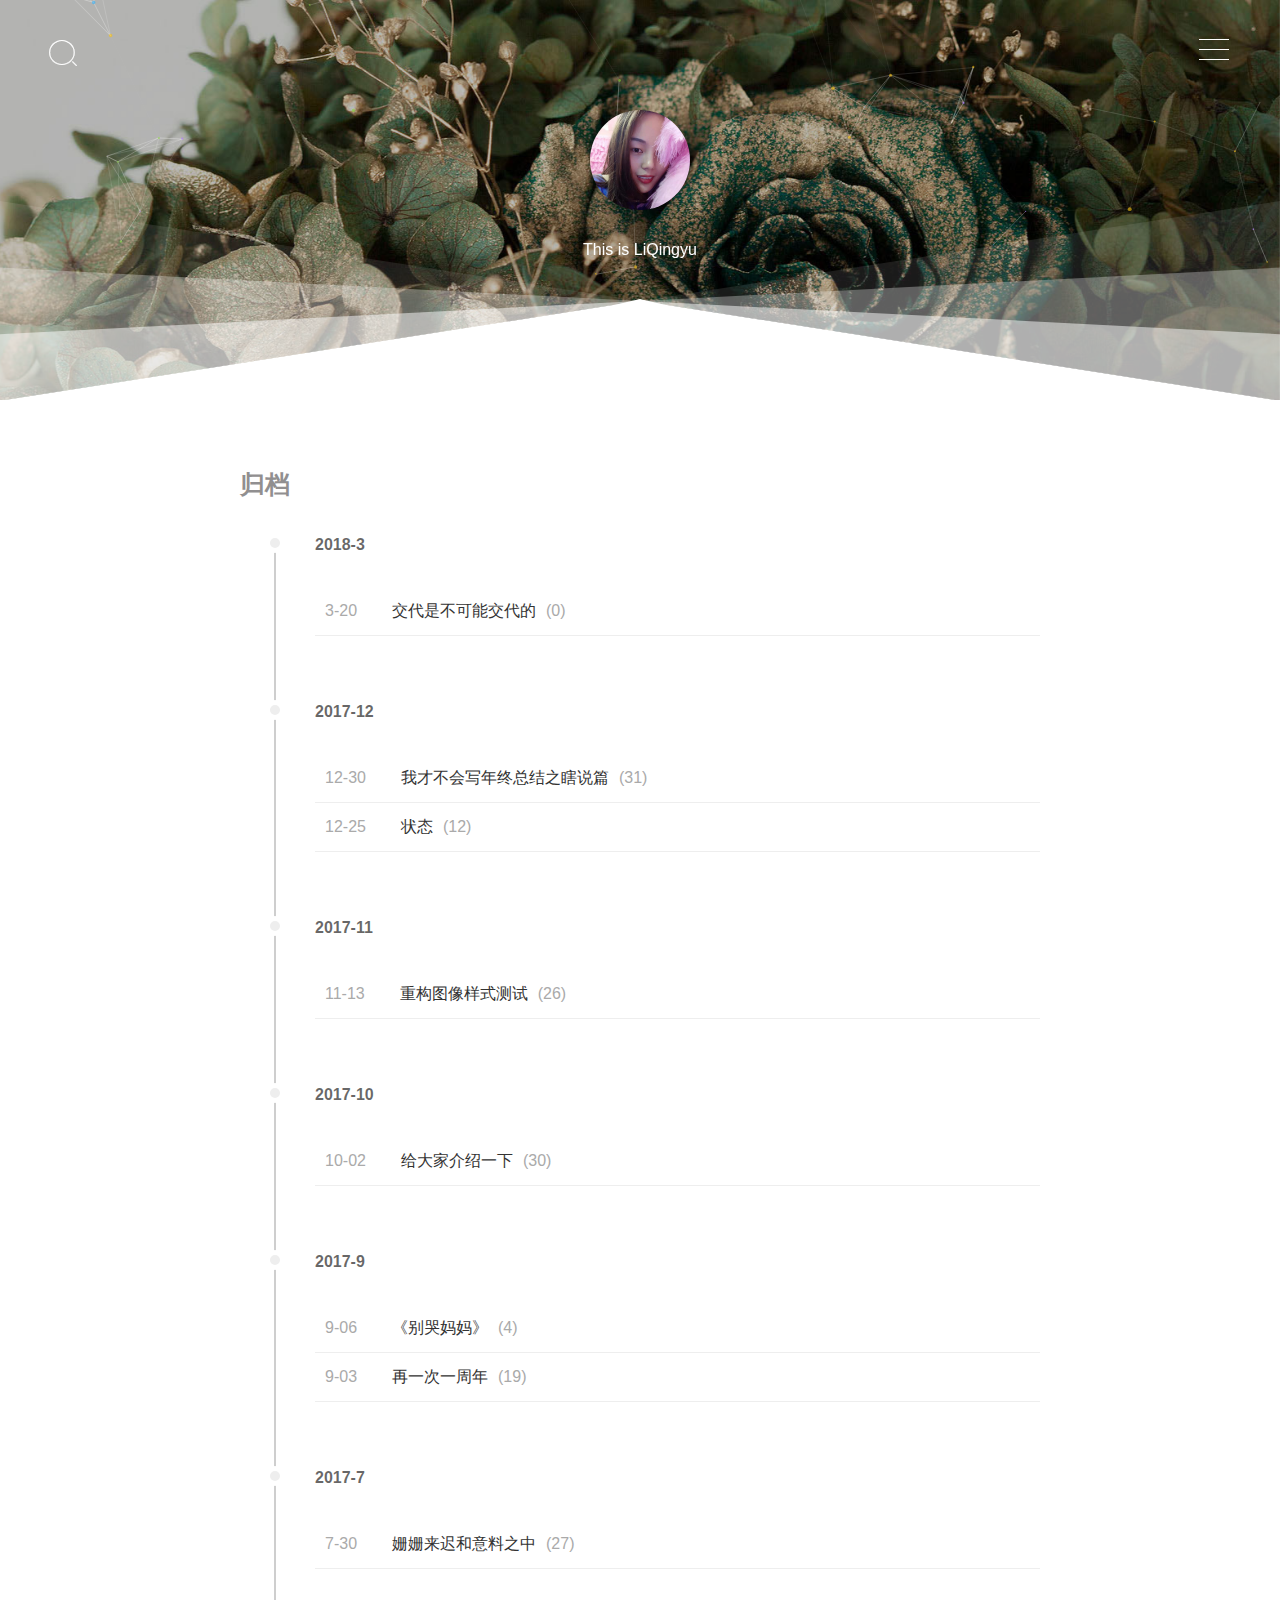
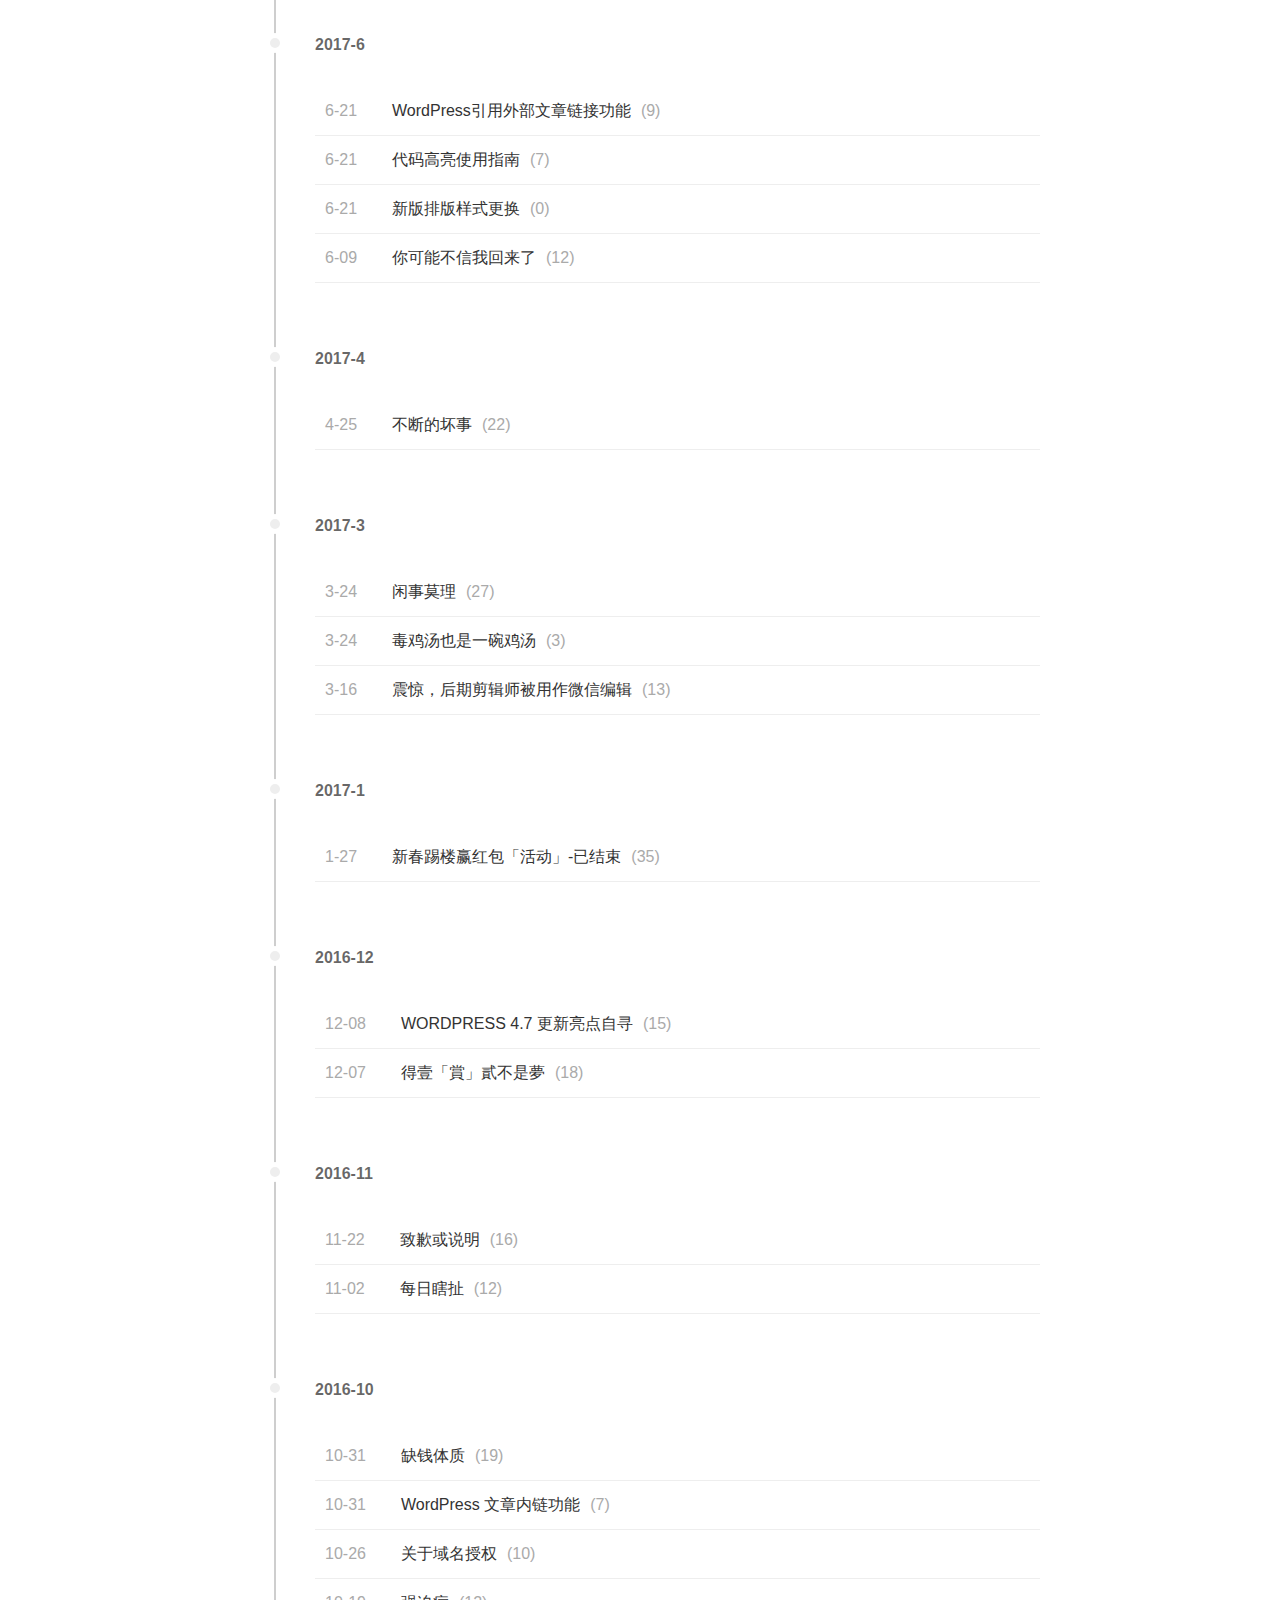
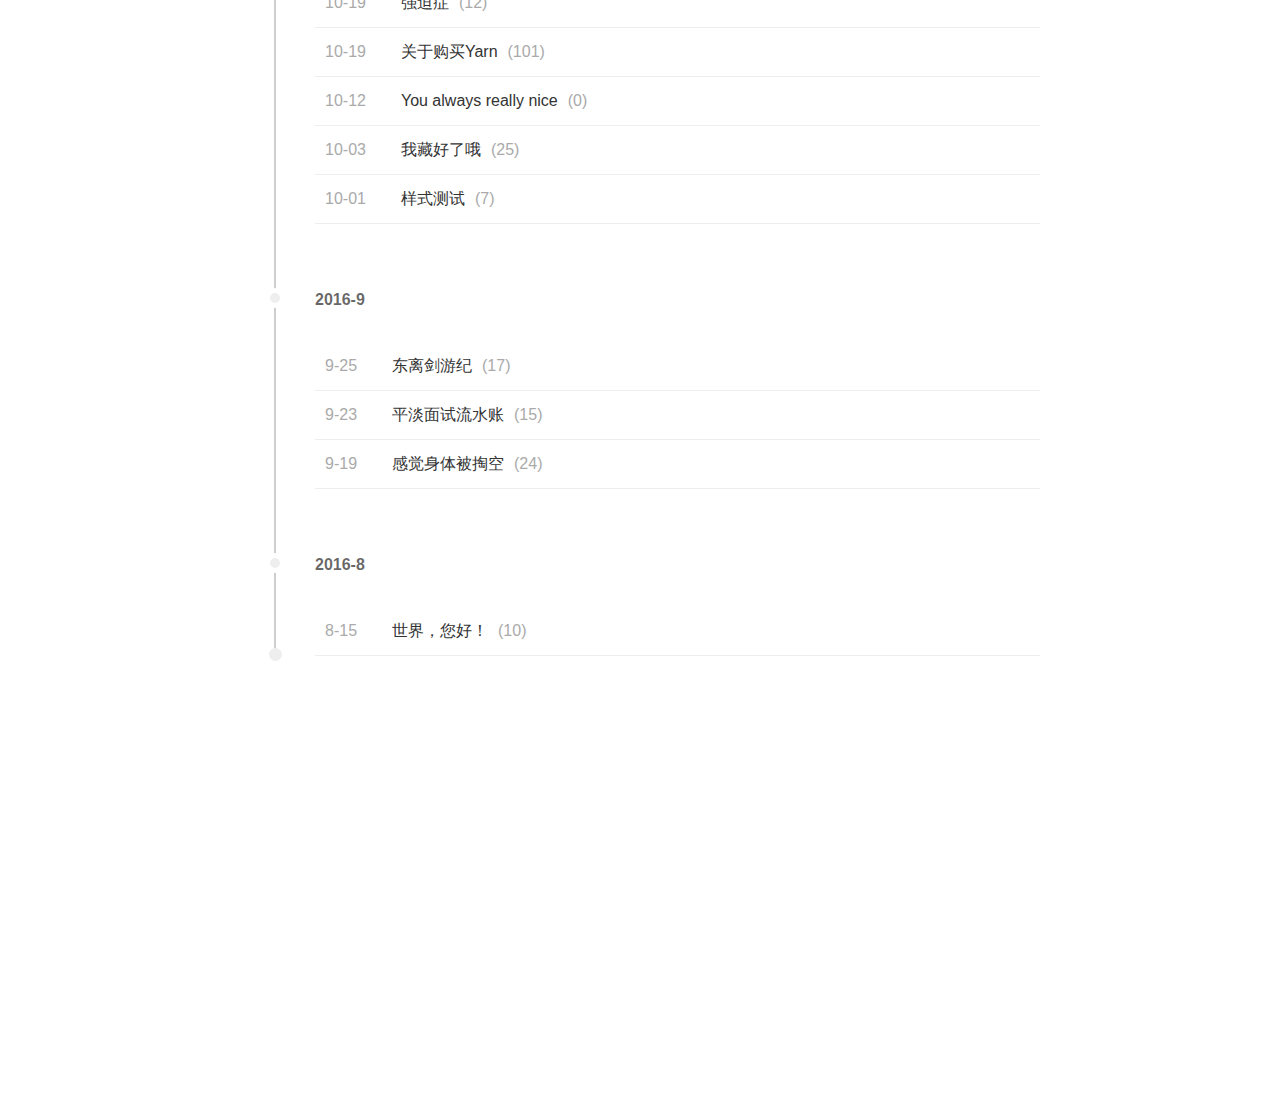
<file: archives.html>
<!doctype html>
<html lang="zh">

	<head>
		<meta http-equiv="Content-Type" content="text/html; charset=UTF-8" />
		<meta name="viewport" content="width=device-width, initial-scale=1, maximum-scale=1">
		<title>亲亲我的宝贝</title>
		<meta name="description" content="" />
		<meta name="keywords" content="" />
		<link rel="stylesheet" type="text/css" href="statics/css/index.css" media="all" />
	</head>

	<body class="home blog custom-background round-avatars">
		<div class="Yarn_Background" style="background-image: url( statics/images/47fb3c_.jpg);"></div>
		<form class="js-search search-form search-form--modal" method="get" action="search.html" role="search">
			<div class="search-form__inner">
				<div>
					<div id="search-container" class="ajax_search">
						<form method="get" id="searchform" action="">
							<div class="filter_container"><input type="text" value="" autocomplete="off" placeholder="Type then select or enter" name="s" id="search-input" />
								<ul id="search_filtered" class="search_filtered"></ul>
							</div>
							<input type="submit" name="submit" id="searchsubmit" class="searchsubmit" value="" />
						</form>
					</div>
				</div>
			</div>
		</form>
		<div class="navi" data-aos="fade-down">
			<div class="bt-nav">
				<div class="line line1"></div>
				<div class="line line2"></div>
				<div class="line line3"></div>
			</div>
			<div class="navbar animated fadeInRight">
				<div class="inner">
					<nav id="site-navigation" class="main-navigation">
						<div id="main-menu" class="main-menu-container">
							<div class="menu-menu-container">
								<ul id="primary-menu" class="menu">
									<li id="menu-item-17" class="menu-item menu-item-type-custom menu-item-object-custom current-menu-item current_page_item menu-item-home menu-item-17">
										<a href="index.html">首页</a>
									</li>
									<li id="menu-item-173" class="menu-item menu-item-type-post_type menu-item-object-page menu-item-173">
										<a href="update.html">更新</a>
									</li>
									<li id="menu-item-78" class="menu-item menu-item-type-post_type menu-item-object-page menu-item-78">
										<a href="link.html">链接</a>
									</li>
									<li id="menu-item-252" class="menu-item menu-item-type-post_type menu-item-object-page menu-item-has-children menu-item-252">
										<a href="archives.html">归档</a>
										<ul class="sub-menu">
											<li id="menu-item-165" class="menu-item menu-item-type-taxonomy menu-item-object-category menu-item-165">
												<a href="">theme</a>
											</li>
											<li id="menu-item-163" class="menu-item menu-item-type-taxonomy menu-item-object-category menu-item-163">
												<a href="">Happen</a>
											</li>
											<li id="menu-item-924" class="menu-item menu-item-type-taxonomy menu-item-object-category menu-item-924">
												<a href="">WeWork</a>
											</li>
											<li id="menu-item-164" class="menu-item menu-item-type-taxonomy menu-item-object-category menu-item-164">
												<a href="">WordPress</a>
											</li>
										</ul>
									</li>
									<li id="menu-item-57" class="menu-item menu-item-type-post_type menu-item-object-page menu-item-57">
										<a href="gustbook.html">留言</a>
									</li>
								</ul>
							</div>
						</div>
					</nav>
					<!-- #site-navigation -->
				</div>
			</div>
		</div>
		<div class="hebin" data-aos="fade-down">
			<i class=" js-toggle-search iconfont">&#xe60e;</i>
		</div>
		<header id="masthead" class="overlay animated from-bottom" itemprop="brand">
			<div class="site-branding text-center">
				<a href="">
					<figure>
						<img class="custom-logo avatar" src="statics/images/omikron.jpg" />
					</figure>
				</a>
				<h3 class="blog-description"><p>This is LiQingyu</p></h3>
			</div>
			<!-- .site-branding -->
			<div class="decor-part">
				<div id="particles-js"></div>
			</div>
			<div class="animation-header">
				<div class="decor-wrapper">
					<svg id="header-decor" class="decor bottom" xmlns="http://www.w3.org/2000/svg" version="1.1" viewBox="0 0 100 100" preserveAspectRatio="none">
						<path class="large left" d="M0 0 L50 50 L0 100" fill="rgba(255,255,255, .1)"></path>
						<path class="large right" d="M100 0 L50 50 L100 100" fill="rgba(255,255,255, .1)"></path>
						<path class="medium left" d="M0 100 L50 50 L0 33.3" fill="rgba(255,255,255, .3)"></path>
						<path class="medium right" d="M100 100 L50 50 L100 33.3" fill="rgba(255,255,255, .3)"></path>
						<path class="small left" d="M0 100 L50 50 L0 66.6" fill="rgba(255,255,255, .5)"></path>
						<path class="small right" d="M100 100 L50 50 L100 66.6" fill="rgba(255,255,255, .5)"></path>
						<path d="M0 99.9 L50 49.9 L100 99.9 L0 99.9" fill="rgba(255,255,255, 1)"></path>
						<path d="M48 52 L50 49 L52 52 L48 52" fill="rgba(255,255,255, 1)"></path>
					</svg>
				</div>
			</div>
		</header>
		<div id="main" class="content">
			<div class="container">
				<section class="post_content" itemscope itemtype="http://schema.org/Article">
					<header class="post_header">
						<h1 class="post_title">归档</h1>
					</header>
					<div class="post-Archive">
						<div id="archives">
							<div class='archive-title' id='arti-2018-3'>
								<h3>2018-3</h3>
								<div class='archives archives-3' data-date='2018-3'>
									<div class="brick">
										<a href=""><span class="time">3-20</span>交代是不可能交代的<span>(0)</span></a>
									</div>
								</div>
							</div>
							<div class='archive-title' id='arti-2017-12'>
								<h3>2017-12</h3>
								<div class='archives archives-12' data-date='2017-12'>
									<div class="brick">
										<a href=""><span class="time">12-30</span>我才不会写年终总结之瞎说篇<span>(31)</span></a>
									</div>
									<div class="brick">
										<a href=""><span class="time">12-25</span>状态<span>(12)</span></a>
									</div>
								</div>
							</div>
							<div class='archive-title' id='arti-2017-11'>
								<h3>2017-11</h3>
								<div class='archives archives-11' data-date='2017-11'>
									<div class="brick">
										<a href=""><span class="time">11-13</span>重构图像样式测试<span>(26)</span></a>
									</div>
								</div>
							</div>
							<div class='archive-title' id='arti-2017-10'>
								<h3>2017-10</h3>
								<div class='archives archives-10' data-date='2017-10'>
									<div class="brick">
										<a href=""><span class="time">10-02</span>给大家介绍一下<span>(30)</span></a>
									</div>
								</div>
							</div>
							<div class='archive-title' id='arti-2017-9'>
								<h3>2017-9</h3>
								<div class='archives archives-9' data-date='2017-9'>
									<div class="brick">
										<a href=""><span class="time">9-06</span>《别哭妈妈》<span>(4)</span></a>
									</div>
									<div class="brick">
										<a href=""><span class="time">9-03</span>再一次一周年<span>(19)</span></a>
									</div>
								</div>
							</div>
							<div class='archive-title' id='arti-2017-7'>
								<h3>2017-7</h3>
								<div class='archives archives-7' data-date='2017-7'>
									<div class="brick">
										<a href=""><span class="time">7-30</span>姗姗来迟和意料之中<span>(27)</span></a>
									</div>
								</div>
							</div>
							<div class='archive-title' id='arti-2017-6'>
								<h3>2017-6</h3>
								<div class='archives archives-6' data-date='2017-6'>
									<div class="brick">
										<a href=""><span class="time">6-21</span>WordPress引用外部文章链接功能<span>(9)</span></a>
									</div>
									<div class="brick">
										<a href=""><span class="time">6-21</span>代码高亮使用指南<span>(7)</span></a>
									</div>
									<div class="brick">
										<a href=""><span class="time">6-21</span>新版排版样式更换<span>(0)</span></a>
									</div>
									<div class="brick">
										<a href=""><span class="time">6-09</span>你可能不信我回来了<span>(12)</span></a>
									</div>
								</div>
							</div>
							<div class='archive-title' id='arti-2017-4'>
								<h3>2017-4</h3>
								<div class='archives archives-4' data-date='2017-4'>
									<div class="brick">
										<a href=""><span class="time">4-25</span>不断的坏事<span>(22)</span></a>
									</div>
								</div>
							</div>
							<div class='archive-title' id='arti-2017-3'>
								<h3>2017-3</h3>
								<div class='archives archives-3' data-date='2017-3'>
									<div class="brick">
										<a href=""><span class="time">3-24</span>闲事莫理<span>(27)</span></a>
									</div>
									<div class="brick">
										<a href=""><span class="time">3-24</span>毒鸡汤也是一碗鸡汤<span>(3)</span></a>
									</div>
									<div class="brick">
										<a href=""><span class="time">3-16</span>震惊，后期剪辑师被用作微信编辑<span>(13)</span></a>
									</div>
								</div>
							</div>
							<div class='archive-title' id='arti-2017-1'>
								<h3>2017-1</h3>
								<div class='archives archives-1' data-date='2017-1'>
									<div class="brick">
										<a href=""><span class="time">1-27</span>新春踢楼赢红包「活动」-已结束<span>(35)</span></a>
									</div>
								</div>
							</div>
							<div class='archive-title' id='arti-2016-12'>
								<h3>2016-12</h3>
								<div class='archives archives-12' data-date='2016-12'>
									<div class="brick">
										<a href=""><span class="time">12-08</span>WORDPRESS 4.7 更新亮点自寻<span>(15)</span></a>
									</div>
									<div class="brick">
										<a href=""><span class="time">12-07</span>得壹「賞」貳不是夢<span>(18)</span></a>
									</div>
								</div>
							</div>
							<div class='archive-title' id='arti-2016-11'>
								<h3>2016-11</h3>
								<div class='archives archives-11' data-date='2016-11'>
									<div class="brick">
										<a href=""><span class="time">11-22</span>致歉或说明<span>(16)</span></a>
									</div>
									<div class="brick">
										<a href=""><span class="time">11-02</span>每日瞎扯<span>(12)</span></a>
									</div>
								</div>
							</div>
							<div class='archive-title' id='arti-2016-10'>
								<h3>2016-10</h3>
								<div class='archives archives-10' data-date='2016-10'>
									<div class="brick">
										<a href=""><span class="time">10-31</span>缺钱体质<span>(19)</span></a>
									</div>
									<div class="brick">
										<a href=""><span class="time">10-31</span>WordPress 文章内链功能<span>(7)</span></a>
									</div>
									<div class="brick">
										<a href=""><span class="time">10-26</span>关于域名授权<span>(10)</span></a>
									</div>
									<div class="brick">
										<a href=""><span class="time">10-19</span>强迫症<span>(12)</span></a>
									</div>
									<div class="brick">
										<a href=""><span class="time">10-19</span>关于购买Yarn<span>(101)</span></a>
									</div>
									<div class="brick">
										<a href=""><span class="time">10-12</span>You always really nice<span>(0)</span></a>
									</div>
									<div class="brick">
										<a href=""><span class="time">10-03</span>我藏好了哦<span>(25)</span></a>
									</div>
									<div class="brick">
										<a href=""><span class="time">10-01</span>样式测试<span>(7)</span></a>
									</div>
								</div>
							</div>
							<div class='archive-title' id='arti-2016-9'>
								<h3>2016-9</h3>
								<div class='archives archives-9' data-date='2016-9'>
									<div class="brick">
										<a href=""><span class="time">9-25</span>东离剑游纪<span>(17)</span></a>
									</div>
									<div class="brick">
										<a href=""><span class="time">9-23</span>平淡面试流水账<span>(15)</span></a>
									</div>
									<div class="brick">
										<a href=""><span class="time">9-19</span>感觉身体被掏空<span>(24)</span></a>
									</div>
								</div>
							</div>
							<div class='archive-title' id='arti-2016-8'>
								<h3>2016-8</h3>
								<div class='archives archives-8' data-date='2016-8'>
									<div class="brick">
										<a href=""><span class="time">8-15</span>世界，您好！<span>(10)</span></a>
									</div>
								</div>
							</div>
						</div>
				</section>
				</div>
			</div>

			<footer id="footer" class="overlay animated from-top">
				<div class="decor-wrapper">
					<svg id="footer-decor" class="decor top" xmlns="http://www.w3.org/2000/svg" version="1.1" viewBox="0 0 100 100" preserveAspectRatio="none">
						<path class="large left" d="M0 0 L50 50 L0 100" fill="rgba(255,255,255, .1)"></path>
						<path class="large right" d="M100 0 L50 50 L100 100" fill="rgba(255,255,255, .1)"></path>
						<path class="medium left" d="M0 0 L50 50 L0 66.6" fill="rgba(255,255,255, .3)"></path>
						<path class="medium right" d="M100 0 L50 50 L100 66.6" fill="rgba(255,255,255, .3)"></path>
						<path class="small left" d="M0 0 L50 50 L0 33.3" fill="rgba(255,255,255, .5)"></path>
						<path class="small right" d="M100 0 L50 50 L100 33.3" fill="rgba(255,255,255, .5)"></path>
						<path d="M0 0 L50 50 L100 0 L0 0" fill="rgba(255,255,255, 1)"></path>
						<path d="M48 48 L50 51 L52 48 L48 48" fill="rgba(255,255,255, 1)"></path>
					</svg>
				</div>
				<div class="socialize" data-aos="zoom-in">
					<li>
						<a title="weibo" class="socialicon" href=""><i class="iconfont" aria-hidden="true">&#xe601;</i></a>
					</li>
					<li class="wechat">
						<a class="socialicon"><i class="iconfont">&#xe609;</i></a>
						<div class="wechatimg"><img src="statics/images/49D3746D-7519-B709-83E4-65BD1927C4E7.jpg"></div>
					</li>
					<li>
						<a title="QQ" class="socialicon" href="" target="_blank"><i class="iconfont" aria-hidden="true">&#xe616;</i></a>
					</li>
				</div>
				<div class="cr">
					Copyright&copy;2018. Design by
					<a href="">LiQingyu</a>
				</div>
				<script type='text/javascript' src='statics/js/jquery.min.js'></script>
				<script type='text/javascript' src='statics/js/plugins.js'></script>
				<script type='text/javascript' src='statics/js/script.js'></script>
				<script type='text/javascript' src='statics/js/particles.js'></script>
				<script type='text/javascript' src='statics/js/aos.js'></script>

	</body>

</html>
</file>
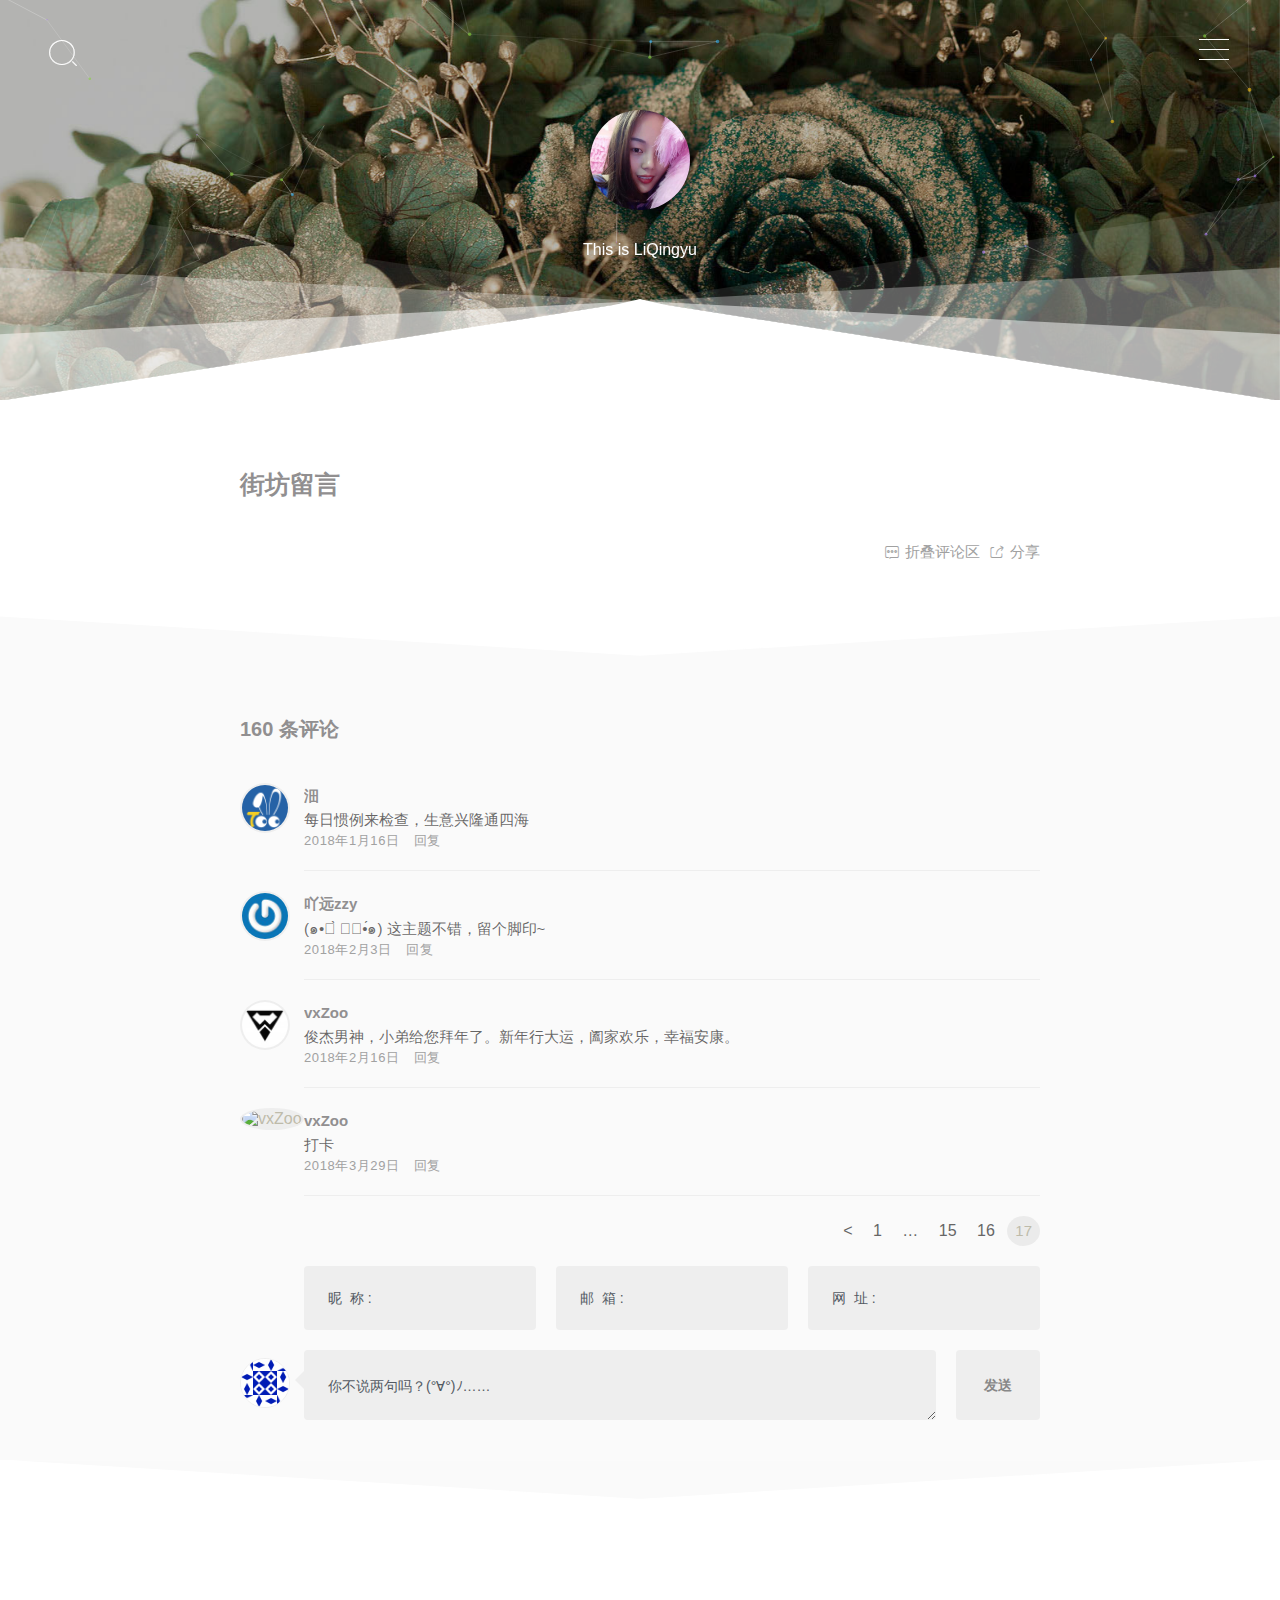
<file: gustbook.html>
<!doctype html>
<html lang="zh">

	<head>
    <meta http-equiv="Content-Type" content="text/html; charset=UTF-8" />
    <meta name="viewport" content="width=device-width, initial-scale=1, maximum-scale=1">
    <title>亲亲我的宝贝</title>
    <meta name="description" content="" />
    <meta name="keywords" content="" />
    <link rel="stylesheet" type="text/css" href="statics/css/index.css" media="all" />
</head>

<body class="home blog custom-background round-avatars">
    <div class="Yarn_Background" style="background-image: url( statics/images/47fb3c_.jpg);"></div>
    <form class="js-search search-form search-form--modal" method="get" action="search.html" role="search">
        <div class="search-form__inner">
            <div>
                <div id="search-container" class="ajax_search">
                    <form method="get" id="searchform" action="">
                        <div class="filter_container"><input type="text" value="" autocomplete="off" placeholder="Type then select or enter" name="s" id="search-input" />
                            <ul id="search_filtered" class="search_filtered"></ul>
                        </div>
                        <input type="submit" name="submit" id="searchsubmit" class="searchsubmit" value="" />
                    </form>
                </div>
            </div>
        </div>
    </form>
    <div class="navi" data-aos="fade-down">
        <div class="bt-nav">
            <div class="line line1"></div>
            <div class="line line2"></div>
            <div class="line line3"></div>
        </div>
        <div class="navbar animated fadeInRight">
            <div class="inner">
                <nav id="site-navigation" class="main-navigation">
                    <div id="main-menu" class="main-menu-container">
                        <div class="menu-menu-container">
                            <ul id="primary-menu" class="menu">
                                <li id="menu-item-17" class="menu-item menu-item-type-custom menu-item-object-custom current-menu-item current_page_item menu-item-home menu-item-17">
                                    <a href="index.html">首页</a>
                                </li>
                                <li id="menu-item-173" class="menu-item menu-item-type-post_type menu-item-object-page menu-item-173">
                                    <a href="update.html">更新</a>
                                </li>
                                <li id="menu-item-78" class="menu-item menu-item-type-post_type menu-item-object-page menu-item-78">
                                    <a href="link.html">链接</a>
                                </li>
                                <li id="menu-item-252" class="menu-item menu-item-type-post_type menu-item-object-page menu-item-has-children menu-item-252">
                                    <a href="archives.html">归档</a>
                                    <ul class="sub-menu">
                                        <li id="menu-item-165" class="menu-item menu-item-type-taxonomy menu-item-object-category menu-item-165">
                                            <a href="">theme</a>
                                        </li>
                                        <li id="menu-item-163" class="menu-item menu-item-type-taxonomy menu-item-object-category menu-item-163">
                                            <a href="">Happen</a>
                                        </li>
                                        <li id="menu-item-924" class="menu-item menu-item-type-taxonomy menu-item-object-category menu-item-924">
                                            <a href="">WeWork</a>
                                        </li>
                                        <li id="menu-item-164" class="menu-item menu-item-type-taxonomy menu-item-object-category menu-item-164">
                                            <a href="">WordPress</a>
                                        </li>
                                    </ul>
                                </li>
                                <li id="menu-item-57" class="menu-item menu-item-type-post_type menu-item-object-page menu-item-57">
                                    <a href="gustbook.html">留言</a>
                                </li>
                            </ul>
                        </div>
                    </div>
                </nav>
                <!-- #site-navigation -->
            </div>
        </div>
    </div>
    <div class="hebin" data-aos="fade-down">
        <i class=" js-toggle-search iconfont">&#xe60e;</i>
    </div>
    <header id="masthead" class="overlay animated from-bottom" itemprop="brand">
        <div class="site-branding text-center">
            <a href="">
                <figure>
                    <img class="custom-logo avatar" src="statics/images/omikron.jpg" />
                </figure>
            </a>
            <h3 class="blog-description">
                <p>This is LiQingyu</p>
            </h3>
        </div>
        <!-- .site-branding -->
        <div class="decor-part">
            <div id="particles-js"></div>
        </div>
        <div class="animation-header">
            <div class="decor-wrapper">
                <svg id="header-decor" class="decor bottom" xmlns="http://www.w3.org/2000/svg" version="1.1" viewBox="0 0 100 100" preserveAspectRatio="none">
                    <path class="large left" d="M0 0 L50 50 L0 100" fill="rgba(255,255,255, .1)"></path>
                    <path class="large right" d="M100 0 L50 50 L100 100" fill="rgba(255,255,255, .1)"></path>
                    <path class="medium left" d="M0 100 L50 50 L0 33.3" fill="rgba(255,255,255, .3)"></path>
                    <path class="medium right" d="M100 100 L50 50 L100 33.3" fill="rgba(255,255,255, .3)"></path>
                    <path class="small left" d="M0 100 L50 50 L0 66.6" fill="rgba(255,255,255, .5)"></path>
                    <path class="small right" d="M100 100 L50 50 L100 66.6" fill="rgba(255,255,255, .5)"></path>
                    <path d="M0 99.9 L50 49.9 L100 99.9 L0 99.9" fill="rgba(255,255,255, 1)"></path>
                    <path d="M48 52 L50 49 L52 52 L48 52" fill="rgba(255,255,255, 1)"></path>
                </svg>
            </div>
        </div>
    </header>
    <div id="main" class="content">
        <div class="container">
            <article id="post-2" class="js-gallery post-2 page type-page status-publish has-post-thumbnail hentry">
                <style>
                    .meta {
                        display: none;
                    }

                    #NextPrevPosts {
                        margin: 0;
                        visibility: hidden;
                    }
                </style>
                <section class="post_content">
                    <header class="post_header">
                        <h1 class="post_title">街坊留言</h1>
                    </header>

                    <div class="meta split split--responsive cf" style="display: block;">

                        <div id="social-share"><span class="entypo-share"><i class="iconfont">&#xe614;</i>分享</span></div>
                        <div class="slide">
                            <a class="btn-slide" title="switch down"><i class="iconfont">&#xe615;</i>折叠评论区</a>
                        </div>
                    </div>
                </section>
            </article>
        </div>
        <svg id="upTriangleColor" width="100%" height="40" viewBox="0 0 100 102" preserveAspectRatio="none">
            <path d="M0 0 L50 100 L100 0 Z"></path>
        </svg>
        <div id="social">
            <ul>
                <li>
                    <a href="" title="qzone" target="_blank"><i class="iconfont">&#xe67f;</i></a>
                </li>
                <li>
                    <a href="" title="weibo" target="_blank"><i class="iconfont">&#xe680;</i></a>
                </li>
                <li>
                    <a href="" title="douban" target="_blank"><i class="iconfont">&#xe681;</i></a>
                </li>
                <li>
                    <a href="" title="twitter" target="_blank"><i class="iconfont">&#xe683;</i></a>
                </li>
            </ul>
        </div>
        <div id="panel">
            <div class="comment-area">
                <section class="comments">
                    <div class="comments-main">
                        <div id="comments-list-title"><span>160</span> 条评论 </div>
                        <div id="loading-comments">
                            <div class="host">
                                <div class="loading loading-0"></div>
                                <div class="loading loading-1"></div>
                                <div class="loading loading-2"></div>
                            </div>
                        </div>
                        <ul class="commentwrap">
                            <li class="comment even thread-even depth-1" id="li-comment-">
                                <div id="comment-936" class="comment_body contents">
                                    <div class="profile">
                                        <a href=""><img src="statics/images/d9885b7dc7a78f9cadfb81be7512d630.png" class="gravatar" alt="沺"></a>
                                    </div>
                                    <div class="main shadow">
                                        <div class="commentinfo">
                                            <section class="commeta">
                                                <div class="shang">
                                                    <h4 class="author"><a href="" target="_blank"><img src="statics/images/d9885b7dc7a78f9cadfb81be7512d630.png" class="gravatarsmall" alt="沺">沺</a></h4>
                                                </div>
                                            </section>
                                        </div>
                                        <div class="body">
                                            <p>每日惯例来检查，生意兴隆通四海</p>
                                        </div>
                                        <div class="xia info">
                                            <span><time datetime="2018-01-16">2018年1月16日</time></span>
                                            <span><a rel='nofollow' class='comment-reply-link' href='' onclick='return addComment.moveForm( "comment-936", "936", "respond", "2" )' aria-label='回复给沺'>回复</a></span>
                                        </div>
                                    </div>
                                </div>
                            </li>
                            <!-- #comment-## -->
                            <li class="comment odd alt thread-odd thread-alt depth-1" id="li-comment-">
                                <div id="comment-949" class="comment_body contents">
                                    <div class="profile">
                                        <a href=""><img src="statics/images/573594c6f0bb6559381e5acf27845208.jpg" class="gravatar" alt="吖远zzy"></a>
                                    </div>
                                    <div class="main shadow">
                                        <div class="commentinfo">
                                            <section class="commeta">
                                                <div class="shang">
                                                    <h4 class="author"><a href="" target="_blank"><img src="statics/images/573594c6f0bb6559381e5acf27845208.jpg" class="gravatarsmall" alt="吖远zzy">吖远zzy</a></h4>
                                                </div>
                                            </section>
                                        </div>
                                        <div class="body">
                                            <p>(๑•॒̀ ູ॒•́๑) 这主题不错，留个脚印~</p>
                                        </div>
                                        <div class="xia info">
                                            <span><time datetime="2018-02-03">2018年2月3日</time></span>
                                            <span><a rel='nofollow' class='comment-reply-link' href='' onclick='return addComment.moveForm( "comment-949", "949", "respond", "2" )' aria-label='回复给吖远zzy'>回复</a></span>
                                        </div>
                                    </div>
                                </div>
                            </li>
                            <!-- #comment-## -->
                            <li class="comment even thread-even depth-1" id="li-comment-">
                                <div id="comment-959" class="comment_body contents">
                                    <div class="profile">
                                        <a href=""><img src="statics/images/b8b61f04b19de2e728bfef9dcc4332d5.jpeg" class="gravatar" alt="vxZoo"></a>
                                    </div>
                                    <div class="main shadow">
                                        <div class="commentinfo">
                                            <section class="commeta">
                                                <div class="shang">
                                                    <h4 class="author"><a href="" target="_blank"><img src="statics/images/b8b61f04b19de2e728bfef9dcc4332d5.jpeg" class="gravatarsmall" alt="vxZoo">vxZoo</a></h4>
                                                </div>
                                            </section>
                                        </div>
                                        <div class="body">
                                            <p>俊杰男神，小弟给您拜年了。新年行大运，阖家欢乐，幸福安康。</p>
                                        </div>
                                        <div class="xia info">
                                            <span><time datetime="2018-02-16">2018年2月16日</time></span>
                                            <span><a rel='nofollow' class='comment-reply-link' href='' onclick='return addComment.moveForm( "comment-959", "959", "respond", "2" )' aria-label='回复给vxZoo'>回复</a></span>
                                        </div>
                                    </div>
                                </div>
                            </li>
                            <!-- #comment-## -->
                            <li class="comment odd alt thread-odd thread-alt depth-1" id="li-comment-">
                                <div id="comment-986" class="comment_body contents">
                                    <div class="profile">
                                        <a href=""><img src="statics/images/b8b61f04b19de2e728bfef9dcc4332d5.jpeg" class="gravatar" alt="vxZoo"></a>
                                    </div>
                                    <div class="main shadow">
                                        <div class="commentinfo">
                                            <section class="commeta">
                                                <div class="shang">
                                                    <h4 class="author"><a href="" target="_blank"><img src="statics/images/b8b61f04b19de2e728bfef9dcc4332d5.jpeg" class="gravatarsmall" alt="vxZoo">vxZoo</a></h4>
                                                </div>
                                            </section>
                                        </div>
                                        <div class="body">
                                            <p>打卡</p>
                                        </div>
                                        <div class="xia info">
                                            <span><time datetime="2018-03-29">2018年3月29日</time></span>
                                            <span><a rel='nofollow' class='comment-reply-link' href='' onclick='return addComment.moveForm( "comment-986", "986", "respond", "2" )' aria-label='回复给vxZoo'>回复</a></span>
                                        </div>
                                    </div>
                                </div>
                            </li>
                            <!-- #comment-## -->
                        </ul>
                        <nav id="comments-navi">
                            <a class="prev page-numbers" href="">
                                <</a> <a class='page-numbers' href='#'>1
                            </a>
                            <span class="page-numbers dots">&hellip;</span>
                            <a class='page-numbers' href='#'>15</a>
                            <a class='page-numbers' href='#'>16</a>
                            <span aria-current='page' class='page-numbers current'>17</span></nav>
                        <div id="respond" class="comment-respond">
                            <h6 id="replytitle" class="comment-reply-title"><a rel="nofollow" id="cancel-comment-reply-link" href="" style="display:none;">取消</a></h6>
                            <form action="#" method="post" id="commentform" class="clearfix">
                                <div class="clearfix"></div>
                                <div class="author-info">
                                    <input type="text" name="author" id="author" placeholder="昵  称 : " value="" tabindex="1" title="Name (required)" />
                                    <input type="text" name="email" id="email" placeholder="邮  箱 : " value="" tabindex="2" title="E-mail(will not be published) required" />
                                    <input type="text" name="url" id="url" placeholder="网  址 : " value="" tabindex="3" title="Website" />
                                </div>
                                <div class="clearfix"></div>
                                <input type='hidden' name='comment_post_ID' value='2' id='comment_post_ID' />
                                <input type='hidden' name='comment_parent' id='comment_parent' value='0' />
                                <p style="display: none;"><input type="hidden" id="akismet_comment_nonce" name="akismet_comment_nonce" value="44ac0661b8" /></p>
                                <p style="display: none;"><input type="hidden" id="ak_js" name="ak_js" value="105" /></p>
                                <div class="comment-form-info">
                                    <div class="real-time-gravatar"> <img id="real-time-gravatar" src="statics/images/d41d8cd98f00b204e9800998ecf8427e.png" alt="gravatar头像" />
                                    </div>
                                    <p class="input-row">
                                        <i class="row-icon"></i>
                                        <textarea class="text_area" rows="3" cols="80" name="comment" id="comment" tabindex="4" placeholder="你不说两句吗？(°∀°)ﾉ……"></textarea>
                                        <input type="submit" name="submit" class="button" id="submit" tabindex="5" value="发送" />
                                    </p>
                                </div>
                            </form>
                        </div>
                    </div>
                </section>
            </div>
        </div>
        <svg id="dwTriangleColor" width="100%" height="40" viewBox="0 0 100 102" preserveAspectRatio="none">
            <path d="M0 0 L50 100 L100 0 Z"></path>
        </svg>
        <div class="wrapper">
        </div>
    </div>

    <footer id="footer" class="overlay animated from-top">
        <div class="decor-wrapper">
            <svg id="footer-decor" class="decor top" xmlns="http://www.w3.org/2000/svg" version="1.1" viewBox="0 0 100 100" preserveAspectRatio="none">
                <path class="large left" d="M0 0 L50 50 L0 100" fill="rgba(255,255,255, .1)"></path>
                <path class="large right" d="M100 0 L50 50 L100 100" fill="rgba(255,255,255, .1)"></path>
                <path class="medium left" d="M0 0 L50 50 L0 66.6" fill="rgba(255,255,255, .3)"></path>
                <path class="medium right" d="M100 0 L50 50 L100 66.6" fill="rgba(255,255,255, .3)"></path>
                <path class="small left" d="M0 0 L50 50 L0 33.3" fill="rgba(255,255,255, .5)"></path>
                <path class="small right" d="M100 0 L50 50 L100 33.3" fill="rgba(255,255,255, .5)"></path>
                <path d="M0 0 L50 50 L100 0 L0 0" fill="rgba(255,255,255, 1)"></path>
                <path d="M48 48 L50 51 L52 48 L48 48" fill="rgba(255,255,255, 1)"></path>
            </svg>
        </div>
        <div class="socialize" data-aos="zoom-in">
            <li>
                <a title="weibo" class="socialicon" href=""><i class="iconfont" aria-hidden="true">&#xe601;</i></a>
            </li>
            <li class="wechat">
                <a class="socialicon"><i class="iconfont">&#xe609;</i></a>
                <div class="wechatimg"><img src="statics/images/49D3746D-7519-B709-83E4-65BD1927C4E7.jpg"></div>
            </li>
            <li>
                <a title="QQ" class="socialicon" href="" target="_blank"><i class="iconfont" aria-hidden="true">&#xe616;</i></a>
            </li>
        </div>
        <div class="cr">
            Copyright&copy;2018. Design by
            <a href="">LiQingyu</a>
        </div>
        <script type='text/javascript' src='statics/js/jquery.min.js'></script>
        <script type='text/javascript' src='statics/js/plugins.js'></script>
        <script type='text/javascript' src='statics/js/script.js'></script>
        <script type='text/javascript' src='statics/js/particles.js'></script>
        <script type='text/javascript' src='statics/js/aos.js'></script>

</body>

</html>
</file>
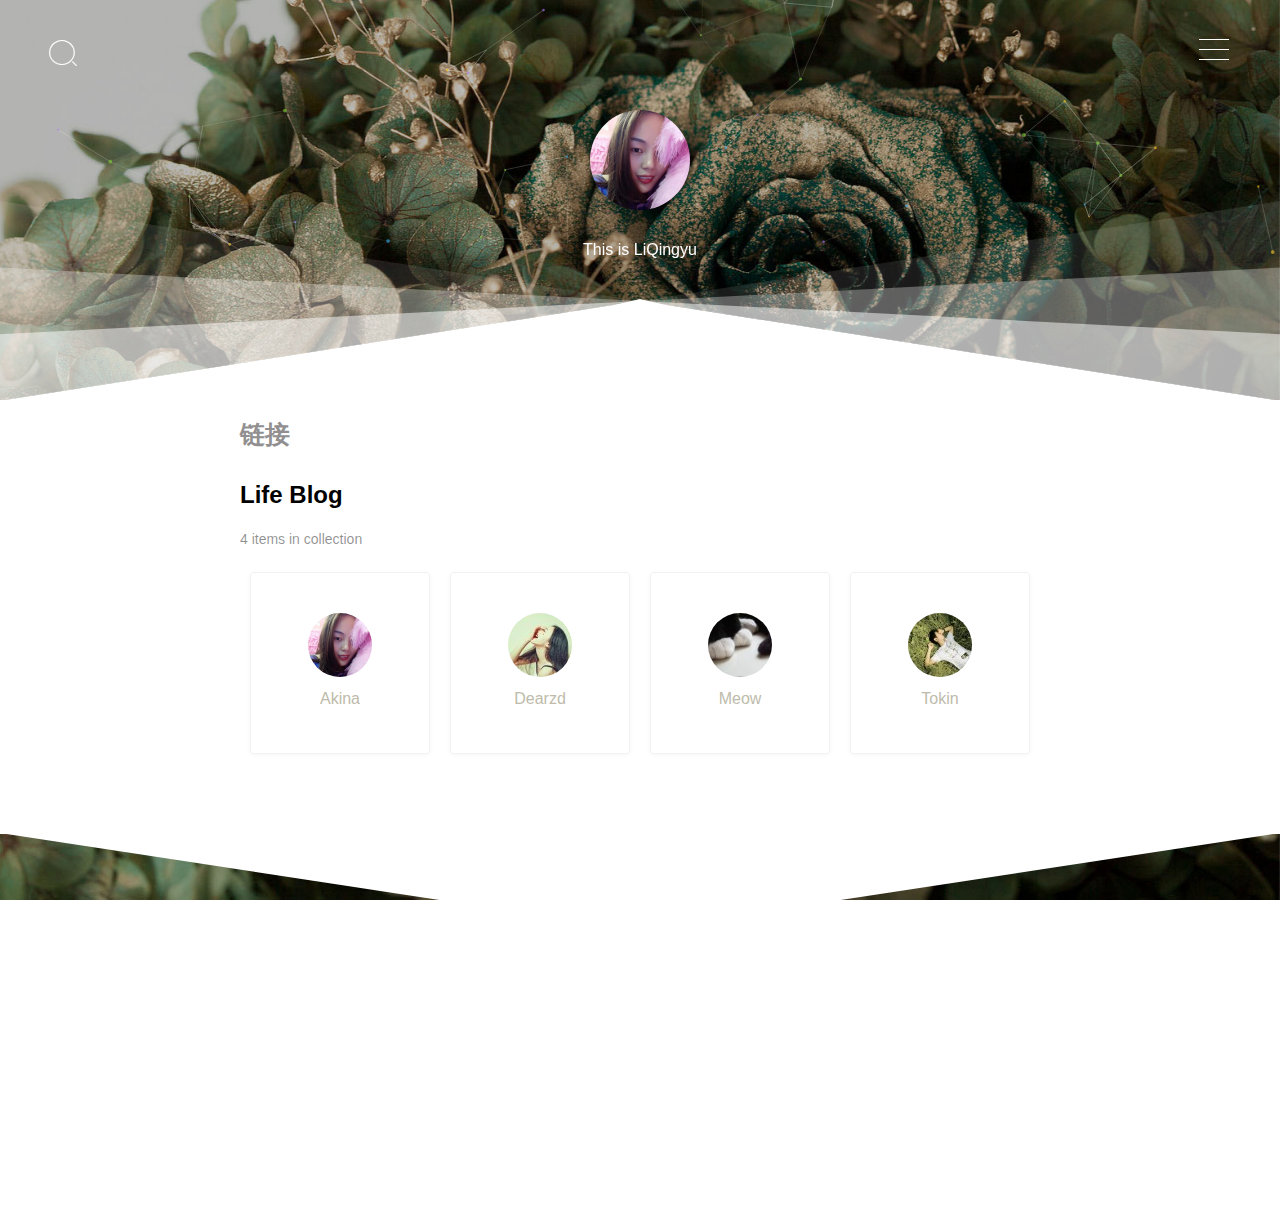
<file: link.html>
<!doctype html>
<html lang="zh">

<head>
    <meta http-equiv="Content-Type" content="text/html; charset=UTF-8" />
    <meta name="viewport" content="width=device-width, initial-scale=1, maximum-scale=1">
    <title>亲亲我的宝贝</title>
    <meta name="description" content="" />
    <meta name="keywords" content="" />
    <link rel="stylesheet" type="text/css" href="statics/css/index.css" media="all" />
</head>

<body class="home blog custom-background round-avatars">
    <div class="Yarn_Background" style="background-image: url( statics/images/47fb3c_.jpg);"></div>
    <form class="js-search search-form search-form--modal" method="get" action="search.html" role="search">
        <div class="search-form__inner">
            <div>
                <div id="search-container" class="ajax_search">
                    <form method="get" id="searchform" action="">
                        <div class="filter_container"><input type="text" value="" autocomplete="off" placeholder="Type then select or enter" name="s" id="search-input" />
                            <ul id="search_filtered" class="search_filtered"></ul>
                        </div>
                        <input type="submit" name="submit" id="searchsubmit" class="searchsubmit" value="" />
                    </form>
                </div>
            </div>
        </div>
    </form>
    <div class="navi" data-aos="fade-down">
        <div class="bt-nav">
            <div class="line line1"></div>
            <div class="line line2"></div>
            <div class="line line3"></div>
        </div>
        <div class="navbar animated fadeInRight">
            <div class="inner">
                <nav id="site-navigation" class="main-navigation">
                    <div id="main-menu" class="main-menu-container">
                        <div class="menu-menu-container">
                            <ul id="primary-menu" class="menu">
                                <li id="menu-item-17" class="menu-item menu-item-type-custom menu-item-object-custom current-menu-item current_page_item menu-item-home menu-item-17">
                                    <a href="index.html">首页</a>
                                </li>
                                <li id="menu-item-173" class="menu-item menu-item-type-post_type menu-item-object-page menu-item-173">
                                    <a href="update.html">更新</a>
                                </li>
                                <li id="menu-item-78" class="menu-item menu-item-type-post_type menu-item-object-page menu-item-78">
                                    <a href="link.html">链接</a>
                                </li>
                                <li id="menu-item-252" class="menu-item menu-item-type-post_type menu-item-object-page menu-item-has-children menu-item-252">
                                    <a href="archives.html">归档</a>
                                    <ul class="sub-menu">
                                        <li id="menu-item-165" class="menu-item menu-item-type-taxonomy menu-item-object-category menu-item-165">
                                            <a href="">theme</a>
                                        </li>
                                        <li id="menu-item-163" class="menu-item menu-item-type-taxonomy menu-item-object-category menu-item-163">
                                            <a href="">Happen</a>
                                        </li>
                                        <li id="menu-item-924" class="menu-item menu-item-type-taxonomy menu-item-object-category menu-item-924">
                                            <a href="">WeWork</a>
                                        </li>
                                        <li id="menu-item-164" class="menu-item menu-item-type-taxonomy menu-item-object-category menu-item-164">
                                            <a href="">WordPress</a>
                                        </li>
                                    </ul>
                                </li>
                                <li id="menu-item-57" class="menu-item menu-item-type-post_type menu-item-object-page menu-item-57">
                                    <a href="gustbook.html">留言</a>
                                </li>
                            </ul>
                        </div>
                    </div>
                </nav>
                <!-- #site-navigation -->
            </div>
        </div>
    </div>
    <div class="hebin" data-aos="fade-down">
        <i class=" js-toggle-search iconfont">&#xe60e;</i>
    </div>
    <header id="masthead" class="overlay animated from-bottom" itemprop="brand">
        <div class="site-branding text-center">
            <a href="">
                <figure>
                    <img class="custom-logo avatar" src="statics/images/omikron.jpg" />
                </figure>
            </a>
            <h3 class="blog-description">
                <p>This is LiQingyu</p>
            </h3>
        </div>
        <!-- .site-branding -->
        <div class="decor-part">
            <div id="particles-js"></div>
        </div>
        <div class="animation-header">
            <div class="decor-wrapper">
                <svg id="header-decor" class="decor bottom" xmlns="http://www.w3.org/2000/svg" version="1.1" viewBox="0 0 100 100" preserveAspectRatio="none">
                    <path class="large left" d="M0 0 L50 50 L0 100" fill="rgba(255,255,255, .1)"></path>
                    <path class="large right" d="M100 0 L50 50 L100 100" fill="rgba(255,255,255, .1)"></path>
                    <path class="medium left" d="M0 100 L50 50 L0 33.3" fill="rgba(255,255,255, .3)"></path>
                    <path class="medium right" d="M100 100 L50 50 L100 33.3" fill="rgba(255,255,255, .3)"></path>
                    <path class="small left" d="M0 100 L50 50 L0 66.6" fill="rgba(255,255,255, .5)"></path>
                    <path class="small right" d="M100 100 L50 50 L100 66.6" fill="rgba(255,255,255, .5)"></path>
                    <path d="M0 99.9 L50 49.9 L100 99.9 L0 99.9" fill="rgba(255,255,255, 1)"></path>
                    <path d="M48 52 L50 49 L52 52 L48 52" fill="rgba(255,255,255, 1)"></path>
                </svg>
            </div>
        </div>
    </header>
    <div id="main" class="content">
        <div class="container">
            <style>
                body.custom-background {
                    background: #fff
                }

                .container {
                    padding: 10px 0px;
                }
            </style>
            <section class="post_content">
                <header class="post_header">
                    <h1 class="post_title">链接</h1>
                </header>
                <div class="links">
                    <h3 class="catalog-title">Life Blog</h3>
                    <div class="catalog-description"></div>
                    <div class="catalog-share">4 items in collection</div>
                    <div class="userItems">
                        <div class="userItem">
                            <div class="userItem--inner">
                                <div class="userItem-content"><img alt='' src='statics/images/8e5da64c712d2bb59235d8d746108cb1.jpg' class='avatar avatar-64 photo' height='64' width='64' />
                                    <div class="userItem-name">
                                        <a class="link link--primary" href="#" target="_blank">Akina</a>
                                    </div>
                                </div>
                            </div>
                        </div>
                        <div class="userItem">
                            <div class="userItem--inner">
                                <div class="userItem-content"><img alt='' src='statics/images/89aeed9e656e1f7fbb04691aa3b38252.jpeg' class='avatar avatar-64 photo' height='64' width='64' />
                                    <div class="userItem-name">
                                        <a class="link link--primary" href="#" target="_blank">Dearzd</a>
                                    </div>
                                </div>
                            </div>
                        </div>
                        <div class="userItem">
                            <div class="userItem--inner">
                                <div class="userItem-content"><img alt='' src='statics/images/d52a89521eb0cdb4efb343fb63ce3986.jpeg' class='avatar avatar-64 photo' height='64' width='64' />
                                    <div class="userItem-name">
                                        <a class="link link--primary" href="#" target="_blank">Meow</a>
                                    </div>
                                </div>
                            </div>
                        </div>
                        <div class="userItem">
                            <div class="userItem--inner">
                                <div class="userItem-content"><img alt='' src='statics/images/22278c1d83002246dca48b52e306b1c9.jpeg' class='avatar avatar-64 photo' height='64' width='64' />
                                    <div class="userItem-name">
                                        <a class="link link--primary" href="#" target="_blank">Tokin</a>
                                    </div>
                                </div>
                            </div>
                        </div>
                    </div>
                </div>
            </section>
        </div>
    </div>

    <footer id="footer" class="overlay animated from-top">
        <div class="decor-wrapper">
            <svg id="footer-decor" class="decor top" xmlns="http://www.w3.org/2000/svg" version="1.1" viewBox="0 0 100 100" preserveAspectRatio="none">
                <path class="large left" d="M0 0 L50 50 L0 100" fill="rgba(255,255,255, .1)"></path>
                <path class="large right" d="M100 0 L50 50 L100 100" fill="rgba(255,255,255, .1)"></path>
                <path class="medium left" d="M0 0 L50 50 L0 66.6" fill="rgba(255,255,255, .3)"></path>
                <path class="medium right" d="M100 0 L50 50 L100 66.6" fill="rgba(255,255,255, .3)"></path>
                <path class="small left" d="M0 0 L50 50 L0 33.3" fill="rgba(255,255,255, .5)"></path>
                <path class="small right" d="M100 0 L50 50 L100 33.3" fill="rgba(255,255,255, .5)"></path>
                <path d="M0 0 L50 50 L100 0 L0 0" fill="rgba(255,255,255, 1)"></path>
                <path d="M48 48 L50 51 L52 48 L48 48" fill="rgba(255,255,255, 1)"></path>
            </svg>
        </div>
        <div class="socialize" data-aos="zoom-in">
            <li>
                <a title="weibo" class="socialicon" href=""><i class="iconfont" aria-hidden="true">&#xe601;</i></a>
            </li>
            <li class="wechat">
                <a class="socialicon"><i class="iconfont">&#xe609;</i></a>
                <div class="wechatimg"><img src="statics/images/49D3746D-7519-B709-83E4-65BD1927C4E7.jpg"></div>
            </li>
            <li>
                <a title="QQ" class="socialicon" href="" target="_blank"><i class="iconfont" aria-hidden="true">&#xe616;</i></a>
            </li>
        </div>
        <div class="cr">
            Copyright&copy;2018. Design by
            <a href="">LiQingyu</a>
        </div>
        <script type='text/javascript' src='statics/js/jquery.min.js'></script>
        <script type='text/javascript' src='statics/js/plugins.js'></script>
        <script type='text/javascript' src='statics/js/script.js'></script>
        <script type='text/javascript' src='statics/js/particles.js'></script>
        <script type='text/javascript' src='statics/js/aos.js'></script>

</body>

</html>
</file>
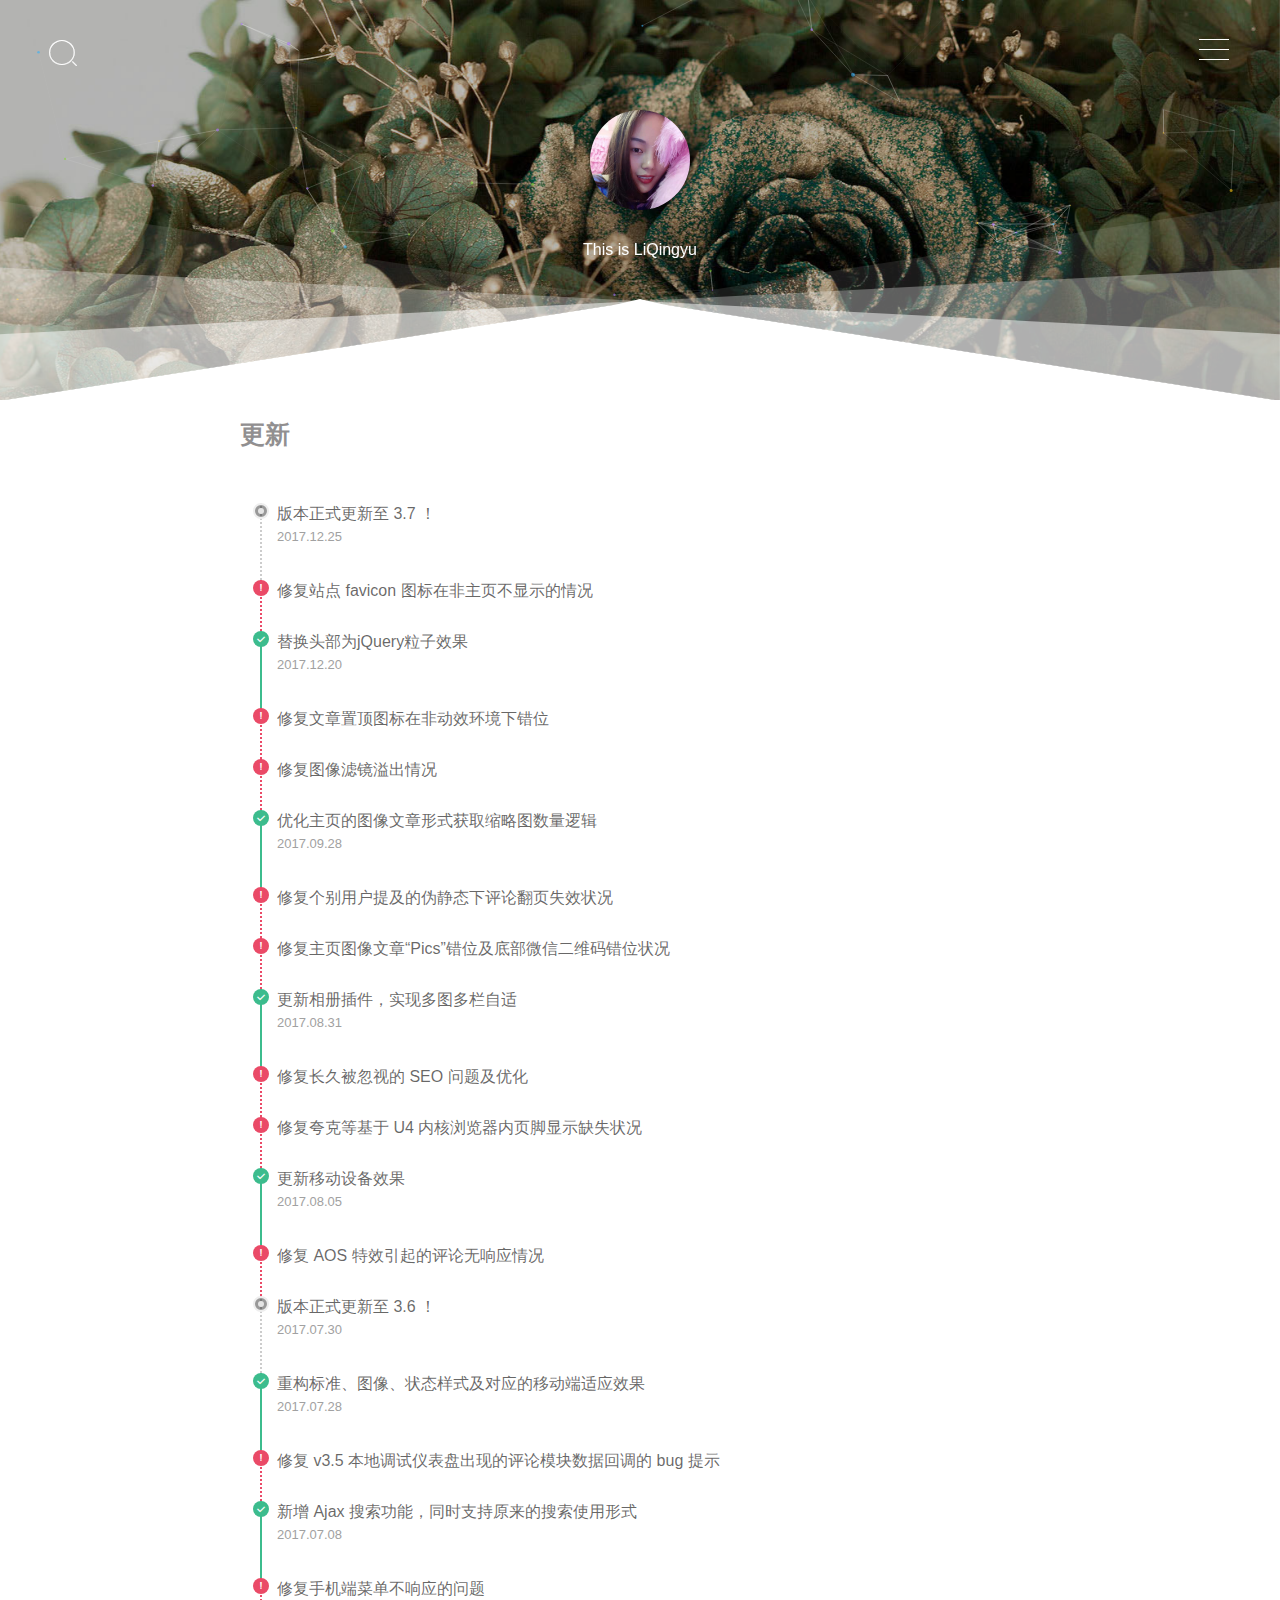
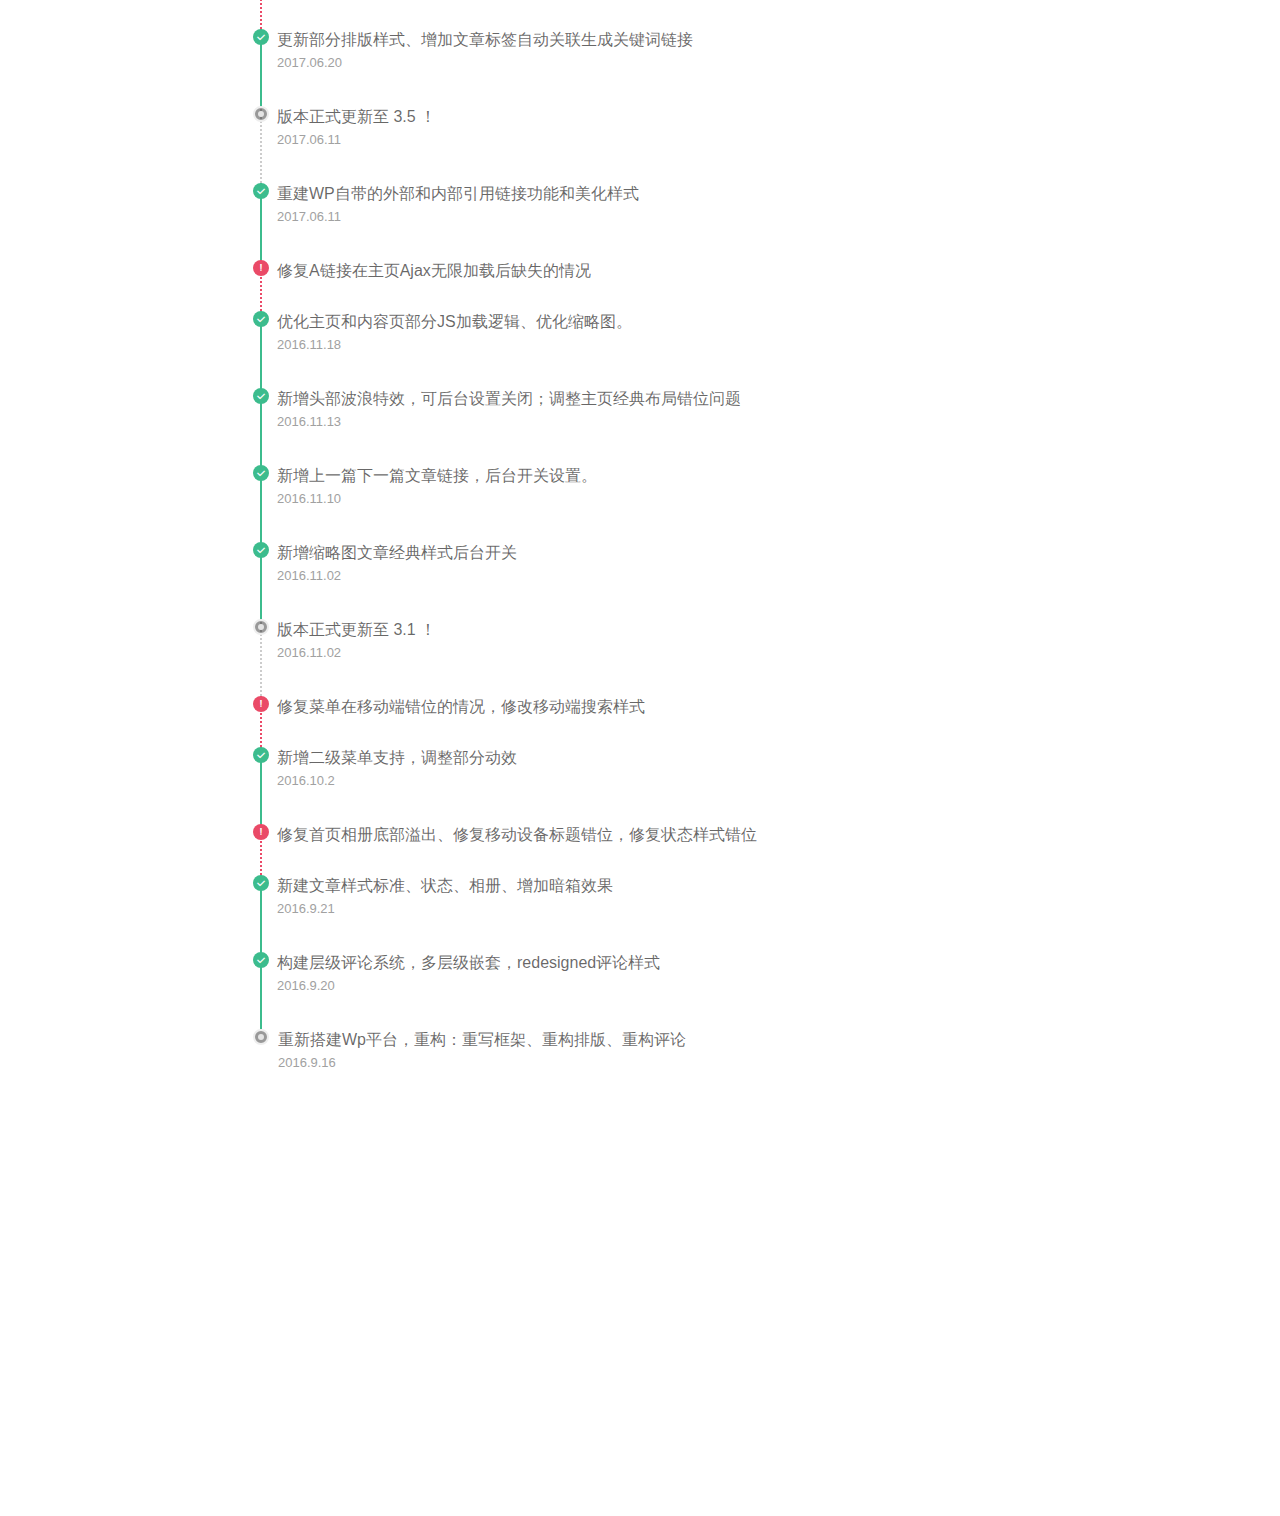
<file: update.html>
<!doctype html>
<html lang="zh">

<head>
    <meta http-equiv="Content-Type" content="text/html; charset=UTF-8" />
    <meta name="viewport" content="width=device-width, initial-scale=1, maximum-scale=1">
    <title>亲亲我的宝贝</title>
    <meta name="description" content="" />
    <meta name="keywords" content="" />
    <link rel="stylesheet" type="text/css" href="statics/css/index.css" media="all" />
</head>

<body class="home blog custom-background round-avatars">
    <div class="Yarn_Background" style="background-image: url( statics/images/47fb3c_.jpg);"></div>
    <form class="js-search search-form search-form--modal" method="get" action="search.html" role="search">
        <div class="search-form__inner">
            <div>
                <div id="search-container" class="ajax_search">
                    <form method="get" id="searchform" action="">
                        <div class="filter_container"><input type="text" value="" autocomplete="off" placeholder="Type then select or enter" name="s" id="search-input" />
                            <ul id="search_filtered" class="search_filtered"></ul>
                        </div>
                        <input type="submit" name="submit" id="searchsubmit" class="searchsubmit" value="" />
                    </form>
                </div>
            </div>
        </div>
    </form>
    <div class="navi" data-aos="fade-down">
        <div class="bt-nav">
            <div class="line line1"></div>
            <div class="line line2"></div>
            <div class="line line3"></div>
        </div>
        <div class="navbar animated fadeInRight">
            <div class="inner">
                <nav id="site-navigation" class="main-navigation">
                    <div id="main-menu" class="main-menu-container">
                        <div class="menu-menu-container">
                            <ul id="primary-menu" class="menu">
                                <li id="menu-item-17" class="menu-item menu-item-type-custom menu-item-object-custom current-menu-item current_page_item menu-item-home menu-item-17">
                                    <a href="index.html">首页</a>
                                </li>
                                <li id="menu-item-173" class="menu-item menu-item-type-post_type menu-item-object-page menu-item-173">
                                    <a href="update.html">更新</a>
                                </li>
                                <li id="menu-item-78" class="menu-item menu-item-type-post_type menu-item-object-page menu-item-78">
                                    <a href="link.html">链接</a>
                                </li>
                                <li id="menu-item-252" class="menu-item menu-item-type-post_type menu-item-object-page menu-item-has-children menu-item-252">
                                    <a href="archives.html">归档</a>
                                    <ul class="sub-menu">
                                        <li id="menu-item-165" class="menu-item menu-item-type-taxonomy menu-item-object-category menu-item-165">
                                            <a href="">theme</a>
                                        </li>
                                        <li id="menu-item-163" class="menu-item menu-item-type-taxonomy menu-item-object-category menu-item-163">
                                            <a href="">Happen</a>
                                        </li>
                                        <li id="menu-item-924" class="menu-item menu-item-type-taxonomy menu-item-object-category menu-item-924">
                                            <a href="">WeWork</a>
                                        </li>
                                        <li id="menu-item-164" class="menu-item menu-item-type-taxonomy menu-item-object-category menu-item-164">
                                            <a href="">WordPress</a>
                                        </li>
                                    </ul>
                                </li>
                                <li id="menu-item-57" class="menu-item menu-item-type-post_type menu-item-object-page menu-item-57">
                                    <a href="gustbook.html">留言</a>
                                </li>
                            </ul>
                        </div>
                    </div>
                </nav>
                <!-- #site-navigation -->
            </div>
        </div>
    </div>
    <div class="hebin" data-aos="fade-down">
        <i class=" js-toggle-search iconfont">&#xe60e;</i>
    </div>
    <header id="masthead" class="overlay animated from-bottom" itemprop="brand">
        <div class="site-branding text-center">
            <a href="">
                <figure>
                    <img class="custom-logo avatar" src="statics/images/omikron.jpg" />
                </figure>
            </a>
            <h3 class="blog-description">
                <p>This is LiQingyu</p>
            </h3>
        </div>
        <!-- .site-branding -->
        <div class="decor-part">
            <div id="particles-js"></div>
        </div>
        <div class="animation-header">
            <div class="decor-wrapper">
                <svg id="header-decor" class="decor bottom" xmlns="http://www.w3.org/2000/svg" version="1.1" viewBox="0 0 100 100" preserveAspectRatio="none">
                    <path class="large left" d="M0 0 L50 50 L0 100" fill="rgba(255,255,255, .1)"></path>
                    <path class="large right" d="M100 0 L50 50 L100 100" fill="rgba(255,255,255, .1)"></path>
                    <path class="medium left" d="M0 100 L50 50 L0 33.3" fill="rgba(255,255,255, .3)"></path>
                    <path class="medium right" d="M100 100 L50 50 L100 33.3" fill="rgba(255,255,255, .3)"></path>
                    <path class="small left" d="M0 100 L50 50 L0 66.6" fill="rgba(255,255,255, .5)"></path>
                    <path class="small right" d="M100 100 L50 50 L100 66.6" fill="rgba(255,255,255, .5)"></path>
                    <path d="M0 99.9 L50 49.9 L100 99.9 L0 99.9" fill="rgba(255,255,255, 1)"></path>
                    <path d="M48 52 L50 49 L52 52 L48 52" fill="rgba(255,255,255, 1)"></path>
                </svg>
            </div>
        </div>
    </header>
    <div id="main" class="content">
        <div class="container">
            <style>
                body.custom-background {
                    background: #fff
                }

                .container {
                    padding: 10px 0px;
                }
            </style>
            <section class="post_content">
                <header class="post_header">
                    <h1 class="post_title">更新</h1>
                </header>
                <div class="applicant__timeline">
                    <ul>
                        <li>
                            <div>版本正式更新至 3.7 ！<br /><span class="time-ago">2017.12.25</span></div>
                        </li>
                        <li class="warning">
                            <div>修复站点 favicon 图标在非主页不显示的情况</div>
                        </li>
                        <li class="success">
                            <div>替换头部为jQuery粒子效果<br /><span class="time-ago">2017.12.20</span></div>
                        </li>
                        <li class="warning">
                            <div>修复文章置顶图标在非动效环境下错位</div>
                        </li>
                        <li class="warning">
                            <div>修复图像滤镜溢出情况</div>
                        </li>
                        <li class="success">
                            <div>优化主页的图像文章形式获取缩略图数量逻辑<br /><span class="time-ago">2017.09.28</span></div>
                        </li>
                        <li class="warning">
                            <div>修复个别用户提及的伪静态下评论翻页失效状况</div>
                        </li>
                        <li class="warning">
                            <div>修复主页图像文章“Pics”错位及底部微信二维码错位状况</div>
                        </li>
                        <li class="success">
                            <div>更新相册插件，实现多图多栏自适<br /><span class="time-ago">2017.08.31</span></div>
                        </li>
                        <li class="warning">
                            <div>修复长久被忽视的 SEO 问题及优化</div>
                        </li>
                        <li class="warning">
                            <div>修复夸克等基于 U4 内核浏览器内页脚显示缺失状况</div>
                        </li>
                        <li class="success">
                            <div>更新移动设备效果<br /><span class="time-ago">2017.08.05</span></div>
                        </li>
                        <li class="warning">
                            <div>修复 AOS 特效引起的评论无响应情况</div>
                        </li>
                        <li>
                            <div>版本正式更新至 3.6 ！<br /><span class="time-ago">2017.07.30</span></div>
                        </li>
                        <li class="success">
                            <div>重构标准、图像、状态样式及对应的移动端适应效果<br /><span class="time-ago">2017.07.28</span></div>
                        </li>
                        <li class="warning">
                            <div>修复 v3.5 本地调试仪表盘出现的评论模块数据回调的 bug 提示</div>
                        </li>
                        <li class="success">
                            <div>新增 Ajax 搜索功能，同时支持原来的搜索使用形式<br /><span class="time-ago">2017.07.08</span></div>
                        </li>
                        <li class="warning">
                            <div>修复手机端菜单不响应的问题</div>
                        </li>
                        <li class="success">
                            <div>更新部分排版样式、增加文章标签自动关联生成关键词链接<br /><span class="time-ago">2017.06.20</span></div>
                        </li>
                        <li>
                            <div>版本正式更新至 3.5 ！<br /><span class="time-ago">2017.06.11</span></div>
                        </li>
                        <li class="success">
                            <div>重建WP自带的外部和内部引用链接功能和美化样式<br /><span class="time-ago">2017.06.11</span></div>
                        </li>
                        <li class="warning">
                            <div>修复A链接在主页Ajax无限加载后缺失的情况</div>
                        </li>
                        <li class="success">
                            <div>优化主页和内容页部分JS加载逻辑、优化缩略图。<br /><span class="time-ago">2016.11.18</span></div>
                        </li>
                        <li class="success">
                            <div>新增头部波浪特效，可后台设置关闭；调整主页经典布局错位问题<br /><span class="time-ago">2016.11.13</span></div>
                        </li>
                        <li class="success">
                            <div>新增上一篇下一篇文章链接，后台开关设置。<br /><span class="time-ago">2016.11.10</span></div>
                        </li>
                        <li class="success">
                            <div>新增缩略图文章经典样式后台开关<br /><span class="time-ago">2016.11.02</span></div>
                        </li>
                        <li>
                            <div>版本正式更新至 3.1 ！<br /><span class="time-ago">2016.11.02</span></div>
                        </li>
                        <li class="warning">
                            <div>修复菜单在移动端错位的情况，修改移动端搜索样式</div>
                        </li>
                        <li class="success">
                            <div>新增二级菜单支持，调整部分动效<br /><span class="time-ago">2016.10.2</span></div>
                        </li>
                        <li class="warning">
                            <div>修复首页相册底部溢出、修复移动设备标题错位，修复状态样式错位</div>
                        </li>
                        <li class="success">
                            <div>新建文章样式标准、状态、相册、增加暗箱效果<br /><span class="time-ago">2016.9.21</span></div>
                        </li>
                        <li class="success">
                            <div>构建层级评论系统，多层级嵌套，redesigned评论样式<br /><span class="time-ago">2016.9.20</span></div>
                        </li>
                        <li>
                            <div>重新搭建Wp平台，重构：重写框架、重构排版、重构评论<br /><span class="time-ago">2016.9.16</span></div>
                        </li>
                    </ul>
                </div>
            </section>
        </div>
    </div>

    <footer id="footer" class="overlay animated from-top">
        <div class="decor-wrapper">
            <svg id="footer-decor" class="decor top" xmlns="http://www.w3.org/2000/svg" version="1.1" viewBox="0 0 100 100" preserveAspectRatio="none">
                <path class="large left" d="M0 0 L50 50 L0 100" fill="rgba(255,255,255, .1)"></path>
                <path class="large right" d="M100 0 L50 50 L100 100" fill="rgba(255,255,255, .1)"></path>
                <path class="medium left" d="M0 0 L50 50 L0 66.6" fill="rgba(255,255,255, .3)"></path>
                <path class="medium right" d="M100 0 L50 50 L100 66.6" fill="rgba(255,255,255, .3)"></path>
                <path class="small left" d="M0 0 L50 50 L0 33.3" fill="rgba(255,255,255, .5)"></path>
                <path class="small right" d="M100 0 L50 50 L100 33.3" fill="rgba(255,255,255, .5)"></path>
                <path d="M0 0 L50 50 L100 0 L0 0" fill="rgba(255,255,255, 1)"></path>
                <path d="M48 48 L50 51 L52 48 L48 48" fill="rgba(255,255,255, 1)"></path>
            </svg>
        </div>
        <div class="socialize" data-aos="zoom-in">
            <li>
                <a title="weibo" class="socialicon" href=""><i class="iconfont" aria-hidden="true">&#xe601;</i></a>
            </li>
            <li class="wechat">
                <a class="socialicon"><i class="iconfont">&#xe609;</i></a>
                <div class="wechatimg"><img src="statics/images/49D3746D-7519-B709-83E4-65BD1927C4E7.jpg"></div>
            </li>
            <li>
                <a title="QQ" class="socialicon" href="" target="_blank"><i class="iconfont" aria-hidden="true">&#xe616;</i></a>
            </li>
        </div>
        <div class="cr">
            Copyright&copy;2018. Design by
            <a href="">LiQingyu</a>
        </div>
        <script type='text/javascript' src='statics/js/jquery.min.js'></script>
        <script type='text/javascript' src='statics/js/plugins.js'></script>
        <script type='text/javascript' src='statics/js/script.js'></script>
        <script type='text/javascript' src='statics/js/particles.js'></script>
        <script type='text/javascript' src='statics/js/aos.js'></script>

</body>

</html>
</file>
<file: statics/css/index.css>
@charset "UTF-8";

@font-face {
    font-family: hermiticon;
    src: url(fonts/hermiticon.eot?cez6o0);
    src: url(fonts/hermiticon.eot?#iefixcez6o0) format('embedded-opentype'), url(fonts/hermiticon.ttf?cez6o0) format('truetype'), url(fonts/hermiticon.woff?cez6o0) format('woff'), url(fonts/hermiticon.svg?cez6o0#hermiticon) format('svg');
    font-weight: 400;
    font-style: normal
}

.hermit {
    overflow: hidden;
    background: #fff;
    margin-bottom: 20px;
    border: 1px solid #dedede;
    -webkit-user-select: none;
    -moz-user-select: none;
    font: 13px/1.5 calluna-sans, "Helvetica Neue", Helvetica, Hiragino Sans GB, Microsoft JhengHei, WenQuanYi Micro Hei, sans-serif;
    text-indent: 0
}

.hermit,
.hermit * {
    box-sizing: content-box;
    -moz-box-sizing: content-box;
    -webkit-box-sizing: content-box
}

.hermit-clear:after,
.hermit-clear:before {
    display: table;
    content: ""
}

.hermit-clear:after {
    clear: both;
    overflow: hidden
}

.hermit-clear {
    zoom: 1
}

.hermit-detail span {
    -webkit-animation: animFlipFront .4s linear;
    -moz-animation: animFlipFront .4s linear;
    animation: animFlipFront .4s linear
}

.hermit-box {
    padding: 10px 13px;
    height: 70px;
    font-size: 14px;
    line-height: 16px;
    position: relative;
    -webkit-box-shadow: 0 1px 10px rgba(0, 0, 0, .08);
    box-shadow: 0 1px 10px rgba(0, 0, 0, .08)
}

.hermit-cover {
    width: 65px;
    float: left;
    position: relative
}

.hermit-info {
    margin-left: 75px
}

.hermit-title {
    font-size: 15px;
    height: 24px;
    overflow: hidden
}

.hermit-author {
    font-size: 14px;
    color: #999
}

.hermit-author,
.hermit-duration,
.hermit-title {
    line-height: 24px
}

.hermit-controller {
    height: 24px;
    position: relative
}

.hermit-additive {
    text-align: right;
    position: absolute;
    right: 0;
    top: 0;
    width: 130px;
    height: 24px;
    background: #fff
}

.hermit-cover-image {
    width: 65px;
    height: 65px;
    padding: 0 !important;
    margin: 0 !important;
    border: none !important;
    box-shadow: none
}

.hermit-duration,
.hermit-listbutton,
.hermit-volume {
    display: inline-block
}

.hermit-duration {
    height: 24px
}

.hermit-button,
.hermit-listbutton,
.hermit-volume {
    speak: none;
    cursor: pointer;
    font-family: hermiticon;
    text-transform: none;
    vertical-align: middle;
    -webkit-font-smoothing: antialiased;
    -moz-osx-font-smoothing: grayscale
}

.hermit-listbutton,
.hermit-volume {
    color: #666;
    width: 20px;
    height: 24px;
    line-height: 24px;
    font-size: 17px
}

.hermit-listbutton {
    position: relative
}

.hermit-button {
    text-align: center;
    vertical-align: middle;
    position: absolute;
    width: 28px;
    height: 28px;
    border: 2px solid #fff;
    border-radius: 50%;
    color: #fff;
    left: 50%;
    top: 50%;
    margin-left: -16px;
    margin-top: -16px;
    background: rgba(0, 0, 0, .15);
    text-shadow: 0 1px 1px rgba(0, 0, 0, .2);
    box-shadow: 0 1px 1px rgba(0, 0, 0, .2)
}

.hermit-volume {
    right: 20px
}

.hermit-button:before {
    content: "\e01b";
    font-size: 20px;
    line-height: 28px
}

.hermit-button.playing:before {
    content: "\e018";
    font-size: 18px
}

.hermit-listbutton:before {
    content: "\e20e"
}

.hermit-prevbutton:before {
    content: "\e028"
}

.hermit-nextbutton:before {
    content: "\e027"
}

.hermit-listbutton:after {
    position: absolute;
    content: '';
    right: -2px;
    top: 0;
    width: 4px;
    height: 4px;
    border-radius: 50%;
    background-color: transparent;
    opacity: 0;
    -webkit-transition: opacity .6s;
    -moz-transition: opacity .6s;
    -ms-transition: opacity .6s;
    -o-transition: opacity .6s;
    transition: opacity .6s
}

.hermit-unexpand-1 .hermit-listbutton:after,
.hermit.unexpand .hermit-listbutton:after {
    opacity: 1;
    background-color: #f60001
}

.hermit-unexpand-1.unexpand .hermit-listbutton:after {
    opacity: 0
}

.hermit-volume:before {
    content: "\e033"
}

.hermit-volume.muted:before {
    content: "\e031"
}

.hermit-prosess {
    height: 3px;
    background-color: #ddd;
    cursor: pointer;
    position: relative;
    z-index: 1;
    margin: 10px 0 5px
}

.hermit-loaded {
    position: absolute;
    height: 3px;
    z-index: 5;
    left: 0;
    top: 0;
    background-color: #ccc
}

.hermit-prosess-bar {
    height: 3px;
    width: 0;
    background-color: #5895be;
    position: relative;
    z-index: 10
}

.hermit-prosess-after {
    position: absolute;
    display: block;
    width: 8px;
    height: 8px;
    background-color: #fff;
    border: 1px solid #5895be;
    -webkit-border-radius: 50%;
    -moz-border-radius: 50%;
    -ms-border-radius: 50%;
    -o-border-radius: 50%;
    border-radius: 50%;
    top: 0;
    right: 0;
    margin-top: -4px;
    margin-right: -10px
}

.hermit-list {
    height: auto;
    max-height: 410px;
    overflow-y: auto
}

.hermit-fullheight-1 .hermit-list {
    height: 100%;
    max-height: 100%
}

.hermit-fullheight-1.unexpand .hermit-list,
.hermit-unexpand-1 .hermit-list,
.hermit.unexpand .hermit-list {
    height: 0;
    max-height: 0
}

.hermit-fullheight-1.hermit-unexpand-1.unexpand .hermit-list,
.hermit-unexpand-1.unexpand .hermit-list {
    height: 100%;
    max-height: 100%
}

.hermit-unexpand-1 .hermit-box,
.hermit.unexpand .hermit-box {
    box-shadow: none
}

.hermit-song {
    border-top: 1px solid #e5e5e5;
    cursor: pointer;
    font-size: 15px;
    line-height: 40px;
    height: 40px;
    overflow: hidden;
    -webkit-tap-highlight-color: transparent;
    position: relative
}

.hermit-deactive,
.hermit-deactive .hermit-song-author {
    color: #ccc
}

.hermit-song-index {
    position: absolute;
    left: 0;
    top: 0;
    width: 40px;
    text-align: center;
    color: #999
}

.hermit-song-title {
    display: block;
    margin-left: 40px;
    margin-right: 55px
}

.hermit-song-author {
    color: #777;
    padding-left: 5px
}

.hermit-song-duration {
    position: absolute;
    top: 0;
    right: 15px;
    color: #888;
    font-size: 14px
}

.hermit-song.selected,
.hermit-song:hover {
    background-color: #f8f8f8
}

.hermit-song.selected .hermit-song-index {
    width: 38px;
    text-indent: -999em;
    background-image: url(../images/playing.gif);
    background-position: 50% 50%;
    background-repeat: no-repeat;
    background-size: 16px
}

.hermit-song.selected.paused .hermit-song-index {
    background-image: url(../images/playing.png)
}

.hermit-default .hermit-prosess-after:hover,
.hermit-default .hermit-prosess-bar {
    background-color: #5895be
}

.hermit-default .hermit-prosess-after {
    border-color: #5895be
}

.hermit-blue .hermit-prosess-after:hover,
.hermit-blue .hermit-prosess-bar {
    background-color: #5cb85c
}

.hermit-blue .hermit-prosess-after {
    border-color: #5cb85c
}

.hermit-blue .hermit-song.selected .hermit-song-index {
    background-image: url(../images/playing_blue.gif)
}

.hermit-blue .hermit-song.selected.paused .hermit-song-index {
    background-image: url(../images/playing_blue.png)
}

.hermit-yellow .hermit-prosess-after:hover,
.hermit-yellow .hermit-prosess-bar {
    background-color: #f0ad4e
}

.hermit-yellow .hermit-prosess-after {
    border-color: #f0ad4e
}

.hermit-yellow .hermit-song.selected .hermit-song-index {
    background-image: url(../images/playing_yellow.gif)
}

.hermit-yellow .hermit-song.selected.paused .hermit-song-index {
    background-image: url(../images/playing_yellow.png)
}

.hermit-red .hermit-prosess-after:hover,
.hermit-red .hermit-prosess-bar {
    background-color: #dd4b39
}

.hermit-red .hermit-prosess-after {
    border-color: #dd4b39
}

.hermit-red .hermit-song.selected .hermit-song-index {
    background-image: url(../images/playing_red.gif)
}

.hermit-red .hermit-song.selected.paused .hermit-song-index {
    background-image: url(../images/playing_red.png)
}

.hermit-pink .hermit-prosess-after:hover,
.hermit-pink .hermit-prosess-bar {
    background-color: #f489ad
}

.hermit-pink .hermit-prosess-after {
    border-color: #f489ad
}

.hermit-pink .hermit-song.selected .hermit-song-index {
    background-image: url(../images/playing_pink.gif)
}

.hermit-pink .hermit-song.selected.paused .hermit-song-index {
    background-image: url(../images/playing_pink.png)
}

.hermit-purple .hermit-prosess-after:hover,
.hermit-purple .hermit-prosess-bar {
    background-color: orchid
}

.hermit-purple .hermit-prosess-after {
    border-color: orchid
}

.hermit-purple .hermit-song.selected .hermit-song-index {
    background-image: url(../images/playing_purple.gif)
}

.hermit-purple .hermit-song.selected.paused .hermit-song-index {
    background-image: url(../images/playing_purple.png)
}

.hermit-black.hermit {
    border-color: #ccc
}

.hermit-black.hermit,
.hermit-black.hermit .hermit-additive,
.hermit-black.hermit .hermit-song-duration {
    background: 0 0;
    color: #ccc
}

.hermit-black.hermit .hermit-additive,
.hermit-black.hermit .hermit-listbutton,
.hermit-black.hermit .hermit-volume {
    color: #ccc
}

.hermit-black.hermit .hermit-song {
    border-top-color: #ccc
}

.hermit-black .hermit-box {
    background: 0 0
}

.hermit-black .hermit-button {
    border-color: #fff
}

.hermit-black .hermit-button:before {
    color: #fff
}

.hermit-black .hermit-song.selected,
.hermit-black .hermit-song:hover {
    background: #444;
    background: rgba(51, 51, 51, .3)
}

.hermit-ios .hermit-volume {
    display: none
}

@-ms-viewport {
    width: device-width
}

@viewport {
    width: device-width
}

@media screen and (max-width:768px) {
    .hermit-listbutton {
        font-size: 20px
    }

    .hermit-song {
        height: 44px;
        line-height: 44px
    }

    .hermit-list {
        max-height: 450px
    }

    .hermit-loaded,
    .hermit-prosess,
    .hermit-prosess-bar {
        height: 4px
    }

    .hermit-prosess-after {
        width: 12px;
        height: 12px;
        margin-top: -5px
    }
}

@font-face {
    font-family: 'iconfont';
    src: url(fonts/iconfont.eot);
    src: url(fonts/iconfont.eot?#iefix) format('embedded-opentype'), url(fonts/iconfont.woff) format('woff'), url(fonts/iconfont.ttf) format('truetype'), url(fonts/iconfont.svg#iconfont) format('svg')
}

.iconfont {
    font-family: "iconfont" !important;
    font-size: 16px;
    font-style: normal;
    -webkit-font-smoothing: antialiased;
    -webkit-text-stroke-width: 0.2px;
    -moz-osx-font-smoothing: grayscale
}

::-webkit-scrollbar {
    width: 0;
    background: 0 0
}

::-moz-selection {
    background: rgba(204, 204, 204, .18);
    color: #000
}

::selection {
    background: rgba(204, 204, 204, .18);
    color: #000
}

html body {
    _background-attachment: fixed;
}

html {
    width: 100%;
    height: 100%;
    -ms-text-size-adjust: 100%;
    -webkit-text-size-adjust: 100%
}

body {
    width: 100%;
    height: 100%;
    font-family: PingFang SC, "Hiragino Sans GB", "Source Han Sans CN", Roboto, "Microsoft Yahei", sans-serif;
    font-weight: 400;
    font-size: 16px;
    color: rgba(2, 0, 0, .6);
    text-rendering: optimizeLegibility;
    -webkit-font-smoothing: antialiased;
    -moz-osx-font-smoothing: grayscale;
    -moz-font-feature-settings: "liga"on
}

body,
h1,
h2,
h3,
h4,
h5,
h6,
blockquote,
p,
div,
span,
ul,
ol,
li,
form,
input,
textarea,
br,
button {
    margin: 0;
    padding: 0;
    border: 0;
    font-size: 100%
}

*,
*:after,
*:before {
    -webkit-box-sizing: border-box;
    -moz-box-sizing: border-box;
    box-sizing: border-box
}

h1,
h2,
h3,
h4,
h5 {
    margin: 0
}

h1 {
    font-size: 20px;
    line-height: 48px;
    margin-bottom: 24px
}

h1 small {
    font-size: 19px
}

h2 {
    font-size: 18px;
    line-height: 24px;
    margin-top: 24px;
    margin-bottom: 24px
}

h2 small {
    font-size: 17px
}

h3 {
    font-size: 16px;
    line-height: 24px;
    margin-top: 24px;
    margin-bottom: 20px;
}

h3 small {
    font-size: 15px
}

h4,
h5,
h6 {
    line-height: 24px
}

h4 {
    font-size: 14px;
    margin-top: 24px;
    margin-bottom: 16px;
}

h4 small {
    font-size: 13px
}

h5 {
    font-size: 13px;
}

h6 {
    font-size: 12px;
    ;
    margin: 0
}

a {
    color: #807f83;
    text-decoration: none
}

a:hover {
    text-decoration: none
}

a:active,
a:hover {
    outline: 0
}

hr {
    max-width: 100%;
    height: 50px;
    background: url(../images/hr.gif) right center no-repeat;
    border: none;
    margin-top: 15px;
    margin-bottom: 15px;
}

blockquote {
    overflow: hidden
}

ul,
ol {
    list-style: none
}

dt {
    font-weight: bold
}

dd {
    margin: 0 1.5em 1.5em
}

img {
    height: auto;
    max-width: 100%
}

figure {
    margin: 0
}

table {
    margin: 0 0 1.5em;
    width: 100%
}

table {
    border-bottom: 1px solid #eee;
    margin: 0 0 25px;
    width: 100%
}

th {
    padding: 1rem .5rem;
    color: #252525;
    font-weight: 700;
    text-transform: uppercase;
    text-align: left
}

td {
    border-top: 1px solid #eee;
    padding: 1rem .5rem
}

ol,
ul {
    list-style: none
}

img {
    max-width: 100%;
    height: auto;
    transition: opacity .2s
}

label {
    font-weight: normal
}

textarea,
input[type='text'],
input[type='url'],
input[type='email'],
input[type='tel'],
input[type='password'],
input[type='search'] {
    border: 0;
    width: 100%
}

textarea:focus,
input[type='text']:focus,
input[type='url']:focus,
input[type='email']:focus,
input[type='tel']:focus,
input[type='password']:focus,
input[type='search']:focus {
    outline: 0
}

textarea {
    height: 12em;
    display: block
}

.clearfix:before,
.clearfix:after {
    content: " ";
    display: table
}

.clearfix:after {
    clear: both
}

.blog-description {
    text-transform: none;
    font-weight: 400;
}

.custom-logo {
    display: inline-block;
    width: 100px
}

.site-branding {
    position: relative;
    display: inline-block;
    z-index: 3;
    padding-top: 110px
}

.Searchmeta,
.page-title {
    text-align: center
}

.navi {
    position: absolute;
    right: 0;
    z-index: 999
}

.navbar {
    float: right;
    margin-top: 40px;
    padding-right: 90px
}

.open .navbar {
    display: none
}

.close .navbar {
    display: block
}

.bt-nav {
    display: block;
    position: absolute;
    z-index: 999;
    top: 2em;
    right: 3em;
    width: 36px;
    height: 36px;
    cursor: pointer
}

.open .bt-nav .line1 {
    top: 17px
}

.open .bt-nav .line3 {
    top: 27px
}

.close .bt-nav .line {
    top: 17px
}

.close .bt-nav .line1 {
    -webkit-transform: rotateZ(45deg)
}

.close .bt-nav .line2 {
    opacity: 0
}

.close .bt-nav .line3 {
    -webkit-transform: rotateZ(-45deg)
}

.bt-nav .line {
    position: absolute;
    top: 7px;
    left: 50%;
    width: 30px;
    margin-left: -15px;
    height: 1px;
    background: rgba(255, 255, 255, 1);
    -webkit-transition: all .3s ease
}

.main-navigation a::after,
.main-navigation a::before {
    display: inline-block;
    opacity: 0;
    -webkit-transition: -webkit-transform .3s, opacity .2s;
    -moz-transition: -moz-transform .3s, opacity .2s;
    transition: transform .3s, opacity .2s
}

.main-navigation a::before {
    margin-right: 5px;
    content: '[';
    -webkit-transform: translateX(20px);
    -moz-transform: translateX(20px);
    transform: translateX(20px)
}

.main-navigation a::after {
    margin-left: 5px;
    content: ']';
    -webkit-transform: translateX(-20px);
    -moz-transform: translateX(-20px);
    transform: translateX(-20px)
}

.main-navigation a:focus::after,
.main-navigation a:focus::before,
.main-navigation a:hover::after,
.main-navigation a:hover::before {
    opacity: 1;
    -webkit-transform: translateX(0);
    -moz-transform: translateX(0);
    transform: translateX(0)
}

.main-navigation ul ul:before {
    z-index: 0;
    content: "";
    position: absolute;
    top: -8px;
    right: 28px;
    border-style: solid;
    border-width: 0 10px 10px 10px;
    border-color: transparent transparent #fff transparent;
    -webkit-transform: rotate(360deg)
}

.main-navigation li {
    color: #fff;
    position: relative
}

.main-navigation a {
    display: block;
    text-decoration: none
}

.main-navigation ul ul {
    position: absolute;
    top: 40px;
    z-index: 999;
    display: none;
    background-color: #fff;
    border-radius: 3px;
}

.main-navigation ul ul ul {
    bottom: 0
}

.main-navigation ul ul li {
    float: none;
    display: block;
    width: 100%
}

.main-navigation ul ul a.focus,
.main-navigation ul ul a:hover {
    color: #666
}

.main-navigation ul li.focus > ul,
.main-navigation ul li:hover > ul {
    right: 0;
    display: block
}

.main-navigation ul ul li.focus > ul,
.main-navigation ul ul li:hover > ul {
    right: 100%;
    display: block
}

.main-navigation.toggled ul,
.menu-toggle {
    display: block
}

.header-menu-button {
    display: none
}

.menu-dropdown {
    position: absolute;
    top: 15px;
    right: 15px;
    z-index: 9;
    display: none;
    margin: 0;
    padding: 10px 14px;
    height: 35px;
    text-align: center;
    font-size: 14px;
    line-height: 15px;
    cursor: pointer
}

.open-page-item > ul.children,
.open-page-item > ul.sub-menu {
    display: block !important
}

.main-navigation ul {
    display: block;
    margin: 0;
    padding-left: 0;
    list-style: none
}

.main-navigation li {
    float: left;
    margin: 0
}

.main-navigation li a {
    color: inherit;
    font-weight: bold;
}

.main-navigation li a span {
    display: none
}

.main-navigation ul ul a {
    color: rgba(2, 0, 0, .6);
    float: none;
    padding: 15px 25px 15px 20px;
    width: 100%;
    min-width: 190px;
    box-shadow: 0 1px 0 rgba(0, 0, 0, .03);
    text-align: left;
    white-space: nowrap
}

.main-navigation ul ul li:hover {
    background-color: rgba(0, 0, 0, .02)
}

.main-navigation {
    padding: 0;
    -webkit-transition: right .4s ease 0s;
    -moz-transition: right .4s ease 0s;
    -ms-transition: right .4s ease 0s;
    -o-transition: right .4s ease 0s;
    transition: right .4s ease 0s
}

#main-menu > div,
#primary-menu {
    float: left
}

.main-navigation li a {
    padding: 0 10px 40px
}

.hebin {
    position: absolute;
    z-index: 998;
    top: 2.5em;
    left: 3em
}

.hebin i {
    font-size: 30px;
    line-height: 30px;
    margin-right: 20px
}

.ajax_search .search_filtered a {
    display: block;
    font-size: 15px;
    color: rgba(2, 0, 0, .6);
    overflow: hidden;
    padding: 10px;
    text-overflow: ellipsis;
    white-space: nowrap
}

.ajax_search .search_filtered {
    background-color: rgba(255, 255, 255, 0.95);
    border-radius: 30px;
    width: 600px;
    left: 0;
    position: absolute;
    text-align: center;
    top: 102%;
    z-index: 200
}

#searchsubmit {
    display: none
}

.ajax_search .search_filtered a:after {
    border-bottom: 1px solid #3ea9be;
    content: "";
    display: block;
    margin: 0.25em auto 0;
    transition: width 250ms ease-in-out 0s;
    width: 0
}

.ajax_search .search_filtered a:hover:after {
    transition: width 100ms ease-in-out 0s;
    width: 50%
}

.ajax_search .search_filtered a:focus {
    border: none;
    font-weight: bold;
    text-decoration: none;
    outline: none
}

.js-toggle-search {
    height: 35px;
    width: 35px;
    color: rgba(255, 255, 255, 1);
    float: left;
    display: inline;
    -webkit-transition: all 500ms ease-in-out;
    transition: all 500ms ease-in-out
}

.js-toggle-search:hover {
    cursor: pointer;
    color: #666
}

.search-form--modal {
    -webkit-transition: visibility 0.25s ease, opacity 0.25s ease;
    -moz-transition: visibility 0.25s ease, opacity 0.25s ease;
    -ms-transition: visibility 0.25s ease, opacity 0.25s ease;
    -o-transition: visibility 0.25s ease, opacity 0.25s ease;
    transition: visibility 0.25s ease, opacity 0.25s ease;
    overflow: hidden;
    z-index: 998;
    position: fixed;
    top: 0;
    right: 0;
    left: 0;
    bottom: 0;
    height: auto;
    background: rgba(0, 0, 0, 0.3);
    visibility: hidden;
    opacity: 0
}

.search-form--modal .search-form__inner {
    max-width: 640px;
    padding: 0 20px;
    margin: 0 auto;
    position: fixed;
    width: 100%;
    left: 0;
    right: 0;
    top: 1.5em;
    bottom: 0
}

.search-form.is-visible {
    visibility: visible;
    opacity: 1
}

.search-form div {
    position: relative
}

.search-form input {
    text-align: center;
    font-family: PingFang SC, "Hiragino Sans GB", "Source Han Sans CN", Roboto, "Microsoft Yahei", sans-serif;
    font-size: 24px;
    font-size: 1.5rem;
    background: rgba(255, 255, 255, 0.6);
    color: #fff;
    padding: 12px 0;
    width: 100%;
    border-radius: 50px;
    -webkit-box-sizing: border-box;
    -moz-box-sizing: border-box;
    box-sizing: border-box
}

.search-form input::-webkit-input-placeholder {
    color: #fff
}

.search-form input:-moz-placeholder {
    color: #fff
}

.search-form input::-moz-placeholder {
    color: #fff
}

.search-form input:-ms-input-placeholder {
    color: #fff
}

input {
    line-height: normal
}

input[type="checkbox"],
input[type="radio"] {
    box-sizing: border-box;
    padding: 0
}

input[type="number"]::-webkit-inner-spin-button,
input[type="number"]::-webkit-outer-spin-button {
    height: auto
}

input[type="search"] {
    -webkit-appearance: textfield;
    -moz-box-sizing: content-box;
    -webkit-box-sizing: content-box;
    box-sizing: content-box
}

input[type="search"]::-webkit-search-cancel-button,
input[type="search"]::-webkit-search-decoration {
    -webkit-appearance: none
}

.Yarn_Background,
.p-header .p-image {
    position: fixed;
    width: 100%;
    height: 100%;
    -moz-background-size: cover;
    -o-background-size: cover;
    -webkit-background-size: cover;
    background-size: cover;
    background-position: top center;
    z-index: -999;
}

#particles-js {
    position: absolute;
    top: -100px;
    width: 100%;
    height: 100%
}

#masthead {
    position: relative;
    z-index: 2;
    display: block;
    color: #fff;
    text-align: center;
    width: 100%;
    height: 400px;
    box-sizing: border-box
}

#main {
    background: #fff;
    position: relative;
    z-index: 2
}

.container {
    position: relative;
    background: #fff;
    padding: 60px 0 20px
}

.decor-wrapper {
    width: 100%;
    height: 50%;
    position: absolute;
    left: 0;
    bottom: 0;
    z-index: 2;
}

#footer .decor-wrapper {
    top: 0
}

.decor {
    position: absolute;
    left: 0;
    width: 100%;
    height: 100%;
    z-index: 2
}

.decor.bottom {
    bottom: -1px
}

.decor.top {
    top: -1px
}

#footer {
    color: #fff
}

#footer {
    padding: 120px 0 60px;
    position: relative;
    width: 100%;
    display: block;
    z-index: 2
}

#footer .container {
    position: relative;
    z-index: 2
}

.sticky {
    width: 50px;
    padding: 5px 0;
    position: absolute;
    right: 20px;
    margin: -5px 0 0 25px;
    text-align: center;
    border-top-left-radius: 3px;
    background: #F4303F;
    z-index: 3
}

.sticky:after {
    height: 0;
    width: 0;
    bottom: -14.5px;
    left: 0;
    border-left: 25px solid #F4303F;
    border-right: 25px solid #F4303F;
    border-bottom: 15px solid transparent
}

.sticky:before {
    height: 0;
    width: 0;
    left: -4.5px;
    top: .1px;
    border-bottom: 6px solid #C02031;
    border-left: 6px solid transparent
}

.sticky:after,
.sticky:before {
    content: "";
    position: absolute
}

.sticky i {
    font-size: 25px;
    color: #B80000;
    text-shadow: 0 1px 0 #DB9C9C;
    text-align: center
}

.posts-list {
    margin: 0;
    padding: 0
}

.posts-list.posts-list--small {
    font-size: 13px;
    font-size: 0.8125rem;
    line-height: 20px
}

.posts-list h2 {
    font-size: 18px;
    font-size: 1.125rem;
    line-height: 24px;
    font-weight: normal;
    margin-bottom: 4px
}

.posts-list a {
    color: inherit
}

.posts-list > li {
    list-style: none;
    position: relative
}

.post-header,
.posts-list > li ~ li {
    margin-top: 30px;
}

.posts-list > li div {}

.post-layout-list {
    max-width: 800px;
    margin: auto
}

.posts-wrap {
    width: 100%;
    display: inline-block
}

.neirong {
    position: relative;
    width: 50%;
    float: right;
    -ms-word-wrap: break-word;
    word-wrap: break-word
}

.tesetu {
    position: relative;
    margin: 0;
    float: left;
    width: 50%;
    height: 200px;
    overflow: hidden;
    padding-right: 15px;
    padding-left: 15px
}

.mediain {
    height: 200px;
    overflow: hidden;
    border-radius: 6px;
    background: #5B81EC;
}

.mediain a {
    display: block;
    position: relative;
    width: 100%;
    height: 100%;
    background-position: center;
    background-size: cover;
    z-index: 2;
}

.entry-title {
    font-size: 20px;
    color: #918f90;
    margin-top: 0;
    margin-bottom: 10px;
    text-transform: uppercase;
    font-weight: 700
}

.cate-news {
    position: relative;
    font-weight: 400;
    color: #A1A1A1;
    font-size: 12px;
    letter-spacing: 1px !important;
    text-transform: uppercase
}

.entry-content {
    font-size: 16px;
    color: rgba(0, 0, 0, .6);
    line-height: 1.75;
    -webkit-hyphens: auto;
    -moz-hyphens: auto;
    -ms-hyphens: auto;
    hyphens: auto;
    padding-bottom: 1.3rem;
}

.info-post {
    font-size: 12px;
    color: #A1A1A1;
    text-transform: uppercase;
    font-weight: 400;
    margin-bottom: 5px;
}

.status_list_item {
    position: relative;
    width: 100%;
    border-radius: 6px;
    box-shadow: 0 1px 3px rgba(249, 249, 249, 0.08), 0 0 0 1px rgba(26, 53, 71, .04), 0 1px 1px rgba(26, 53, 71, .06)
}

.status_list_item p {
    margin-bottom: 0
}

.section_p {
    line-height: 1.75;
    margin: 20px auto
}

.status_btn {
    width: auto;
    font-size: 20px;
    font-weight: 700;
    display: block;
    position: relative
}

.status_section {
    position: relative;
    z-index: 1
}

.status_user {
    background-size: contain;
    background-color: #fff;
    background-repeat: no-repeat;
    background-position: right center;
    border-radius: 6px;
    padding: 25px 20% 25px 2%;
}

.status_user:after {
    content: "";
    position: absolute;
    width: 100%;
    height: 100%;
    z-index: 0;
    top: 0;
    left: 0;
    background: -webkit-linear-gradient(right, rgba(255, 255, 255, 0) 0%, #fff 20%);
    background: linear-gradient(to left, rgba(255, 255, 255, 0) 0%, #fff 20%)
}

.quote_box {
    max-width: 800px;
    position: relative;
    border: 1px solid #f3f3f3;
    box-shadow: 0 1px 3px rgba(249, 249, 249, 0.08), 0 0 0 1px rgba(26, 53, 71, .04), 0 1px 1px rgba(26, 53, 71, .06);
    border-radius: 6px;
    padding: 2rem 1.3rem 2rem
}

.quote_ttl {
    position: absolute;
    top: -.7em;
    left: 1em;
    background: #FFFFFF;
    box-shadow: 0 1px 3px rgba(249, 249, 249, 0.08), 0 0 0 1px rgba(26, 53, 71, .04), 0 1px 1px rgba(26, 53, 71, .06);
    padding: 0 8px;
    border-radius: 4px;
    font-size: 20px;
    font-weight: bold
}

.quote_center {
    text-align: center;
    line-height: 1.75
}

.quote_center p {
    margin-bottom: 0;
    letter-spacing: 0.68px;
    color: rgba(0, 0, 0, .6);
}

.post {
    position: relative;
    max-width: 800px;
    margin: 0 auto 120px
}

.postnormal.review {
    border-radius: 0 0 6px 6px;
    box-shadow: 0 1px 3px rgba(249, 249, 249, 0.08), 0 0 0 1px rgba(26, 53, 71, .04), 0 1px 1px rgba(26, 53, 71, .06)
}

.postnormal.review .review-item {
    position: relative;
    overflow: visible;
    margin-top: 1.5em;
    border-radius: 6px 6px 0 0;
    min-height: 200px
}

.postnormal.review .post-container {
    margin-top: 0;
    z-index: 2
}

.postnormal .post-container {
    background: white;
    margin-top: 10px;
    padding: 1.3rem 1.3rem 2rem;
    border-radius: 6px;
    overflow: hidden;
}

.postnormal.review .review-item .review-item-wrapper {
    position: relative;
    z-index: 1;
    color: white
}

.row {
    display: -webkit-box;
    display: -ms-flexbox;
    display: flex;
    -ms-flex-wrap: wrap;
    flex-wrap: wrap;
    margin-right: -15px;
    margin-left: -15px
}

.review-item-img {
    position: absolute;
    width: 130px;
    height: 173px;
    top: -50px;
    left: 25px;
    border-radius: 4px;
    box-shadow: 0 10px 20px rgba(0, 0, 0, 0.2);
    background-size: cover;
    background-position: top center
}

.review-item-title {
    font-size: 20px;
    font-weight: 700;
    text-shadow: 0 2px 3px rgba(0, 0, 0, 0.1)
}

.review-item-creator {
    font-size: 1em;
    font-weight: normal;
    padding: 0.5em 0;
}

.review-item-info {
    display: block;
    font-size: 1em;
    opacity: .8
}

.review-bg-wrapper {
    overflow: hidden;
    position: absolute;
    left: 0;
    right: 0;
    top: 0;
    bottom: 0;
    border-radius: 6px 6px 0 0;
    z-index: 0;
}

.bg-blur {
    position: absolute;
    left: 0;
    top: 0;
    width: 100%;
    height: 100%;
    z-index: 0;
    background-size: cover;
    border-radius: 6px;
    -webkit-filter: blur(5px);
    filter: blur(5px);
    -webkit-transform: scale(1.2);
    transform: scale(1.2);
    -o-object-fit: cover;
    object-fit: cover;
    pointer-events: none
}

.bg-blur:after {
    content: "";
    position: absolute;
    width: 100%;
    height: 100%;
    z-index: 1;
    top: 0;
    left: 0;
    background: -webkit-linear-gradient(top, rgba(105, 105, 105, 0.1) 0%, #fff 85%);
    background: linear-gradient(to bottom, rgba(105, 105, 105, 0.1) 0%, #fff 85%)
}

.bg {
    width: 100%;
    height: 100%;
    position: absolute;
    left: 0;
    right: 0;
    top: 0;
    bottom: 0;
    -webkit-filter: blur(5px);
    filter: blur(5px);
    -webkit-transform: scale(1.2);
    transform: scale(1.2);
    -o-object-fit: cover;
    object-fit: cover;
    pointer-events: none;
    z-index: 0
}

.bg:after {
    content: "";
    position: absolute;
    width: 100%;
    height: 100%;
    z-index: 1;
    top: 0;
    left: 0;
    background: -webkit-linear-gradient(right, rgba(255, 255, 255, 0) 0%, rgba(105, 105, 105, 0.1)) 100%);
    background: linear-gradient(to left, rgba(255, 255, 255, 0) 0%, rgba(105, 105, 105, 0.1) 100%)
}

.gaz-btn.primary {
    background: #2E60C4
}

.gaz-btn {
    font-size: .8em;
    font-weight: 700;
    padding: 12px 25px;
    text-transform: uppercase;
    color: white !important;
    border-radius: 30px;
    border: none;
    -webkit-transition: all .2s;
    transition: all .2s;
    display: inline-block
}

.pull-right {
    float: right
}

.flex-xs-middle {
    -ms-flex-item-align: center;
    align-self: center;
    text-shadow: 0 2px 3px rgba(0, 0, 0, 0.1);
}

.col-xs-4 a {
    color: white;
    font-size: .8em;
    font-weight: 700;
    text-transform: uppercase;
    display: inline-flex;
    margin: 0;
    align-items: center;
    justify-content: center;
    position: absolute;
    top: 0;
    right: 0;
    bottom: 0;
    left: 0
}

.col-xs-4 img {
    vertical-align: middle
}

.album-thumb [class*='col-'] {
    background: rgba(0, 0, 0, 0.5);
    box-shadow: 0 5px 10px rgba(0, 0, 0, 0.05)
}

.no-gutter > [class*='col-'] {
    padding-right: 0;
    padding-left: 0
}

.row.content {
    width: 100%;
    position: relative;
    margin: 0 auto
}

.contentext {
    width: 65%;
    color: #fff;
    z-index: 1;
}

.album-thumb-width {
    width: 33%
}

.album-title {
    font-size: 20px;
    font-weight: 700;
    text-shadow: 0 2px 3px rgba(0, 0, 0, 0.1);
}

.album-content {
    width: 90%;
    line-height: 1.75;
    margin-top: -5px;
}

.post-album {
    margin-top: 10px;
    padding: 0 1.3rem 0;
    border-radius: 6px;
    overflow: hidden;
    box-shadow: 0 1px 3px rgba(249, 249, 249, 0.08), 0 0 0 1px rgba(26, 53, 71, .04), 0 1px 1px rgba(26, 53, 71, .06);
}

.post-footer .total-comments-on-post {
    padding: 10px 0
}

.post-title {
    color: #807f83;
    line-height: 1;
    padding-bottom: 12px;
    text-shadow: 0 1px 0 rgba(255, 255, 255, .5);
}

.post-info {
    color: #67666a;
    margin-bottom: 24px
}

.posts-container {
    max-width: 800px;
    font-size: 16px;
    color: rgba(0, 0, 0, .6);
    line-height: 1.75;
    margin: 0 auto
}

.postbody {
    margin-bottom: 40px;
}

.post-body {
    line-height: 1.75;
}

.post-body > :last-child {
    margin-bottom: 0
}

.post-body img {
    max-width: 100%;
    height: auto
}

.post-body p {
    margin: 1em 0
}

.post-body p + h1,
.post-body p + h2,
.post-body p + h3,
.post-body p + h4,
.post-body p + h5,
.post-body p + h6 {
    margin-top: 40px;
    margin-bottom: 30px
}

.post-body h1 {
    font-size: 20px;
    line-height: 40px
}

.post-body h2 {
    font-size: 18px;
    line-height: 37px
}

.post-body h3 {
    font-size: 16px;
    line-height: 34px;
    display: table;
}

.post-body h4 {
    font-size: 14px;
    line-height: 28px
}

.post-body h5,
.post-body h6 {
    text-transform: uppercase
}

.autotag {
    color: #fff;
    word-break: keep-all;
    padding: 2px 8px;
    margin: 0 2px;
    border-radius: 15px;
    background: #BBB
}

.autotag:before {
    margin-right: 2px;
    content: '#'
}

.autotag:after {
    margin-left: 2px;
    content: '#'
}

.post-body ul,
.post-body ol {
    font-size: 15px;
    border: 1px solid #efefef;
    padding: 5px 20px;
    margin: 0 0 30px 0;
    list-style: none;
    border-radius: 3px
}

.post-body ul li,
.post-body ol li {
    font-size: 15px;
    line-height: 1.75;
    padding: 10px 0 10px 25px
}

.post-body ul li:before,
.post-body ol li:before {
    float: left;
    vertical-align: middle;
    margin-right: 10px;
    margin-left: -25px;
    color: #ddd
}

.post-body ul li ~ li,
.post-body ol li ~ li {
    border-top: 1px solid #efefef
}

.post-body ul li:before {
    color: #efefef;
    font-size: 11px;
    font-size: 0.6875rem;
    content: "\e60d";
    font-family: iconfont
}

.post-body ol {
    counter-reset: ol-counter
}

.post-body ol li:before {
    content: counter(ol-counter) ".";
    counter-increment: ol-counter
}

.post-body blockquote {
    font-size: 25px;
    line-height: 36px;
    color: #888;
    clear: both;
    position: relative;
    padding: 1em 0;
    margin: 1.62em 0;
    text-align: center
}

.post-body blockquote:after,
.post-body blockquote:before {
    content: '';
    display: block;
    position: absolute;
    width: 38%;
    height: 100%;
    left: 31%;
    top: 0;
    pointer-events: none;
    border-top: 1px solid #efefef;
    border-bottom: 1px solid #efefef
}

.post-body blockquote:after {
    width: 2%;
    left: 49%;
    border-top: .2em solid #efefef;
    border-bottom: .2em solid #efefef
}

.post-body blockquote p {
    margin: 1em 0 0
}

.post-body blockquote p:first-child {
    margin: 0
}

.post-body input[type='password'] {
    background: #FAFAFA;
    height: 50px;
    margin: 20px 0 0;
    border-radius: 3px
}

.post-body input[type='submit'] {
    background: #918F90;
    height: 50px;
    width: 150px;
    margin: 20px 0;
    border-radius: 30px;
    cursor: pointer
}

.format-lede .post-body > :first-child {
    font-weight: bold;
    color: #444
}

.post-share {
    -webkit-transition: opacity 0.25s ease;
    -moz-transition: opacity 0.25s ease;
    -ms-transition: opacity 0.25s ease;
    -o-transition: opacity 0.25s ease;
    transition: opacity 0.25s ease;
    opacity: .5;
    display: inline-block;
    text-align: right
}

@media screen and (max-width:800px) {
    .post-share {
        text-align: center
    }
}

.post-share:hover {
    opacity: 1
}

.meta,
.post-date {
    font-size: 15px;
    color: #A1A1A1;
    text-transform: uppercase;
    margin: 30px 0;
}

.post-date time {
    letter-spacing: 1px
}

.meta a,
.post-date a {
    margin-right: 5px;
    color: #A1A1A1
}

.wrapper {
    max-width: 800px;
    padding: 0;
    margin-left: auto;
    margin-right: auto
}

.split__title {
    float: left;
    text-align: left;
}

.post_content {
    margin: 0 auto;
    line-height: 1.75;
    max-width: 800px;
    position: relative
}

.post_header {
    position: relative
}

h1.post_title {
    color: #918f90;
    font-size: 25px;
    font-weight: 700;
    margin-bottom: 25px;
    text-transform: uppercase
}

#panel {
    display: block
}

.slide {
    background: transparent
}

.btn-slide i {
    margin-right: 5px
}

.btn-slide {
    width: 100px;
    cursor: pointer;
    color: #A1A1A1;
    display: block;
    text-decoration: none;
    float: right;
}

#upTriangleColor {
    display: block;
    background: #fafafa
}

#upTriangleColor path {
    fill: #fff;
    stroke: #fff
}

#dwTriangleColor {
    display: block;
    background: #fff
}

#dwTriangleColor path {
    fill: #fafafa;
    stroke: #fff
}

.blog-card {
    padding-right: 20px;
    margin: 30px 0;
    word-wrap: break-word;
    overflow: hidden;
    max-width: 100%;
    height: 150px;
    border-radius: 4px;
    box-shadow: 0 1px 2px rgba(0, 0, 0, .15), 0 0 1px rgba(0, 0, 0, .15)
}

.blog-card-thumbnail {
    float: left;
    width: 150px;
    height: 150px;
    background: #e4e4e4;
    border-radius: 4px 0 0 4px
}

.blog-card-content {
    margin-left: 170px;
    padding: 10px 0 0 0
}

.blog-card-title {
    color: #918F90;
    margin-bottom: 5px;
    text-transform: uppercase;
    font-weight: 400
}

.blog-card-excerpt {
    background: #fff url(../images/status-line.png) repeat;
    color: rgba(2, 0, 0, .6)
}

.blog-card-date {
    float: right;
    font-size: 13px;
    text-align: right;
    color: #777;
}

.hatenablogcard {
    clear: both;
    width: 100%;
    height: 155px;
    margin: 10px 0;
    max-width: 680px;
    font-family: Helvetica, Arial, sans-serif !important
}

.location {
    margin: 0 auto;
    max-width: 800px;
}

.type i {
    position: absolute;
    border-radius: 50%;
    font-size: 25px;
    text-align: center;
    color: rgba(0, 0, 0, .5);
    width: 50px;
    height: 50px;
    line-height: 50px;
    background: rgba(255, 255, 255, .5);
}

.type i:hover {
    color: rgba(0, 0, 0, .3);
}

.mask {
    cursor: text;
    width: 50px;
    height: 50px;
    background: rgba(240, 240, 240, 1);
    background-size: cover;
    background-position: center;
    position: relative;
    float: left;
    border-radius: 50%;
    margin: 0 10px 0 0
}

h2.archive-title {
    position: relative;
    font-size: 15px;
    font-weight: bold;
    text-transform: uppercase;
    overflow: hidden
}

h2.archive-title span {
    display: inline-block;
    vertical-align: baseline;
    zoom: 1;
    position: relative;
    padding: 0 10px 0 0
}

h2.archive-title span:after {
    content: '';
    display: block;
    width: 800px;
    position: absolute;
    top: .73em;
    border-top: 1px solid #eee
}

h2.archive-title span:after {
    left: 100%
}

.archive-post {
    margin: 0 auto;
    max-width: 800px;
    position: relative
}

.post-time {
    max-width: 50%;
    font-size: 12px;
    font-weight: 400;
    line-height: 28px;
    color: #918f90;
    position: absolute;
    top: 0;
    right: 0;
    background-color: #fff;
    padding-left: 10px
}

.post-category {
    font-size: 12px;
    font-size: 12px;
    margin: -40px 0 0 55px;
    position: relative;
    display: block;
}

.post-category a::after,
.post-category a::before {
    display: inline-block;
    opacity: 1
}

.post-category a::before {
    margin-right: 2px;
    content: '['
}

.post-category a::after {
    margin-left: 2px;
    content: ']'
}

#social-share {
    float: right;
    cursor: pointer
}

#social-share i {
    margin-right: 5px
}

#social {
    display: none
}

#social ul {
    text-align: center;
    margin: 0;
    padding: 0;
    width: 100%;
    height: 60px;
    background-color: #fafafa;
}

#social ul li i {
    font-size: 25px;
    line-height: 63px;
    text-align: center;
    color: #888;
    cursor: pointer
}

#social ul li {
    display: inline-table;
    width: 70px
}

.pagination {
    position: relative;
    display: block;
    text-align: center;
    width: 300px;
    margin: 0 auto
}

.pagination i {
    font-size: 40px
}

#infscr-loading {
    text-align: center;
    padding-top: 120px
}

#pagenavi {
    font-size: 15px;
    font-weight: 700;
    text-align: center;
    color: #4a4a4a;
    list-style: none;
    line-height: 24px
}

.page-numbers {
    display: inline-block;
    padding: 0 8px;
    color: #666
}

.page-numbers.current {
    border-radius: 50%;
    background: #EBEBEB;
    min-width: 30px;
    height: 30px;
    line-height: 30px;
    text-align: center;
    color: #fff;
    font-size: 15px
}

.black {
    font-weight: bolder !important
}

.bold {
    font-weight: bold !important
}

.regular {
    font-weight: normal !important
}

.light {
    font-weight: lighter !important
}

.lighter {
    font-weight: lighter !important
}

.small {
    font-size: 14px;
    line-height: 24px
}

.super {
    font-size: 30px;
    font-weight: 500;
    text-transform: uppercase
}

.super.text-center small {
    display: block;
    line-height: 1.5em
}

.hyper {
    font-size: 72px;
    font-weight: bold;
    text-align: center;
    line-height: 1
}

.red-under {
    border-color: red;
    border-bottom-style: double;
    border-width: 3px;
}

.yellow-under {
    padding-bottom: 2px;
    border-bottom: 1px solid #ffc81f;
}

.marker {
    background-color: #FF9
}

.marker-under {
    background: linear-gradient(transparent 60%, #ff6 60%)
}

.key-word {
    background-color: #f9f9f9;
    background-image: -moz-linear-gradient(center top, #eee, #f9f9f9, #eee);
    border: 1px solid #aaa;
    border-radius: 2px;
    box-shadow: 1px 2px 2px #ddd;
    font-family: inherit;
    font-size: .85em;
    margin: 1px 3px;
    padding: 1px 3px
}

.text-left {
    text-align: left !important
}

.text-right {
    text-align: right !important
}

.text-center {
    text-align: center !important
}

.text-caps {
    text-transform: uppercase !important
}

.text-italic {
    font-style: italic
}

.bordered-top,
.bordered-bottom {
    position: relative
}

.bordered-top:after,
.bordered-bottom:after {
    content: '';
    display: block;
    position: absolute;
    height: 1px;
    width: 80px;
    left: 50%;
    margin-left: -40px
}

.bordered-top:after {
    top: 0
}

.bordered-bottom:after {
    bottom: 0
}

.bordered-top:after,
.bordered-bottom:after {
    background-color: #cbc9cf
}

.mm\ + {
    margin-bottom: 40px !important
}

.m\ + {
    margin: 60px !important
}

.mt\ + {
    margin-top: 60px !important
}

.mr\ + {
    margin-right: 60px !important
}

.mb\ + {
    margin-bottom: 80px !important
}

.ml\ + {
    margin-left: 60px !important
}

.mh\ + {
    margin-right: 60px !important;
    margin-left: 60px !important
}

.mv\ + {
    margin-top: 60px !important;
    margin-bottom: 60px !important
}

.m\ + \ + {
    margin: 120px !important
}

.mt\ + \ + {
    margin-top: 120px !important
}

.mr\ + \ + {
    margin-right: 120px !important
}

.mb\ + \ + {
    margin-bottom: 120px !important
}

.mb\ + \ + \ + {
    margin-bottom: 250px !important
}

.ml\ + \ + {
    margin-left: 120px !important
}

.mh\ + \ + {
    margin-right: 120px !important;
    margin-left: 120px !important
}

.mv\ + \ + {
    margin-top: 120px !important;
    margin-bottom: 120px !important
}

@media screen and (max-width:800px) {
    .palm-m {
        margin: 30px !important
    }

    .palm-mt {
        margin-top: 30px !important
    }

    .palm-mr {
        margin-right: 30px !important
    }

    .palm-mb {
        margin-bottom: 30px !important
    }

    .palm-ml {
        margin-left: 30px !important
    }

    .palm-mh {
        margin-right: 30px !important;
        margin-left: 30px !important
    }

    .palm-mv {
        margin-top: 30px !important;
        margin-bottom: 30px !important
    }
}

.chatbox {
    display: block;
    padding: 10px 0px;
    letter-spacing: 1px
}

.chatbox strong {
    display: none
}

.chat_content .bub {
    display: block;
    max-width: 600px;
    padding: 10px 20px;
    word-wrap: break-word;
}

section.left .bub {
    float: left
}

section.right .bub {
    float: right
}

.chatbox .left .chat-arrow {
    width: 0;
    height: 0;
    display: block;
    float: left;
    margin-top: 5px;
    border-left: 20px solid transparent
}

.chatbox .right .chat-arrow {
    width: 0;
    height: 0;
    display: block;
    float: right;
    margin-top: 5px;
    border-right: 20px solid transparent
}

.chatbox .green .bub {
    border: 2px solid #93D3B6;
    border-radius: 5px;
    color: #fff;
    background: #93D3B6
}

.chatbox .green .chat-arrow {
    border-bottom: 20px solid #93D3B6
}

.chatbox .red .bub {
    border: 2px solid #d57976;
    border-radius: 5px;
    color: #fff;
    background: #d57976
}

.chatbox .red .chat-arrow {
    border-bottom: 20px solid #d57976
}

.left {
    float: left
}

.right {
    float: right
}

.cf:before,
.cf:after {
    content: "";
    display: table
}

.cf:after {
    clear: both
}

.cf {
    zoom: 1
}

.alert {
    font-size: 15px;
    line-height: 24px;
    word-wrap: break-word;
    padding: 11px 20px;
    border-radius: 3px
}

.alert--success {
    background: #d7f1d7;
    color: #578e57
}

.alert--warn {
    background: #ffe88a;
    color: #8e7030
}

.pullquote {
    font-size: 25px;
    line-height: 36px;
    color: #888;
    font-weight: 300;
    position: relative;
    margin: 45px 0 20px 0;
    display: block;
    border-top: 1px solid #efefef;
    border-bottom: 1px solid #efefef;
    padding: 15px 0;
    clear: both;
}

@media screen and (min-width:720px) {
    .pullquote {
        width: 220px;
        float: right;
        margin: 20px -160px 20px 20px
    }
}

.round-avatars .avatar,
.round-avatars .avatar img {
    border-radius: 50%;
}

.avatar,
.avatar img {
    border-radius: 3px
}

.btn,
.wpcf7-submit,
[id="submit"] {
    display: inline-block;
    vertical-align: middle;
    font: inherit;
    text-align: center;
    border: none;
    margin: 0;
    cursor: pointer;
    overflow: visible;
    padding: 11px 23px;
    background-color: #4a8ec2;
    border: 1px solid #4a8ec2;
    border-radius: 3px
}

.btn,
.wpcf7-submit,
[id="submit"],
.btn:hover,
.wpcf7-submit:hover,
[id="submit"]:hover,
.btn:active,
.wpcf7-submit:active,
[id="submit"]:active,
.btn:focus,
.wpcf7-submit:focus,
[id="submit"]:focus {
    text-decoration: none;
    color: #fff
}

.btn::-moz-focus-inner,
.wpcf7-submit::-moz-focus-inner,
[id="submit"]::-moz-focus-inner {
    border: 0;
    padding: 0
}

.btn,
.wpcf7-submit,
[id="submit"] {
    font-weight: bold;
    -webkit-transition: background 0.333s ease, box-shadow .25s ease;
    -moz-transition: background 0.333s ease, box-shadow .25s ease;
    transition: background 0.333s ease, box-shadow .25s ease
}

[id="submit"],
.wpcf7-submit,
.btn--primary,
[id="submit"] {
    font-size: 14px;
    font-size: 0.875rem;
    line-height: 21px;
    color: #fff;
    border: none;
    background: #4f94cb;
    padding: 9px 24px;
    font-weight: bold
}

[id="submit"]:hover,
[id="submit"]:focus,
.wpcf7-submit:hover,
.wpcf7-submit:focus,
.btn--primary:hover,
[id="submit"]:hover,
.btn--primary:focus,
[id="submit"]:focus {
    box-shadow: inset 0 -8em 0 rgba(255, 255, 255, 0.2);
    color: #fff;
    outline: none
}

[id="submit"]:active,
.wpcf7-submit:active,
.btn--primary:active,
[id="submit"]:active {
    color: #fff;
    box-shadow: inset 0 -8em 0 rgba(0, 0, 0, 0.15);
    outline: none
}

#comments-list-title {
    max-width: 800px;
    margin: 20px 0;
    font-size: 20px;
    font-weight: 700;
    color: #918f90
}

.comments-main {
    max-width: 800px;
    margin: 0 auto;
}

form#commentform {
    outline: 0
}

nav#comments-navi {
    clear: both;
    text-align: right;
    max-width: 800px;
    color: #9A9A9A;
    padding-top: 20px;
}

.comments {
    clear: both;
    overflow: hidden;
    width: 100%;
    list-style: none;
    background: #fafafa;
    padding: 40px 0;
}

.comments .commentwrap {
    max-width: 800px;
    margin: 0 auto;
    padding: 0
}

.comments .commentwrap hr {
    height: 0;
    width: 100%;
    background: #eee;
    border: 0;
    margin: 40px 0
}

.comments .comments-hidden {
    display: none;
    cursor: pointer
}

.comments .comments-main {
    overflow: hidden;
    -webkit-transition: height 0s ease-out;
    -moz-transition: height 0s ease-out;
    transition: height 0s ease-out
}

.comnav {
    width: 100%;
    margin: 0 auto
}

.comnav a {
    padding: 10px;
    color: #7B7B7B;
    margin-bottom: 20px
}

.comment {
    margin: 0;
    padding: 0;
    list-style: none;
}

.comment .contents {
    width: 100%;
    float: left
}

.comment .body {
    font-size: 15px;
    line-height: 24px
}

.comment .body > :last-child {
    margin-bottom: 0
}

.comment .profile {
    float: left;
    position: relative;
    top: 20px;
    z-index: 3;
}

.comment .profile img {
    background-color: #eee;
    width: 50px;
    height: 50px;
    border-radius: 50%;
    padding: 2px;
}

.comment .main {
    float: right;
    width: 92%;
    border-bottom: 1px solid #eee;
    padding: 20px 0;
    position: relative;
    z-index: 2
}

.comment .commeta {
    font-size: 15px;
    overflow: hidden;
}

.comment .comment-reply-link {
    font-size: 13px;
    display: inline-block;
    text-transform: uppercase;
    color: #A1A1A1
}

.comment .comment-reply-link:hover {
    color: #606576
}

.comment .info {
    letter-spacing: 0.6px;
    font-size: 13px;
    color: #A1A1A1
}

.comment .info span {
    margin-right: 10px
}

.comment .shang {
    float: left;
}

.comment .xia {
    float: none;
}

.comment .children p {
    margin-bottom: 0px;
    line-height: 24px;
}

.comment h4 {
    font-family: "PingFang SC", "Microsoft YaHei", Arial, Helvetica, "WenQuanYi Micro Hei", "tohoma,sans-serif";
    font-weight: 400;
    margin: 0;
    text-transform: none;
    line-height: 24px;
}

.comment h4 img {
    display: none;
    border-radius: 3px;
    margin-right: 15px;
    vertical-align: -4px
}

.comment h4 a {
    font-weight: 700;
    color: #918f90;
    vertical-align: middle;
    font-size: 15px
}

.comment .children .profile {
    float: left;
    left: 10px;
    position: relative;
}

.comment .children .profile img {
    width: 30px;
    height: 30px;
    padding: 3px;
    background: #eee;
}

.comment .children .main {
    width: 92%
}

.comment .children .main:after {
    content: "";
    width: 1px;
    height: 100%;
    background: #EEE;
    left: -40px;
    top: -60px;
    position: absolute
}

.comment .children a.name {
    font-family: "PingFang SC", "Microsoft YaHei", Arial, Helvetica, "WenQuanYi Micro Hei", "tohoma,sans-serif";
    font-weight: bold;
    color: #918f90;
}

.comment-respond {
    width: 100%;
    max-width: 800px;
    margin: 0 auto;
    padding: 0
}

.comment-respond .logged-in-as {
    margin-bottom: 0
}

.comment-respond #cancel-comment-reply-link {
    position: relative;
    float: right;
    z-index: 2;
    top: 20px;
    right: 25px;
}

.comment-respond input,
.comment-respond textarea {
    font-family: PingFang SC, "Hiragino Sans GB", "Source Han Sans CN", Roboto, "Microsoft Yahei", sans-serif;
    float: left;
    font-size: 14px;
    width: 29%;
    margin: 0;
    padding: 24px;
    color: #535a63;
    border-radius: 4px;
    background-color: #eee
}

.author-info input {
    margin: 0;
    margin-right: 20px;
    position: relative;
    left: 8%;
}

.comment-respond input:last-of-type {
    border: 0
}

@media (max-width:800px) {
    .comments-main {
        padding: 0 10px;
        font-size: 16px;
    }

    .comment .profile,
    .comment .children .profile,
    .comment .profile img,
    .comment .children .profile img {
        left: 0;
        top: 25px;
        width: 40px;
        height: 40px
    }

    .comment .main,
    .comment .children .main {
        width: 85%;
    }

    .comment-respond input {
        width: 100%;
        border-right: 0;
        margin-bottom: 15px
    }

    .author-info input {
        left: 0;
        margin-right: 0
    }
}

.comment-respond textarea {
    display: block;
    line-height: 1.75;
    float: left;
    width: 79%;
    height: 70px;
    color: #535a63;
    resize: vertical;
}

.comment-respond .form-submit {
    clear: both;
    display: block;
    overflow: hidden;
    margin-bottom: 40px;
    padding: 0
}

.comment-respond input[type=submit] {
    width: 84px;
    float: right;
    height: 70px;
    line-height: 20px;
    padding: 0;
    text-transform: uppercase;
    color: #888;
    background: #eee;
    border-radius: 4px
}

.comment-respond input[type=submit]:hover {
    background: rgba(0, 0, 0, 0.6);
    color: #fff
}

.comment-respond input:active,
.comment-respond input:focus,
.comment-respond textarea:active,
.comment-respond textarea:focus {
    outline: 0
}

.comment-respond input::-webkit-input-placeholder,
.comment-respond textarea::-webkit-input-placeholder {
    color: #535a63
}

.comment-respond input:-moz-placeholder,
.comment-respond textarea:-moz-placeholder {
    opacity: 1;
    color: #535a63
}

.comment-respond input::-moz-placeholder,
.comment-respond textarea::-moz-placeholder {
    opacity: 1;
    color: #535a63
}

.comment-respond input:-ms-input-placeholder,
.comment-respond textarea:-ms-input-placeholder {
    color: #535a63
}

.comment-respond .logged-in-as,
.notification {
    padding: 19px 32px 17px;
    border-radius: 3px;
    background: #FFF;
    color: #6F6F6F;
    font-family: microsoft yahei;
    clear: both
}

.comment-respond .logged-in-as i,
.notification i {
    margin-right: 10px
}

.comment-respond .logged-in-as a {
    color: #454545
}

.commentclosed {
    background: #fafafa;
    font-weight: bold;
    text-align: center;
    padding: 35px 0 0px;
}

.notification a {
    color: #B3B3B3
}

.notification span {
    font-size: 13px
}

.headertop {
    position: relative;
    overflow: hidden
}

.real-time-gravatar {
    display: inline-block;
    position: relative;
    z-index: 3;
    width: 8%;
    float: left
}

.real-time-gravatar img {
    margin: 8px 0 0 0;
    width: 50px;
    height: 50px;
    border: 1px solid #eee;
    border-radius: 50%
}

.row-icon {
    display: block;
    position: relative;
}

.row-icon:before {
    content: "";
    border-width: 10px 10px 10px 0;
    border-style: solid;
    border-color: transparent #eee;
    position: absolute;
    top: 20px;
    left: 55px;
}

.author-info,
.comment-form-info {
    clear: both;
    padding: 20px 0;
}

.checkin {
    display: inline-block;
    font-family: "Microsoft YaHei", Arial, Helvetica, sans-serif;
    font-size: 15px;
    margin: 2% 8% 0;
    font-weight: bold;
}

.welcome {
    position: relative;
    display: inline-block;
    margin: 2% 8% 0;
}

.welcome span {
    font-weight: 700;
    color: #9499a8;
    cursor: pointer
}

@media (max-width:800px) {

    .real-time-gravatar,
    .row-icon {
        display: none
    }

    .welcome {
        margin: 2% 0% 0 0;
        left: 0;
        padding-bottom: 10px
    }

    .comment-respond textarea {
        width: 100%;
        margin-top: 0;
    }

    .comment-respond input[type=submit] {
        width: 100%;
        margin-top: 20px;
    }

    #comments-navi,
    h3#comments-list-title {
        text-align: center;
    }

    .comment .children .main:after {
        display: none
    }

    .checkin {
        margin: 5% 8% 0 0;
    }

    .split__title,
    #social-share,
    .btn-slide {
        display: block;
        width: inherit;
        text-align: center;
        margin-bottom: 12px;
        float: none;
    }
}

.comment-awaiting-moderation {
    color: burlywood;
    font-size: 15px;
}

.socialize {
    width: 100%;
    margin: 60px 0;
    position: relative;
    z-index: 2;
    text-align: center;
}

.socialize li {
    display: inline-block;
}

.socialicon {
    width: 72px;
    height: 72px;
    text-align: center;
    margin: 0 5px;
    color: rgba(255, 255, 255, 0.5);
    display: inline-block;
    -webkit-border-radius: 50%;
    -moz-border-radius: 50%;
    border-radius: 50%
}

.socialicon i {
    font-size: 60px;
}

.wechat {
    position: relative
}

.wechatimg {
    position: absolute;
    z-index: 999;
    visibility: hidden;
    width: 121px;
    height: 121px;
    padding: 10px;
    background: #fff;
    bottom: 100px;
    left: -18px;
    -webkit-transform: translate3d(0, 50px, 0);
    transform: translate3d(0, 50px, 0);
    transition: .7s all ease;
    -webkit-transition: .7s all ease;
    -moz-transition: .7s all linear;
    -o-transition: .7s all ease;
    -ms-transition: .7s all ease;
    opacity: 0
}

.wechat:hover .wechatimg {
    -webkit-transform: translate3d(0, 10px, 0);
    transform: translate3d(0, 10px, 0);
    opacity: 1;
    visibility: visible
}

.wechatimg:after {
    content: "";
    display: block;
    border-width: 10px 10px 0;
    border-style: solid;
    border-color: #fff transparent transparent;
    margin-left: -10px;
    position: absolute;
    bottom: -10px;
    left: 50%
}

.cr {
    text-transform: none;
    text-align: center;
    position: relative;
    z-index: 2;
}

.cr a {
    color: #fff
}

.totop {
    display: block;
    padding: 10px;
    text-align: center;
    cursor: pointer;
    background: rgba(255, 255, 255, .5);
    color: #fff;
    width: 44px;
    height: 44px;
    border-radius: 50%;
    margin: 60px auto;
    position: relative;
    z-index: 999;
}

.totop i {
    font-size: 25px;
    line-height: 25px;
}

.site-footer {
    position: relative;
    padding: 40px 0;
    background: #f5f5f5
}

.site-info {
    font-size: 13px;
    font-weight: 700
}

.site-info a {
    color: #666
}

.rule {
    display: block;
    border: none;
    border-top: 1px solid #eee
}

.layout {
    list-style: none;
    margin: 0;
    padding: 0
}

.layout__item {
    display: inline-block;
    vertical-align: top;
    width: 100%
}

.media {
    float: left;
    display: inline-block;
    position: relative;
    width: 50%;
    padding: 15px 0
}

.media__img {
    float: left;
    margin: 0 15px
}

.media__img > img {
    display: block
}

.media__body {
    font-size: 15px;
    text-align: center;
    overflow: hidden;
    display: block;
    background: #918f90;
    padding: 15px 15px;
    height: 50px;
    border-radius: 25px;
    color: #fff
}

.media__body,
.media__body > :last-child {
    margin-bottom: 0
}

.list-bare {
    margin: 0;
    padding: 0;
    list-style: none
}

.list-inline {
    margin: 0;
    padding: 0;
    list-style: none
}

.list-inline > li {
    display: inline-block
}

.fat-footer {
    position: relative;
    background-color: rgba(105, 105, 105, 0.3);
    padding: 40px 0
}

.fat-footer__social a i {
    font-size: 50px;
    color: #918f90;
    margin: 0 5px
}

.fat-footer__social {
    display: inline-block;
    float: right;
    width: 50%;
    text-align: right;
    padding: 10px 0
}

.fadeInRight {
    -webkit-animation-name: fadeInRight;
    animation-name: fadeInRight
}

.masthead-wave {
    position: absolute;
    z-index: 999;
    bottom: -15px;
    left: 0;
    right: 0;
    width: 100%;
    height: 85px;
    -webkit-transition: all .2s linear;
    transition: all .2s linear;
    -webkit-animation: wave 15s linear infinite;
    animation: wave 15s linear infinite;
    -webkit-animation: wave 15s linear infinite;
    animation: wave 15s linear infinite;
    background: url(../images/wave.png)
}

.animated {
    animation-duration: 0.3s;
    animation-fill-mode: both
}

.animated .small,
.animated .medium,
.animated .large {
    opacity: 0;
    -webkit-transition-property: all;
    -moz-transition-property: all;
    -o-transition-property: all;
    -ms-transition-property: all;
    transition-property: all
}

.animated .large {
    -webkit-transition-delay: 1s;
    -moz-transition-delay: 1s;
    -o-transition-delay: 1s;
    -ms-transition-delay: 1s;
    transition-delay: 1s;
    -webkit-transition-duration: 1s;
    -moz-transition-duration: 1s;
    -o-transition-duration: 1s;
    -ms-transition-duration: 1s;
    transition-duration: 1s
}

.animated .medium {
    -webkit-transition-delay: 1.35s;
    -moz-transition-delay: 1.35s;
    -o-transition-delay: 1.35s;
    -ms-transition-delay: 1.35s;
    transition-delay: 1.35s;
    -webkit-transition-duration: .75s;
    -moz-transition-duration: .75s;
    -o-transition-duration: .75s;
    -ms-transition-duration: .75s;
    transition-duration: .75s
}

.animated .small {
    -webkit-transition-delay: 1.5s;
    -moz-transition-delay: 1.5s;
    -o-transition-delay: 1.5s;
    -ms-transition-delay: 1.5s;
    transition-delay: 1.5s;
    -webkit-transition-duration: .5s;
    -moz-transition-duration: .5s;
    -o-transition-duration: .5s;
    -ms-transition-duration: .5s;
    transition-duration: .5s
}

.animated.from-bottom .small,
.animated.from-bottom .medium,
.animated.from-bottom .large {
    opacity: 1;
    -webkit-transform: translateY(100%);
    -moz-transform: translateY(100%);
    -o-transform: translateY(100%);
    -ms-transform: translateY(100%);
    transform: translateY(100%)
}

.animated.from-top .small,
.animated.from-top .medium,
.animated.from-top .large {
    opacity: 1;
    -webkit-transform: translateY(-100%);
    -moz-transform: translateY(-100%);
    -o-transform: translateY(-100%);
    -ms-transform: translateY(-100%);
    transform: translateY(-100%)
}

.animated.animation-on .small,
.animated.animation-on .medium,
.animated.animation-on .large {
    -webkit-transform: translateY(0%);
    -moz-transform: translateY(0%);
    -o-transform: translateY(0%);
    -ms-transform: translateY(0%);
    transform: translateY(0%)
}

@-webkit-keyframes wave {
    from {
        background-position: 0 0
    }

    to {
        background-position: 1263px 0
    }
}

@keyframes wave {
    from {
        background-position: 0 0
    }

    to {
        background-position: 1263px 0
    }
}

@-webkit-keyframes fadeInRight {
    0% {
        opacity: 0;
        -webkit-transform: translate3d(100%, 0, 0);
        transform: translate3d(100%, 0, 0)
    }

    100% {
        opacity: 1;
        transform: none
    }
}

@keyframes fadeInRight {
    0% {
        opacity: 0;
        -webkit-transform: translate3d(100%, 0, 0);
        transform: translate3d(100%, 0, 0)
    }

    100% {
        opacity: 1;
        -webkit-transform: none;
        transform: none
    }
}

#post-404 {
    margin: 0 auto;
    max-width: 800px;
    padding: 0 20px;
    text-align: center;
}

#post-404 img {
    margin-bottom: 20px;
}

.hermit {
    border: none;
    -webkit-box-shadow: 0 1px 2px 0 rgba(0, 0, 0, .15);
    -moz-box-shadow: 0 1px 2px 0 rgba(0, 0, 0, .15);
    box-shadow: 0 1px 2px 0 rgba(0, 0, 0, .15);
}

.hermit-unexpand-1.unexpand .hermit-list {
    height: auto;
}

#edita {
    display: inline-block;
    background: #eee;
    position: relative;
    left: 60px;
    font-size: 15px;
    padding: 8px;
    margin-top: 20px;
    border-radius: 5px;
    z-index: 3
}

#edita:before {
    position: absolute;
    left: -40px;
    top: 14px;
    content: " ";
    border-radius: 500%;
    background: #03D374;
    height: 9px;
    width: 9px;
    transition: all .5s ease-in-out
}

#error,
#loading {
    background: url(../images/ajax-loader.gif) 50% 50% no-repeat;
    position: absolute;
    padding: 25px 0;
    left: 0;
    right: 0;
    width: 100%;
    height: 70px;
    text-align: center
}

#error {
    background: rgba(250, 250, 250, 0.5);
    color: rgb(255, 132, 132);
}

#loading-comments {
    display: none;
    max-width: 800px;
    margin: 0 auto;
    height: 40px
}

.host {
    position: relative;
    top: 0;
    right: 0;
    width: 50px;
    height: 50px;
    margin: 40px auto
}

.loading {
    width: 10px;
    height: 10px;
    background: #FFF;
    border-radius: 100%;
    float: left;
    margin-right: 5px
}

.loading-0 {
    -webkit-animation: bounce 1s infinite;
    -webkit-animation-delay: .1s;
    background: #009dc6
}

.loading-1 {
    -webkit-animation: bounce 1s infinite;
    -webkit-animation-delay: .3s;
    background: #e8b440
}

.loading-2 {
    -webkit-animation: bounce 1s infinite ease;
    -webkit-animation-delay: .5s;
    background: #b62327
}

@-webkit-keyframes bounce {

    0%,
    100% {
        opacity: 1
    }

    60% {
        opacity: 0
    }
}

#NextPrevPosts {
    white-space: nowrap;
    color: #918f90
}

#NextPrevPosts .arrow {
    padding: 20px 10px;
    width: 70px;
    height: 100px;
    background: #fff;
    display: inline-block;
    z-index: 1003
}

#NextPrevPosts .arrow i {
    font-size: 50px
}

#NextPrevPosts .prev .arrow {
    float: left
}

#NextPrevPosts .next .arrow {
    float: right
}

#NextPrevPosts .next svg,
#NextPrevPosts .prev svg {
    width: 25px;
    height: 60px
}

#NextPrevPosts .next,
#NextPrevPosts .prev {
    position: fixed;
    top: 50%;
    margin-top: -50px;
    padding: 0;
    height: 100px;
    background: #fff;
    width: 70px;
    overflow: hidden;
    -webkit-transition: all .3s ease;
    -moz-transition: all .3s ease;
    -ms-transition: all .3s ease;
    -o-transition: all .3s ease;
    transition: all .3s ease;
    white-space: nowrap !important;
    z-index: 909
}

#NextPrevPosts .prev {
    left: 0 !important;
    box-shadow: 0 0 5px 0 rgba(50, 50, 50, .1);
    text-align: left !important;
    height: 100px;
    max-height: 100px
}

#NextPrevPosts .next {
    right: 0 !important;
    box-shadow: 0 0 5px 0 rgba(50, 50, 50, .1);
    text-align: right !important;
    height: 100px;
    max-height: 100px
}

#NextPrevPosts .preview {
    height: 100px;
    width: 370px;
    display: inline-block;
    z-index: -1;
    position: absolute;
    top: 0
}

#NextPrevPosts .preview:after {
    content: '';
    display: block;
    clear: both
}

#NextPrevPosts .next .preview {
    float: right;
    right: 70px
}

#NextPrevPosts .prev .preview {
    float: left;
    left: 70px
}

#NextPrevPosts .preview .featuredImg {
    width: 100px;
    height: 100px;
    background: center center no-repeat;
    background-size: cover !important;
    z-index: 1002;
    top: 0
}

#NextPrevPosts .next .preview .featuredImg {
    float: right !important
}

#NextPrevPosts .prev .preview .featuredImg {
    float: left !important
}

#NextPrevPosts .preview .preview-content {
    width: 270px;
    height: 100px;
    display: table;
    vertical-align: middle;
    position: absolute;
    white-space: normal !important;
    z-index: 999;
    top: 0;
    zoom: 1;
    opacity: .3
}

#NextPrevPosts .next .preview .preview-content {
    right: 100px;
    float: right
}

#NextPrevPosts .prev .preview .preview-content {
    left: 100px;
    float: left
}

#NextPrevPosts .preview .preview-content span,
#NextPrevPosts .preview .preview-content p {
    margin: 0;
    padding: 0
}

#NextPrevPosts .preview .preview-content span {
    display: table-cell;
    vertical-align: middle;
    margin: auto;
    padding: 20px;
    text-align: center;
    line-height: 1.5;
    font-size: 18px;
    text-transform: capitalize;
    color: #918f90
}

#NextPrevPosts .prev .preview .featuredImg {
    margin-left: -100px
}

#NextPrevPosts .prev .preview .preview-content {
    margin-left: -370px
}

#NextPrevPosts .next .preview .featuredImg {
    margin-right: -100px
}

#NextPrevPosts .next .preview .preview-content {
    margin-right: -370px
}

#NextPrevPosts .next .preview .featuredImg,
#NextPrevPosts .next .preview .preview-content,
#NextPrevPosts .prev .preview .featuredImg,
#NextPrevPosts .prev .preview .preview-content {
    -webkit-transition: all .3s ease;
    -moz-transition: all .3s ease;
    -ms-transition: all .3s ease;
    -o-transition: all .3s ease;
    transition: all .3s ease
}

#NextPrevPosts .next:hover,
#NextPrevPosts .prev:hover {
    width: 440px
}

#NextPrevPosts .next:active .preview .featuredImg,
#NextPrevPosts .next:active .preview .preview-content,
#NextPrevPosts .next:focus .preview .featuredImg,
#NextPrevPosts .next:focus .preview .preview-content,
#NextPrevPosts .next:hover .preview .featuredImg,
#NextPrevPosts .next:hover .preview .preview-content,
#NextPrevPosts .prev:active .preview .featuredImg,
#NextPrevPosts .prev:active .preview .preview-content,
#NextPrevPosts .prev:focus .preview .featuredImg,
#NextPrevPosts .prev:focus .preview .preview-content,
#NextPrevPosts .prev:hover .preview .featuredImg,
#NextPrevPosts .prev:hover .preview .preview-content {
    margin-left: 0;
    margin-right: 0;
    zoom: 1;
    opacity: 1
}

.applicant__timeline {
    display: block;
    padding: 10px
}

.applicant__timeline ul {
    padding: 10px 0 0 10px;
    list-style: none
}

.applicant__timeline ul li {
    position: relative;
    padding: 0 0 30px 15px;
    border-left: 2px dotted #ccc;
    line-height: 21px
}

.applicant__timeline ul li:before {
    box-sizing: border-box;
    position: absolute;
    top: 0;
    left: -9px;
    display: inline-block;
    width: 16px;
    height: 16px;
    content: '';
    color: #fff;
    font-family: iconfont;
    font-size: 8px;
    line-height: 13px;
    text-align: center;
    background-color: rgba(0, 0, 0, .4);
    border: 2px solid #eee;
    border-radius: 10px
}

.applicant__timeline ul li:after {
    content: '';
    box-sizing: border-box;
    position: absolute;
    top: 5px;
    left: -4px;
    display: inline-block;
    width: 6px;
    height: 6px;
    text-align: center;
    background-color: #e4e4e4;
    border-radius: 10px
}

.applicant__timeline ul li:last-child {
    padding-left: 18px;
    border-left: 0
}

.applicant__timeline ul li:last-child:before {
    left: -7px
}

.applicant__timeline ul li:last-child:after {
    left: -2px
}

.applicant__timeline ul li.success:after,
.applicant__timeline ul li.warning:after {
    background-color: transparent
}

.applicant__timeline ul li.success {
    border-color: #3cbc8d;
    border-left-style: solid
}

.applicant__timeline ul li.success:before {
    content: '\e626';
    background-color: #3cbc8d;
    border-color: transparent
}

.applicant__timeline ul li.warning {
    border-color: #EA4A67;
    border-left-style: dotted
}

.applicant__timeline ul li.warning:before {
    content: '\e627';
    background-color: #EA4A67;
    border-color: transparent
}

.applicant__timeline ul li > div .message {
    display: inline-block;
    margin-top: 10px;
    padding: 5px;
    background-color: #fff;
    border-radius: 2px;
    border: 1px solid #d8d8d8
}

.time-ago {
    font-size: 13px;
    color: #A1A1A1;
    line-height: 2
}

.colorTip {
    display: none;
    position: absolute;
    left: 50%;
    bottom: 60px;
    background-color: #FFF;
    font-size: 13px;
    font-style: normal;
    line-height: 1;
    text-decoration: none;
    text-align: center;
    white-space: nowrap;
    -webkit-border-radius: 3px;
    -moz-border-radius: 3px;
    border-radius: 3px;
    padding: 6px
}

.pointyTip,
.pointyTipShadow {
    border: 6px dashed transparent;
    border-top-style: solid;
    bottom: -12px;
    height: 0;
    left: 50%;
    margin-left: -6px;
    position: absolute;
    width: 0;
    overflow: hidden
}

.pointyTipShadow {
    bottom: -14px;
    margin-left: -7px;
    border-width: 7px
}

.colorTipContainer {
    position: relative;
    text-decoration: none !important
}

.red .pointyTip {
    border-top-color: #E84A5F
}

.red .pointyTipShadow {
    border-top-color: #E84A5F
}

.red .colorTip {
    background-color: #E84A5F;
    opacity: .8;
    color: #fff
}

.catalog-title {
    font-size: 24px;
    color: #000;
    font-weight: 700
}

.catalog-share {
    font-size: 14px;
    color: rgba(0, 0, 0, .44);
    margin-bottom: 20px
}

.userItems {
    display: -webkit-box;
    display: -webkit-flex;
    display: -ms-flexbox;
    display: flex;
    -webkit-flex-wrap: wrap;
    -ms-flex-wrap: wrap;
    flex-wrap: wrap;
    margin-bottom: 50px
}

.userItem {
    width: 25%;
    box-sizing: border-box;
    margin-bottom: 20px;
    padding-left: 10px;
    padding-right: 10px
}

.userItem--inner {
    border: 1px solid rgba(0, 0, 0, .05);
    box-shadow: 0 1px 4px rgba(0, 0, 0, .04);
    border-radius: 3px;
    position: relative;
    padding-bottom: 100%;
    height: 0
}

.userItem-content {
    display: -webkit-box;
    display: -webkit-flex;
    display: -ms-flexbox;
    display: flex;
    position: absolute;
    top: 0;
    bottom: 0;
    left: 0;
    right: 0;
    padding: 10px;
    -webkit-box-align: center;
    -webkit-align-items: center;
    -ms-flex-align: center;
    align-items: center;
    -webkit-flex-flow: column wrap;
    -ms-flex-flow: column wrap;
    flex-flow: column wrap;
    -webkit-box-pack: center;
    -webkit-justify-content: center;
    -ms-flex-pack: center;
    justify-content: center
}

.userItem-content .avatar {
    border-radius: 100%
}

.userItem-name {
    margin-top: 8px;
    text-align: center
}

@media (max-width:900px) {
    .userItem {
        width: 33.33333%
    }
}

@media (max-width:600px) {
    .userItem {
        width: 50%
    }
}

.post-Archive {
    max-width: 800px;
    margin-left: 35px;
    padding-left: 40px
}

.post-Archive:before {
    position: absolute;
    left: 34px;
    top: 90px;
    bottom: 40px;
    display: block;
    width: 2px;
    background: #cecece;
    content: "";
    z-index: 0
}

.post-Archive:after {
    content: "";
    width: 13px;
    height: 13px;
    border-radius: 50%;
    background: #EEE;
    position: absolute;
    left: 29px;
    bottom: 35px
}

.archive-title {
    padding-bottom: 40px
}

.archives a {
    position: relative;
    display: block;
    padding: 10px 0;
    border-bottom: 1px solid #eee;
    color: #333;
    font-style: normal
}

.time {
    color: #888;
    padding-right: 35px
}

#archives h3 {
    padding-bottom: 10px;
    position: relative
}

#archives h3:before {
    content: "";
    width: 20px;
    height: 20px;
    border: 5px solid #fff;
    border-radius: 50%;
    background: #EEE;
    position: absolute;
    left: -50px;
}

.brick span {
    color: #aaa;
    padding-left: 10px
}

@media screen and (max-width:760px) {
    body {
        font-family: -apple-system, BlinkMacSystemFont, opensans, Optima, "Microsoft Yahei", sans-serif;
    }

    .post-body {
        font-size: 16px;
    }

    .post {
        margin: 0 auto 60px !important;
    }

    #primary-menu {
        display: block;
        float: none
    }

    .navi {
        position: fixed;
        height: 100%;
        text-align: center
    }

    .navbar {
        float: right;
        margin-top: 0;
        padding-right: 0
    }

    .bt-nav {
        right: 1em;
        top: 1em
    }

    .bt-nav.scrolled {
        background: rgba(0, 0, 0, 0.5);
        border-radius: 50%;
        width: 40px;
        height: 40px;
        -webkit-box-shadow: 0 1px 2px 0 rgba(0, 0, 0, .15);
        -moz-box-shadow: 0 1px 2px 0 rgba(0, 0, 0, .15);
        box-shadow: 0 1px 2px 0 rgba(0, 0, 0, .15)
    }

    .bt-nav.scrolled .line {
        width: 5px;
        height: 5px;
        margin-left: -3px
    }

    .hebin {
        top: 1.5em;
        left: 1em
    }

    .search-form--modal {
        height: 100%
    }

    .search-form--modal .search-form__inner {
        text-align: left;
        position: absolute;
        left: 0;
        right: 0;
        height: 55px;
        top: 5em !important;
        bottom: 0
    }

    .ajax_search .search_filtered {
        width: 100% !important
    }

    .search-form div {
        position: relative
    }

    .search-form input {
        font-size: 24px;
        font-size: 1.5rem;
        color: #ddd;
        background: #eee;
        width: 100%
    }

    .close .navbar {
        display: block;
        height: 100%;
        background: #333
    }

    .main-navigation ul ul:before {
        display: none
    }

    .inner {
        overflow: auto;
        max-height: 100%;
        padding: 5em 0 0 0
    }

    .menu-dropdown {
        display: block
    }

    #main-menu > div {
        display: block;
        float: none
    }

    .main-navigation #main-menu {
        color: #FFF;
        width: 280px;
        -ms-box-sizing: border-box;
        -moz-box-sizing: border-box;
        -webkit-box-sizing: border-box;
        box-sizing: border-box;
        z-index: 999;
        height: 100%;
        overflow: auto;
        -webkit-transition: right .4s ease 0s;
        -moz-transition: right .4s ease 0s;
        -ms-transition: right .4s ease 0s;
        -o-transition: right .4s ease 0s;
        transition: right .4s ease 0s
    }

    .main-navigation li {
        display: block;
        float: none
    }

    .main-navigation li a {
        display: block;
        float: none;
        padding: 20px;
        color: #C5C5C5 !important;
        text-align: left
    }

    .main-navigation ul ul {
        box-shadow: none;
        position: relative !important;
        top: 0 !important;
        left: 0 !important;
        float: none !important;
        background-color: rgba(255, 255, 255, .14) !important;
        padding: 0;
        margin: 0;
        display: none !important
    }

    .entry-title {
        margin-top: 5px
    }

    .post_title {
        font-size: 25px;
        text-align: center
    }

    .container {
        padding: 40px 10px
    }

    .post_content {
        padding: 0 10px
    }

    .sticky {
        margin: -5px 0 0 5px
    }

    .sticky {
        display: none
    }
    .review-item-img  {
        left: 180px;
        top: 0;
    }

    .bg-blur {
        background-position: center;
    }

    .row {
        margin-right: 00 !important;
        margin-left: 0 !important
    }

    .post.review,
    .post-album,
    .quote_box,
    .status_list_item {
        box-shadow: 0 5px 10px rgba(0, 0, 0, 0.05);
    }

    .post.review .review-item {
        min-height: 175px !important
    }

    .status_list_item {
        color: #fff;
        text-shadow: 0 2px 3px rgba(0, 0, 0, 0.1);
    }

    .status_user {
        background-position: center;
        background-size: cover !important;
        padding: 1.3rem 1.3rem 2rem !important
    }

    .status_user:after {
        border-radius: 6px;
        background: rgba(0, 0, 0, 0.2) url(../images/dot.png) repeat !important
    }

    .album-thumb-width {
        width: 100% !important
    }

    .contentext {
        width: 100% !important
    }

    .album-content {
        width: 100% !important
    }

    .col-xs-4 a {
        font-weight: 300;
    }

    .bg:after {
        background: rgba(0, 0, 0, 0.06) !important
    }

    .applicant__timeline ul li {
        line-height: 1.5
    }

    .blog-card {
        padding-bottom: 27px;
        height: auto
    }

    .blog-card-thumbnail {
        display: none
    }

    .blog-card-content {
        margin-left: 20px
    }

    .post-Archive {
        margin-left: 0;
        padding-left: 0
    }

    .post-Archive:before,
    .post-Archive:after,
    #archives h3:before {
        display: none
    }

    .tesetu {
        float: none;
        width: 100%;
        height: auto;
        padding: 0
    }

    .mediain img {
        border-radius: 4px
    }

    .neirong {
        width: 100%;
        float: none;
        padding: 0
    }

    .rit-news-info {
        padding: 10px 0 0
    }

    .media {
        display: none
    }

    .fat-footer__social {
        float: none;
        width: 100%;
        text-align: center;
        padding: 0
    }

    #NextPrevPosts .next,
    #NextPrevPosts .prev {
        top: 150px
    }

    #NextPrevPosts {
        color: #ffffff
    }

    #NextPrevPosts .prev {
        left: -70px !important
    }

    #NextPrevPosts .prev .arrow {
        margin-left: 80px
    }

    #NextPrevPosts .arrow {
        background: none;
        position: relative;
        z-index: -1
    }

    #NextPrevPosts .preview {
        width: 0px
    }

    #NextPrevPosts .next {
        right: -70px !important
    }

    #NextPrevPosts .next,
    #NextPrevPosts .prev {
        overflow: initial
    }

    #NextPrevPosts .next .arrow {
        margin-right: 80px
    }

    #NextPrevPosts .arrow {
        background: none
    }

    #NextPrevPosts .preview {
        width: 0px
    }

    #NextPrevPosts .next,
    #NextPrevPosts .prev {
        overflow: initial
    }

    #NextPrevPosts .prev .preview .featuredImg:after {
        content: "";
        display: block;
        opacity: 0
    }

    #NextPrevPosts .prev:hover .preview .featuredImg:after {
        content: "";
        display: block;
        opacity: 1;
        border-width: 10px;
        border-style: solid;
        border-color: transparent #fff transparent transparent;
        position: absolute;
        bottom: 40px;
        left: 80px;
        -webkit-transition: opacity .2s .1s ease;
        -moz-transition: opacity .2s .1s ease;
        -ms-transition: opacity .2s .1s ease;
        -o-transition: opacity .2s .1s ease;
        transition: opacity .2s .1s ease
    }

    #NextPrevPosts .next .preview .featuredImg:after {
        content: "";
        display: block;
        opacity: 0
    }

    #NextPrevPosts .next:hover .preview .featuredImg:after {
        content: "";
        display: block;
        opacity: 1;
        border-width: 10px;
        border-style: solid;
        border-color: transparent transparent transparent #fff;
        position: absolute;
        bottom: 40px;
        right: 80px;
        -webkit-transition: opacity .2s .1s ease;
        -moz-transition: opacity .2s .1s ease;
        -ms-transition: opacity .2s .1s ease;
        -o-transition: opacity .2s .1s ease;
        transition: opacity .2s .1s ease
    }

    #post-pagination {
        display: block;
        vertical-align: middle;
        text-align: center;
        background: #fafafa;
        width: 100%;
        height: 40px;
        font-size: 18px;
        overflow: hidden;
        margin-top: 30px
    }

    #post-pagination a {
        color: #888;
        padding: 0 10px
    }

    #post-pagination .current-post-page {
        display: inline-block;
        background: #38a3fd;
        width: 40px;
        height: 40px;
        font-weight: bold;
        text-align: center;
        line-height: 40px;
        border-radius: 50%;
        box-shadow: 0 0 0 .35em rgba(56, 163, 253, 0.3);
        padding: 2px 10px 2px 10px
    }
}

.row {
    padding: 10px 0
}

.row-gallery [class*=" col-sm-"],
.row-gallery [class^=col-sm-] {
    margin-bottom: 0
}

.col-lg-1,
.col-lg-10,
.col-lg-11,
.col-lg-12,
.col-lg-2,
.col-lg-3,
.col-lg-4,
.col-lg-5,
.col-lg-6,
.col-lg-7,
.col-lg-8,
.col-lg-9,
.col-md-1,
.col-md-10,
.col-md-11,
.col-md-12,
.col-md-2,
.col-md-3,
.col-md-4,
.col-md-5,
.col-md-6,
.col-md-7,
.col-md-8,
.col-md-9,
.col-sm-1,
.col-sm-10,
.col-sm-11,
.col-sm-12,
.col-sm-2,
.col-sm-3,
.col-sm-4,
.col-sm-5,
.col-sm-6,
.col-sm-7,
.col-sm-8,
.col-sm-9,
.col-xs-1,
.col-xs-10,
.col-xs-11,
.col-xs-12,
.col-xs-2,
.col-xs-3,
.col-xs-4,
.col-xs-5,
.col-xs-6,
.col-xs-7,
.col-xs-8,
.col-xs-9 {
    position: relative;
    min-height: 1px;
    padding-right: 0;
    padding-left: 0
}

.col-xs-1,
.col-xs-10,
.col-xs-11,
.col-xs-2,
.col-xs-3,
.col-xs-4,
.col-xs-5,
.col-xs-6,
.col-xs-7,
.col-xs-8,
.col-xs-9 {
    float: left
}

.col-xs-1 {
    width: 8.333333333333332%
}

.col-xs-2 {
    width: 16.666666666666664%
}

.col-xs-3 {
    width: 25%
}

.col-xs-4 {
    width: 33.33333333333333%
}

.col-xs-5 {
    width: 41.66666666666667%
}

.col-xs-6 {
    width: 50%
}

.col-xs-7 {
    width: 58.333333333333336%
}

.col-xs-8 {
    width: 66.66666666666666%
}

.col-xs-9 {
    width: 75%
}

.col-xs-10 {
    width: 83.33333333333334%
}

.col-xs-11 {
    width: 91.66666666666666%
}

.col-xs-12 {
    width: 100%
}

@media(min-width:650px) {

    .col-sm-1,
    .col-sm-10,
    .col-sm-11,
    .col-sm-2,
    .col-sm-3,
    .col-sm-4,
    .col-sm-5,
    .col-sm-6,
    .col-sm-7,
    .col-sm-8,
    .col-sm-9 {
        float: left
    }

    .col-sm-1 {
        width: 8.333333333333332%
    }

    .col-sm-2 {
        width: 16.666666666666664%
    }

    .col-sm-3 {
        width: 25%
    }

    .col-sm-4 {
        width: 33.33333333333333%
    }

    .col-sm-5 {
        width: 41.66666666666667%
    }

    .col-sm-6 {
        width: 50%
    }

    .col-sm-7 {
        width: 58.333333333333336%
    }

    .col-sm-8 {
        width: 33.333333333333%
    }

    .col-sm-9 {
        width: 75%
    }

    .col-sm-10 {
        width: 83.33333333333334%
    }

    .col-sm-11 {
        width: 91.66666666666666%
    }

    .col-sm-12 {
        width: 100%
    }

    .col-sm-push-1 {
        left: 8.333333333333332%
    }

    .col-sm-push-2 {
        left: 16.666666666666664%
    }

    .col-sm-push-3 {
        left: 25%
    }

    .col-sm-push-4 {
        left: 33.33333333333333%
    }

    .col-sm-push-5 {
        left: 41.66666666666667%
    }

    .col-sm-push-6 {
        left: 50%
    }

    .col-sm-push-7 {
        left: 58.333333333333336%
    }

    .col-sm-push-8 {
        left: 66.66666666666666%
    }

    .col-sm-push-9 {
        left: 75%
    }

    .col-sm-push-10 {
        left: 83.33333333333334%
    }

    .col-sm-push-11 {
        left: 91.66666666666666%
    }

    .col-sm-pull-1 {
        right: 8.333333333333332%
    }

    .col-sm-pull-2 {
        right: 16.666666666666664%
    }

    .col-sm-pull-3 {
        right: 25%
    }

    .col-sm-pull-4 {
        right: 33.33333333333333%
    }

    .col-sm-pull-5 {
        right: 41.66666666666667%
    }

    .col-sm-pull-6 {
        right: 50%
    }

    .col-sm-pull-7 {
        right: 58.333333333333336%
    }

    .col-sm-pull-8 {
        right: 66.66666666666666%
    }

    .col-sm-pull-9 {
        right: 75%
    }

    .col-sm-pull-10 {
        right: 83.33333333333334%
    }

    .col-sm-pull-11 {
        right: 91.66666666666666%
    }

    .col-sm-offset-1 {
        margin-left: 8.333333333333332%
    }

    .col-sm-offset-2 {
        margin-left: 16.666666666666664%
    }

    .col-sm-offset-3 {
        margin-left: 25%
    }

    .col-sm-offset-4 {
        margin-left: 33.33333333333333%
    }

    .col-sm-offset-5 {
        margin-left: 41.66666666666667%
    }

    .col-sm-offset-6 {
        margin-left: 50%
    }

    .col-sm-offset-7 {
        margin-left: 58.333333333333336%
    }

    .col-sm-offset-8 {
        margin-left: 66.66666666666666%
    }

    .col-sm-offset-9 {
        margin-left: 75%
    }

    .col-sm-offset-10 {
        margin-left: 83.33333333333334%
    }

    .col-sm-offset-11 {
        margin-left: 91.66666666666666%
    }
}

[data-aos][data-aos][data-aos-duration='50'],
body[data-aos-duration='50'] [data-aos] {
    transition-duration: 50ms
}

[data-aos][data-aos][data-aos-delay='50'],
body[data-aos-delay='50'] [data-aos] {
    transition-delay: 0
}

[data-aos][data-aos][data-aos-delay='50'].aos-animate,
body[data-aos-delay='50'] [data-aos].aos-animate {
    transition-delay: 50ms
}

[data-aos][data-aos][data-aos-duration='100'],
body[data-aos-duration='100'] [data-aos] {
    transition-duration: .1s
}

[data-aos][data-aos][data-aos-delay='100'],
body[data-aos-delay='100'] [data-aos] {
    transition-delay: 0
}

[data-aos][data-aos][data-aos-delay='100'].aos-animate,
body[data-aos-delay='100'] [data-aos].aos-animate {
    transition-delay: .1s
}

[data-aos][data-aos][data-aos-duration='150'],
body[data-aos-duration='150'] [data-aos] {
    transition-duration: .15s
}

[data-aos][data-aos][data-aos-delay='150'],
body[data-aos-delay='150'] [data-aos] {
    transition-delay: 0
}

[data-aos][data-aos][data-aos-delay='150'].aos-animate,
body[data-aos-delay='150'] [data-aos].aos-animate {
    transition-delay: .15s
}

[data-aos][data-aos][data-aos-duration='200'],
body[data-aos-duration='200'] [data-aos] {
    transition-duration: .2s
}

[data-aos][data-aos][data-aos-delay='200'],
body[data-aos-delay='200'] [data-aos] {
    transition-delay: 0
}

[data-aos][data-aos][data-aos-delay='200'].aos-animate,
body[data-aos-delay='200'] [data-aos].aos-animate {
    transition-delay: .2s
}

[data-aos][data-aos][data-aos-duration='250'],
body[data-aos-duration='250'] [data-aos] {
    transition-duration: .25s
}

[data-aos][data-aos][data-aos-delay='250'],
body[data-aos-delay='250'] [data-aos] {
    transition-delay: 0
}

[data-aos][data-aos][data-aos-delay='250'].aos-animate,
body[data-aos-delay='250'] [data-aos].aos-animate {
    transition-delay: .25s
}

[data-aos][data-aos][data-aos-duration='300'],
body[data-aos-duration='300'] [data-aos] {
    transition-duration: .3s
}

[data-aos][data-aos][data-aos-delay='300'],
body[data-aos-delay='300'] [data-aos] {
    transition-delay: 0
}

[data-aos][data-aos][data-aos-delay='300'].aos-animate,
body[data-aos-delay='300'] [data-aos].aos-animate {
    transition-delay: .3s
}

[data-aos][data-aos][data-aos-duration='350'],
body[data-aos-duration='350'] [data-aos] {
    transition-duration: .35s
}

[data-aos][data-aos][data-aos-delay='350'],
body[data-aos-delay='350'] [data-aos] {
    transition-delay: 0
}

[data-aos][data-aos][data-aos-delay='350'].aos-animate,
body[data-aos-delay='350'] [data-aos].aos-animate {
    transition-delay: .35s
}

[data-aos][data-aos][data-aos-duration='400'],
body[data-aos-duration='400'] [data-aos] {
    transition-duration: .4s
}

[data-aos][data-aos][data-aos-delay='400'],
body[data-aos-delay='400'] [data-aos] {
    transition-delay: 0
}

[data-aos][data-aos][data-aos-delay='400'].aos-animate,
body[data-aos-delay='400'] [data-aos].aos-animate {
    transition-delay: .4s
}

[data-aos][data-aos][data-aos-duration='450'],
body[data-aos-duration='450'] [data-aos] {
    transition-duration: .45s
}

[data-aos][data-aos][data-aos-delay='450'],
body[data-aos-delay='450'] [data-aos] {
    transition-delay: 0
}

[data-aos][data-aos][data-aos-delay='450'].aos-animate,
body[data-aos-delay='450'] [data-aos].aos-animate {
    transition-delay: .45s
}

[data-aos][data-aos][data-aos-duration='500'],
body[data-aos-duration='500'] [data-aos] {
    transition-duration: .5s
}

[data-aos][data-aos][data-aos-delay='500'],
body[data-aos-delay='500'] [data-aos] {
    transition-delay: 0
}

[data-aos][data-aos][data-aos-delay='500'].aos-animate,
body[data-aos-delay='500'] [data-aos].aos-animate {
    transition-delay: .5s
}

[data-aos][data-aos][data-aos-duration='550'],
body[data-aos-duration='550'] [data-aos] {
    transition-duration: .55s
}

[data-aos][data-aos][data-aos-delay='550'],
body[data-aos-delay='550'] [data-aos] {
    transition-delay: 0
}

[data-aos][data-aos][data-aos-delay='550'].aos-animate,
body[data-aos-delay='550'] [data-aos].aos-animate {
    transition-delay: .55s
}

[data-aos][data-aos][data-aos-duration='600'],
body[data-aos-duration='600'] [data-aos] {
    transition-duration: .6s
}

[data-aos][data-aos][data-aos-delay='600'],
body[data-aos-delay='600'] [data-aos] {
    transition-delay: 0
}

[data-aos][data-aos][data-aos-delay='600'].aos-animate,
body[data-aos-delay='600'] [data-aos].aos-animate {
    transition-delay: .6s
}

[data-aos][data-aos][data-aos-duration='650'],
body[data-aos-duration='650'] [data-aos] {
    transition-duration: .65s
}

[data-aos][data-aos][data-aos-delay='650'],
body[data-aos-delay='650'] [data-aos] {
    transition-delay: 0
}

[data-aos][data-aos][data-aos-delay='650'].aos-animate,
body[data-aos-delay='650'] [data-aos].aos-animate {
    transition-delay: .65s
}

[data-aos][data-aos][data-aos-duration='700'],
body[data-aos-duration='700'] [data-aos] {
    transition-duration: .7s
}

[data-aos][data-aos][data-aos-delay='700'],
body[data-aos-delay='700'] [data-aos] {
    transition-delay: 0
}

[data-aos][data-aos][data-aos-delay='700'].aos-animate,
body[data-aos-delay='700'] [data-aos].aos-animate {
    transition-delay: .7s
}

[data-aos][data-aos][data-aos-duration='750'],
body[data-aos-duration='750'] [data-aos] {
    transition-duration: .75s
}

[data-aos][data-aos][data-aos-delay='750'],
body[data-aos-delay='750'] [data-aos] {
    transition-delay: 0
}

[data-aos][data-aos][data-aos-delay='750'].aos-animate,
body[data-aos-delay='750'] [data-aos].aos-animate {
    transition-delay: .75s
}

[data-aos][data-aos][data-aos-duration='800'],
body[data-aos-duration='800'] [data-aos] {
    transition-duration: .8s
}

[data-aos][data-aos][data-aos-delay='800'],
body[data-aos-delay='800'] [data-aos] {
    transition-delay: 0
}

[data-aos][data-aos][data-aos-delay='800'].aos-animate,
body[data-aos-delay='800'] [data-aos].aos-animate {
    transition-delay: .8s
}

[data-aos][data-aos][data-aos-duration='850'],
body[data-aos-duration='850'] [data-aos] {
    transition-duration: .85s
}

[data-aos][data-aos][data-aos-delay='850'],
body[data-aos-delay='850'] [data-aos] {
    transition-delay: 0
}

[data-aos][data-aos][data-aos-delay='850'].aos-animate,
body[data-aos-delay='850'] [data-aos].aos-animate {
    transition-delay: .85s
}

[data-aos][data-aos][data-aos-duration='900'],
body[data-aos-duration='900'] [data-aos] {
    transition-duration: .9s
}

[data-aos][data-aos][data-aos-delay='900'],
body[data-aos-delay='900'] [data-aos] {
    transition-delay: 0
}

[data-aos][data-aos][data-aos-delay='900'].aos-animate,
body[data-aos-delay='900'] [data-aos].aos-animate {
    transition-delay: .9s
}

[data-aos][data-aos][data-aos-duration='950'],
body[data-aos-duration='950'] [data-aos] {
    transition-duration: .95s
}

[data-aos][data-aos][data-aos-delay='950'],
body[data-aos-delay='950'] [data-aos] {
    transition-delay: 0
}

[data-aos][data-aos][data-aos-delay='950'].aos-animate,
body[data-aos-delay='950'] [data-aos].aos-animate {
    transition-delay: .95s
}

[data-aos][data-aos][data-aos-duration='1000'],
body[data-aos-duration='1000'] [data-aos] {
    transition-duration: 1s
}

[data-aos][data-aos][data-aos-delay='1000'],
body[data-aos-delay='1000'] [data-aos] {
    transition-delay: 0
}

[data-aos][data-aos][data-aos-delay='1000'].aos-animate,
body[data-aos-delay='1000'] [data-aos].aos-animate {
    transition-delay: 1s
}

[data-aos][data-aos][data-aos-duration='1050'],
body[data-aos-duration='1050'] [data-aos] {
    transition-duration: 1.05s
}

[data-aos][data-aos][data-aos-delay='1050'],
body[data-aos-delay='1050'] [data-aos] {
    transition-delay: 0
}

[data-aos][data-aos][data-aos-delay='1050'].aos-animate,
body[data-aos-delay='1050'] [data-aos].aos-animate {
    transition-delay: 1.05s
}

[data-aos][data-aos][data-aos-duration='1100'],
body[data-aos-duration='1100'] [data-aos] {
    transition-duration: 1.1s
}

[data-aos][data-aos][data-aos-delay='1100'],
body[data-aos-delay='1100'] [data-aos] {
    transition-delay: 0
}

[data-aos][data-aos][data-aos-delay='1100'].aos-animate,
body[data-aos-delay='1100'] [data-aos].aos-animate {
    transition-delay: 1.1s
}

[data-aos][data-aos][data-aos-duration='1150'],
body[data-aos-duration='1150'] [data-aos] {
    transition-duration: 1.15s
}

[data-aos][data-aos][data-aos-delay='1150'],
body[data-aos-delay='1150'] [data-aos] {
    transition-delay: 0
}

[data-aos][data-aos][data-aos-delay='1150'].aos-animate,
body[data-aos-delay='1150'] [data-aos].aos-animate {
    transition-delay: 1.15s
}

[data-aos][data-aos][data-aos-duration='1200'],
body[data-aos-duration='1200'] [data-aos] {
    transition-duration: 1.2s
}

[data-aos][data-aos][data-aos-delay='1200'],
body[data-aos-delay='1200'] [data-aos] {
    transition-delay: 0
}

[data-aos][data-aos][data-aos-delay='1200'].aos-animate,
body[data-aos-delay='1200'] [data-aos].aos-animate {
    transition-delay: 1.2s
}

[data-aos][data-aos][data-aos-duration='1250'],
body[data-aos-duration='1250'] [data-aos] {
    transition-duration: 1.25s
}

[data-aos][data-aos][data-aos-delay='1250'],
body[data-aos-delay='1250'] [data-aos] {
    transition-delay: 0
}

[data-aos][data-aos][data-aos-delay='1250'].aos-animate,
body[data-aos-delay='1250'] [data-aos].aos-animate {
    transition-delay: 1.25s
}

[data-aos][data-aos][data-aos-duration='1300'],
body[data-aos-duration='1300'] [data-aos] {
    transition-duration: 1.3s
}

[data-aos][data-aos][data-aos-delay='1300'],
body[data-aos-delay='1300'] [data-aos] {
    transition-delay: 0
}

[data-aos][data-aos][data-aos-delay='1300'].aos-animate,
body[data-aos-delay='1300'] [data-aos].aos-animate {
    transition-delay: 1.3s
}

[data-aos][data-aos][data-aos-duration='1350'],
body[data-aos-duration='1350'] [data-aos] {
    transition-duration: 1.35s
}

[data-aos][data-aos][data-aos-delay='1350'],
body[data-aos-delay='1350'] [data-aos] {
    transition-delay: 0
}

[data-aos][data-aos][data-aos-delay='1350'].aos-animate,
body[data-aos-delay='1350'] [data-aos].aos-animate {
    transition-delay: 1.35s
}

[data-aos][data-aos][data-aos-duration='1400'],
body[data-aos-duration='1400'] [data-aos] {
    transition-duration: 1.4s
}

[data-aos][data-aos][data-aos-delay='1400'],
body[data-aos-delay='1400'] [data-aos] {
    transition-delay: 0
}

[data-aos][data-aos][data-aos-delay='1400'].aos-animate,
body[data-aos-delay='1400'] [data-aos].aos-animate {
    transition-delay: 1.4s
}

[data-aos][data-aos][data-aos-duration='1450'],
body[data-aos-duration='1450'] [data-aos] {
    transition-duration: 1.45s
}

[data-aos][data-aos][data-aos-delay='1450'],
body[data-aos-delay='1450'] [data-aos] {
    transition-delay: 0
}

[data-aos][data-aos][data-aos-delay='1450'].aos-animate,
body[data-aos-delay='1450'] [data-aos].aos-animate {
    transition-delay: 1.45s
}

[data-aos][data-aos][data-aos-duration='1500'],
body[data-aos-duration='1500'] [data-aos] {
    transition-duration: 1.5s
}

[data-aos][data-aos][data-aos-delay='1500'],
body[data-aos-delay='1500'] [data-aos] {
    transition-delay: 0
}

[data-aos][data-aos][data-aos-delay='1500'].aos-animate,
body[data-aos-delay='1500'] [data-aos].aos-animate {
    transition-delay: 1.5s
}

[data-aos][data-aos][data-aos-duration='1550'],
body[data-aos-duration='1550'] [data-aos] {
    transition-duration: 1.55s
}

[data-aos][data-aos][data-aos-delay='1550'],
body[data-aos-delay='1550'] [data-aos] {
    transition-delay: 0
}

[data-aos][data-aos][data-aos-delay='1550'].aos-animate,
body[data-aos-delay='1550'] [data-aos].aos-animate {
    transition-delay: 1.55s
}

[data-aos][data-aos][data-aos-duration='1600'],
body[data-aos-duration='1600'] [data-aos] {
    transition-duration: 1.6s
}

[data-aos][data-aos][data-aos-delay='1600'],
body[data-aos-delay='1600'] [data-aos] {
    transition-delay: 0
}

[data-aos][data-aos][data-aos-delay='1600'].aos-animate,
body[data-aos-delay='1600'] [data-aos].aos-animate {
    transition-delay: 1.6s
}

[data-aos][data-aos][data-aos-duration='1650'],
body[data-aos-duration='1650'] [data-aos] {
    transition-duration: 1.65s
}

[data-aos][data-aos][data-aos-delay='1650'],
body[data-aos-delay='1650'] [data-aos] {
    transition-delay: 0
}

[data-aos][data-aos][data-aos-delay='1650'].aos-animate,
body[data-aos-delay='1650'] [data-aos].aos-animate {
    transition-delay: 1.65s
}

[data-aos][data-aos][data-aos-duration='1700'],
body[data-aos-duration='1700'] [data-aos] {
    transition-duration: 1.7s
}

[data-aos][data-aos][data-aos-delay='1700'],
body[data-aos-delay='1700'] [data-aos] {
    transition-delay: 0
}

[data-aos][data-aos][data-aos-delay='1700'].aos-animate,
body[data-aos-delay='1700'] [data-aos].aos-animate {
    transition-delay: 1.7s
}

[data-aos][data-aos][data-aos-duration='1750'],
body[data-aos-duration='1750'] [data-aos] {
    transition-duration: 1.75s
}

[data-aos][data-aos][data-aos-delay='1750'],
body[data-aos-delay='1750'] [data-aos] {
    transition-delay: 0
}

[data-aos][data-aos][data-aos-delay='1750'].aos-animate,
body[data-aos-delay='1750'] [data-aos].aos-animate {
    transition-delay: 1.75s
}

[data-aos][data-aos][data-aos-duration='1800'],
body[data-aos-duration='1800'] [data-aos] {
    transition-duration: 1.8s
}

[data-aos][data-aos][data-aos-delay='1800'],
body[data-aos-delay='1800'] [data-aos] {
    transition-delay: 0
}

[data-aos][data-aos][data-aos-delay='1800'].aos-animate,
body[data-aos-delay='1800'] [data-aos].aos-animate {
    transition-delay: 1.8s
}

[data-aos][data-aos][data-aos-duration='1850'],
body[data-aos-duration='1850'] [data-aos] {
    transition-duration: 1.85s
}

[data-aos][data-aos][data-aos-delay='1850'],
body[data-aos-delay='1850'] [data-aos] {
    transition-delay: 0
}

[data-aos][data-aos][data-aos-delay='1850'].aos-animate,
body[data-aos-delay='1850'] [data-aos].aos-animate {
    transition-delay: 1.85s
}

[data-aos][data-aos][data-aos-duration='1900'],
body[data-aos-duration='1900'] [data-aos] {
    transition-duration: 1.9s
}

[data-aos][data-aos][data-aos-delay='1900'],
body[data-aos-delay='1900'] [data-aos] {
    transition-delay: 0
}

[data-aos][data-aos][data-aos-delay='1900'].aos-animate,
body[data-aos-delay='1900'] [data-aos].aos-animate {
    transition-delay: 1.9s
}

[data-aos][data-aos][data-aos-duration='1950'],
body[data-aos-duration='1950'] [data-aos] {
    transition-duration: 1.95s
}

[data-aos][data-aos][data-aos-delay='1950'],
body[data-aos-delay='1950'] [data-aos] {
    transition-delay: 0
}

[data-aos][data-aos][data-aos-delay='1950'].aos-animate,
body[data-aos-delay='1950'] [data-aos].aos-animate {
    transition-delay: 1.95s
}

[data-aos][data-aos][data-aos-duration='2000'],
body[data-aos-duration='2000'] [data-aos] {
    transition-duration: 2s
}

[data-aos][data-aos][data-aos-delay='2000'],
body[data-aos-delay='2000'] [data-aos] {
    transition-delay: 0
}

[data-aos][data-aos][data-aos-delay='2000'].aos-animate,
body[data-aos-delay='2000'] [data-aos].aos-animate {
    transition-delay: 2s
}

[data-aos][data-aos][data-aos-duration='2050'],
body[data-aos-duration='2050'] [data-aos] {
    transition-duration: 2.05s
}

[data-aos][data-aos][data-aos-delay='2050'],
body[data-aos-delay='2050'] [data-aos] {
    transition-delay: 0
}

[data-aos][data-aos][data-aos-delay='2050'].aos-animate,
body[data-aos-delay='2050'] [data-aos].aos-animate {
    transition-delay: 2.05s
}

[data-aos][data-aos][data-aos-duration='2100'],
body[data-aos-duration='2100'] [data-aos] {
    transition-duration: 2.1s
}

[data-aos][data-aos][data-aos-delay='2100'],
body[data-aos-delay='2100'] [data-aos] {
    transition-delay: 0
}

[data-aos][data-aos][data-aos-delay='2100'].aos-animate,
body[data-aos-delay='2100'] [data-aos].aos-animate {
    transition-delay: 2.1s
}

[data-aos][data-aos][data-aos-duration='2150'],
body[data-aos-duration='2150'] [data-aos] {
    transition-duration: 2.15s
}

[data-aos][data-aos][data-aos-delay='2150'],
body[data-aos-delay='2150'] [data-aos] {
    transition-delay: 0
}

[data-aos][data-aos][data-aos-delay='2150'].aos-animate,
body[data-aos-delay='2150'] [data-aos].aos-animate {
    transition-delay: 2.15s
}

[data-aos][data-aos][data-aos-duration='2200'],
body[data-aos-duration='2200'] [data-aos] {
    transition-duration: 2.2s
}

[data-aos][data-aos][data-aos-delay='2200'],
body[data-aos-delay='2200'] [data-aos] {
    transition-delay: 0
}

[data-aos][data-aos][data-aos-delay='2200'].aos-animate,
body[data-aos-delay='2200'] [data-aos].aos-animate {
    transition-delay: 2.2s
}

[data-aos][data-aos][data-aos-duration='2250'],
body[data-aos-duration='2250'] [data-aos] {
    transition-duration: 2.25s
}

[data-aos][data-aos][data-aos-delay='2250'],
body[data-aos-delay='2250'] [data-aos] {
    transition-delay: 0
}

[data-aos][data-aos][data-aos-delay='2250'].aos-animate,
body[data-aos-delay='2250'] [data-aos].aos-animate {
    transition-delay: 2.25s
}

[data-aos][data-aos][data-aos-duration='2300'],
body[data-aos-duration='2300'] [data-aos] {
    transition-duration: 2.3s
}

[data-aos][data-aos][data-aos-delay='2300'],
body[data-aos-delay='2300'] [data-aos] {
    transition-delay: 0
}

[data-aos][data-aos][data-aos-delay='2300'].aos-animate,
body[data-aos-delay='2300'] [data-aos].aos-animate {
    transition-delay: 2.3s
}

[data-aos][data-aos][data-aos-duration='2350'],
body[data-aos-duration='2350'] [data-aos] {
    transition-duration: 2.35s
}

[data-aos][data-aos][data-aos-delay='2350'],
body[data-aos-delay='2350'] [data-aos] {
    transition-delay: 0
}

[data-aos][data-aos][data-aos-delay='2350'].aos-animate,
body[data-aos-delay='2350'] [data-aos].aos-animate {
    transition-delay: 2.35s
}

[data-aos][data-aos][data-aos-duration='2400'],
body[data-aos-duration='2400'] [data-aos] {
    transition-duration: 2.4s
}

[data-aos][data-aos][data-aos-delay='2400'],
body[data-aos-delay='2400'] [data-aos] {
    transition-delay: 0
}

[data-aos][data-aos][data-aos-delay='2400'].aos-animate,
body[data-aos-delay='2400'] [data-aos].aos-animate {
    transition-delay: 2.4s
}

[data-aos][data-aos][data-aos-duration='2450'],
body[data-aos-duration='2450'] [data-aos] {
    transition-duration: 2.45s
}

[data-aos][data-aos][data-aos-delay='2450'],
body[data-aos-delay='2450'] [data-aos] {
    transition-delay: 0
}

[data-aos][data-aos][data-aos-delay='2450'].aos-animate,
body[data-aos-delay='2450'] [data-aos].aos-animate {
    transition-delay: 2.45s
}

[data-aos][data-aos][data-aos-duration='2500'],
body[data-aos-duration='2500'] [data-aos] {
    transition-duration: 2.5s
}

[data-aos][data-aos][data-aos-delay='2500'],
body[data-aos-delay='2500'] [data-aos] {
    transition-delay: 0
}

[data-aos][data-aos][data-aos-delay='2500'].aos-animate,
body[data-aos-delay='2500'] [data-aos].aos-animate {
    transition-delay: 2.5s
}

[data-aos][data-aos][data-aos-duration='2550'],
body[data-aos-duration='2550'] [data-aos] {
    transition-duration: 2.55s
}

[data-aos][data-aos][data-aos-delay='2550'],
body[data-aos-delay='2550'] [data-aos] {
    transition-delay: 0
}

[data-aos][data-aos][data-aos-delay='2550'].aos-animate,
body[data-aos-delay='2550'] [data-aos].aos-animate {
    transition-delay: 2.55s
}

[data-aos][data-aos][data-aos-duration='2600'],
body[data-aos-duration='2600'] [data-aos] {
    transition-duration: 2.6s
}

[data-aos][data-aos][data-aos-delay='2600'],
body[data-aos-delay='2600'] [data-aos] {
    transition-delay: 0
}

[data-aos][data-aos][data-aos-delay='2600'].aos-animate,
body[data-aos-delay='2600'] [data-aos].aos-animate {
    transition-delay: 2.6s
}

[data-aos][data-aos][data-aos-duration='2650'],
body[data-aos-duration='2650'] [data-aos] {
    transition-duration: 2.65s
}

[data-aos][data-aos][data-aos-delay='2650'],
body[data-aos-delay='2650'] [data-aos] {
    transition-delay: 0
}

[data-aos][data-aos][data-aos-delay='2650'].aos-animate,
body[data-aos-delay='2650'] [data-aos].aos-animate {
    transition-delay: 2.65s
}

[data-aos][data-aos][data-aos-duration='2700'],
body[data-aos-duration='2700'] [data-aos] {
    transition-duration: 2.7s
}

[data-aos][data-aos][data-aos-delay='2700'],
body[data-aos-delay='2700'] [data-aos] {
    transition-delay: 0
}

[data-aos][data-aos][data-aos-delay='2700'].aos-animate,
body[data-aos-delay='2700'] [data-aos].aos-animate {
    transition-delay: 2.7s
}

[data-aos][data-aos][data-aos-duration='2750'],
body[data-aos-duration='2750'] [data-aos] {
    transition-duration: 2.75s
}

[data-aos][data-aos][data-aos-delay='2750'],
body[data-aos-delay='2750'] [data-aos] {
    transition-delay: 0
}

[data-aos][data-aos][data-aos-delay='2750'].aos-animate,
body[data-aos-delay='2750'] [data-aos].aos-animate {
    transition-delay: 2.75s
}

[data-aos][data-aos][data-aos-duration='2800'],
body[data-aos-duration='2800'] [data-aos] {
    transition-duration: 2.8s
}

[data-aos][data-aos][data-aos-delay='2800'],
body[data-aos-delay='2800'] [data-aos] {
    transition-delay: 0
}

[data-aos][data-aos][data-aos-delay='2800'].aos-animate,
body[data-aos-delay='2800'] [data-aos].aos-animate {
    transition-delay: 2.8s
}

[data-aos][data-aos][data-aos-duration='2850'],
body[data-aos-duration='2850'] [data-aos] {
    transition-duration: 2.85s
}

[data-aos][data-aos][data-aos-delay='2850'],
body[data-aos-delay='2850'] [data-aos] {
    transition-delay: 0
}

[data-aos][data-aos][data-aos-delay='2850'].aos-animate,
body[data-aos-delay='2850'] [data-aos].aos-animate {
    transition-delay: 2.85s
}

[data-aos][data-aos][data-aos-duration='2900'],
body[data-aos-duration='2900'] [data-aos] {
    transition-duration: 2.9s
}

[data-aos][data-aos][data-aos-delay='2900'],
body[data-aos-delay='2900'] [data-aos] {
    transition-delay: 0
}

[data-aos][data-aos][data-aos-delay='2900'].aos-animate,
body[data-aos-delay='2900'] [data-aos].aos-animate {
    transition-delay: 2.9s
}

[data-aos][data-aos][data-aos-duration='2950'],
body[data-aos-duration='2950'] [data-aos] {
    transition-duration: 2.95s
}

[data-aos][data-aos][data-aos-delay='2950'],
body[data-aos-delay='2950'] [data-aos] {
    transition-delay: 0
}

[data-aos][data-aos][data-aos-delay='2950'].aos-animate,
body[data-aos-delay='2950'] [data-aos].aos-animate {
    transition-delay: 2.95s
}

[data-aos][data-aos][data-aos-duration='3000'],
body[data-aos-duration='3000'] [data-aos] {
    transition-duration: 3s
}

[data-aos][data-aos][data-aos-delay='3000'],
body[data-aos-delay='3000'] [data-aos] {
    transition-delay: 0
}

[data-aos][data-aos][data-aos-delay='3000'].aos-animate,
body[data-aos-delay='3000'] [data-aos].aos-animate {
    transition-delay: 3s
}

[data-aos][data-aos][data-aos-easing=linear],
body[data-aos-easing=linear] [data-aos] {
    transition-timing-function: cubic-bezier(.25, .25, .75, .75)
}

[data-aos][data-aos][data-aos-easing=ease],
body[data-aos-easing=ease] [data-aos] {
    transition-timing-function: ease
}

[data-aos][data-aos][data-aos-easing=ease-in],
body[data-aos-easing=ease-in] [data-aos] {
    transition-timing-function: ease-in
}

[data-aos][data-aos][data-aos-easing=ease-out],
body[data-aos-easing=ease-out] [data-aos] {
    transition-timing-function: ease-out
}

[data-aos][data-aos][data-aos-easing=ease-in-out],
body[data-aos-easing=ease-in-out] [data-aos] {
    transition-timing-function: ease-in-out
}

[data-aos][data-aos][data-aos-easing=ease-in-back],
body[data-aos-easing=ease-in-back] [data-aos] {
    transition-timing-function: cubic-bezier(.6, -.28, .735, .045)
}

[data-aos][data-aos][data-aos-easing=ease-out-back],
body[data-aos-easing=ease-out-back] [data-aos] {
    transition-timing-function: cubic-bezier(.175, .885, .32, 1.275)
}

[data-aos][data-aos][data-aos-easing=ease-in-out-back],
body[data-aos-easing=ease-in-out-back] [data-aos] {
    transition-timing-function: cubic-bezier(.68, -.55, .265, 1.55)
}

[data-aos][data-aos][data-aos-easing=ease-in-sine],
body[data-aos-easing=ease-in-sine] [data-aos] {
    transition-timing-function: cubic-bezier(.47, 0, .745, .715)
}

[data-aos][data-aos][data-aos-easing=ease-out-sine],
body[data-aos-easing=ease-out-sine] [data-aos] {
    transition-timing-function: cubic-bezier(.39, .575, .565, 1)
}

[data-aos][data-aos][data-aos-easing=ease-in-out-sine],
body[data-aos-easing=ease-in-out-sine] [data-aos] {
    transition-timing-function: cubic-bezier(.445, .05, .55, .95)
}

[data-aos][data-aos][data-aos-easing=ease-in-quad],
body[data-aos-easing=ease-in-quad] [data-aos] {
    transition-timing-function: cubic-bezier(.55, .085, .68, .53)
}

[data-aos][data-aos][data-aos-easing=ease-out-quad],
body[data-aos-easing=ease-out-quad] [data-aos] {
    transition-timing-function: cubic-bezier(.25, .46, .45, .94)
}

[data-aos][data-aos][data-aos-easing=ease-in-out-quad],
body[data-aos-easing=ease-in-out-quad] [data-aos] {
    transition-timing-function: cubic-bezier(.455, .03, .515, .955)
}

[data-aos][data-aos][data-aos-easing=ease-in-cubic],
body[data-aos-easing=ease-in-cubic] [data-aos] {
    transition-timing-function: cubic-bezier(.55, .085, .68, .53)
}

[data-aos][data-aos][data-aos-easing=ease-out-cubic],
body[data-aos-easing=ease-out-cubic] [data-aos] {
    transition-timing-function: cubic-bezier(.25, .46, .45, .94)
}

[data-aos][data-aos][data-aos-easing=ease-in-out-cubic],
body[data-aos-easing=ease-in-out-cubic] [data-aos] {
    transition-timing-function: cubic-bezier(.455, .03, .515, .955)
}

[data-aos][data-aos][data-aos-easing=ease-in-quart],
body[data-aos-easing=ease-in-quart] [data-aos] {
    transition-timing-function: cubic-bezier(.55, .085, .68, .53)
}

[data-aos][data-aos][data-aos-easing=ease-out-quart],
body[data-aos-easing=ease-out-quart] [data-aos] {
    transition-timing-function: cubic-bezier(.25, .46, .45, .94)
}

[data-aos][data-aos][data-aos-easing=ease-in-out-quart],
body[data-aos-easing=ease-in-out-quart] [data-aos] {
    transition-timing-function: cubic-bezier(.455, .03, .515, .955)
}

[data-aos^=fade][data-aos^=fade].aos-animate {
    opacity: 1;
    transform: translate(0)
}

[data-aos=fade-up] {
    transform: translateY(100px)
}

[data-aos=fade-down] {
    transform: translateY(-100px)
}

[data-aos=fade-right] {
    transform: translate(-100px)
}

[data-aos=fade-left] {
    transform: translate(100px)
}

[data-aos=fade-up-right] {
    transform: translate(-100px, 100px)
}

[data-aos=fade-up-left] {
    transform: translate(100px, 100px)
}

[data-aos=fade-down-right] {
    transform: translate(-100px, -100px)
}

[data-aos=fade-down-left] {
    transform: translate(100px, -100px)
}

[data-aos^=zoom][data-aos^=zoom] {
    opacity: 0;
    transition-property: opacity, transform
}

[data-aos^=zoom][data-aos^=zoom].aos-animate {
    opacity: 1;
    transform: translate(0) scale(1)
}

[data-aos=zoom-in] {
    transform: scale(.6)
}

[data-aos=zoom-in-up] {
    transform: translateY(100px) scale(.6)
}

[data-aos=zoom-in-down] {
    transform: translateY(-100px) scale(.6)
}

[data-aos=zoom-in-right] {
    transform: translate(-100px) scale(.6)
}

[data-aos=zoom-in-left] {
    transform: translate(100px) scale(.6)
}

[data-aos=zoom-out] {
    transform: scale(1.2)
}

[data-aos=zoom-out-up] {
    transform: translateY(100px) scale(1.2)
}

[data-aos=zoom-out-down] {
    transform: translateY(-100px) scale(1.2)
}

[data-aos=zoom-out-right] {
    transform: translate(-100px) scale(1.2)
}

[data-aos=zoom-out-left] {
    transform: translate(100px) scale(1.2)
}

[data-aos^=slide][data-aos^=slide] {
    transition-property: transform
}

[data-aos^=slide][data-aos^=slide].aos-animate {
    transform: translate(0)
}

[data-aos=slide-up] {
    transform: translateY(100%)
}

[data-aos=slide-down] {
    transform: translateY(-100%)
}

[data-aos=slide-right] {
    transform: translateX(-100%)
}

[data-aos=slide-left] {
    transform: translateX(100%)
}

[data-aos^=flip][data-aos^=flip] {
    backface-visibility: hidden;
    transition-property: transform
}

[data-aos=flip-left] {
    transform: perspective(2500px) rotateY(-100deg)
}

[data-aos=flip-left].aos-animate {
    transform: perspective(2500px) rotateY(0)
}

[data-aos=flip-right] {
    transform: perspective(2500px) rotateY(100deg)
}

[data-aos=flip-right].aos-animate {
    transform: perspective(2500px) rotateY(0)
}

[data-aos=flip-up] {
    transform: perspective(2500px) rotateX(-100deg)
}

[data-aos=flip-up].aos-animate {
    transform: perspective(2500px) rotateX(0)
}

[data-aos=flip-down] {
    transform: perspective(2500px) rotateX(100deg)
}

[data-aos=flip-down].aos-animate {
    transform: perspective(2500px) rotateX(0)
}

.post [rel="gallery"]:after {
    background: #bebbaa;
}

.post [rel="gallery"]:after {
    background: #1abc9c;
    background: -moz-linear-gradient(top, #bebbaa 0%, #1abc9c 100%);
    background: -webkit-gradient(linear, top center, bottom center, color-stop(0%, #bebbaa), color-stop(100%, #1abc9c));
    background: -webkit-linear-gradient(top, #bebbaa 0%, #1abc9c 100%);
    background: -o-linear-gradient(top, #bebbaa 0%, #1abc9c 100%);
    background: -ms-linear-gradient(top, #bebbaa 0%, #1abc9c 100%);
    background: linear-gradient(to bottom, #bebbaa 0%, #1abc9c 100%);
}

.wpcf7-text:focus,
.wpcf7-number:focus,
.wpcf7-select:focus,
.wpcf7-textarea:focus {
    border-color: #bebbaa;
}

[id="submit"],
.wpcf7-submit,
.btn--primary {
    background: #bebbaa;
}

.statusicon,
.red .mediain,
.gaz-btn.primary {
    background: #bebbaa;
}

.red .pointyTip,
.red .pointyTipShadow {
    border-top-color: #bebbaa;
}

a,
#error,
.navbar ul li.current-menu-ancestor > a,
.navbar ul li.current-menu-item > a,
.pagination i,
.page-numbers.current {
    color: #bebbaa;
}

.posts-list a:hover,
.socialize a:hover,
.fat-footer__social a i:hover,
.comment h4 a:hover,
.comment .comment-reply-link:hover,
.welcome span:hover {
    color: #bebbaa;
}

.color {
    background-image: -webkit-linear-gradient(right, #bebbaa 0%, #1abc9c 100%);
    background-image: linear-gradient(right, #bebbaa 0%, #1abc9c 100%);
}

.recommend {
    float: left;
    display: inline
}

.theme i {
    color: #fff300
}

.ani {
    position: relative;
    top: -35px;
    left: 22px;
    -webkit-transform: rotate(45deg);
    -moz-transform: rotate(45deg);
    -ms-transform: rotate(45deg);
    -o-transform: rotate(45deg);
    transform: rotate(45deg)
}

.l2 {
    position: absolute;
    width: 3px;
    height: 5px;
    background: #fff300;
    margin: 10px 0px;
    -webkit-transform: rotate(-45deg);
    -moz-transform: rotate(-45deg);
    -ms-transform: rotate(-45deg);
    -o-transform: rotate(-45deg);
    transform: rotate(-45deg)
}

.l3 {
    position: absolute;
    width: 3px;
    height: 5px;
    background: #fff300;
    margin: 0px 15px;
    -webkit-transform: rotate(180deg);
    -moz-transform: rotate(180deg);
    -ms-transform: rotate(180deg);
    -o-transform: rotate(180deg);
    transform: rotate(180deg)
}

.l4 {
    position: absolute;
    width: 3px;
    height: 5px;
    background: #fff300;
    margin: 10px 30px;
    -webkit-transform: rotate(45deg);
    -moz-transform: rotate(45deg);
    -ms-transform: rotate(45deg);
    -o-transform: rotate(45deg);
    transform: rotate(45deg)
}

.ani .l2,
.ani .l3,
.ani .l4 {
    -webkit-animation: rayos .8s infinite;
    -moz-animation: rayos .8s infinite;
    -o-animation: rayos .8s infinite;
    animation: rayos .8s infinite
}

@-webkit-keyframes rayos {
    0% {
        opacity: 0
    }

    100% {
        opacity: 1
    }
}

@-moz-keyframes rayos {
    0% {
        opacity: 0
    }

    100% {
        opacity: 1
    }
}

@keyframes rayos {
    0% {
        opacity: 0
    }

    100% {
        opacity: 1
    }
}

[data-tooltip][tabindex="0"] {
    display: inline-block;
    position: relative;
    color: rgba(0, 0, 0, .5);
    cursor: text
}

[data-tooltip][tabindex="0"]::after {
    display: none;
    position: absolute;
    bottom: 110%;
    left: 50%;
    padding: 2px 5px;
    max-width: 200px;
    transform: translateX(-50%);
    border: 1px solid #c7c7c7;
    border-radius: 3px;
    color: rgba(0, 0, 0, .5);
    white-space: nowrap;
    background-color: #fff;
    pointer-events: none;
    content: attr(data-tooltip)
}

[data-tooltip][tabindex="0"]::before {
    display: none;
    position: absolute;
    bottom: 110%;
    left: 50%;
    z-index: 2;
    transform: translate(-50%, 50%) rotate(45deg);
    width: 6px;
    height: 6px;
    border: solid #c7c7c7;
    border-width: 0 1px 1px 0;
    background-color: #fff;
    content: ''
}

[data-tooltip][tabindex="0"]:focus::after,
[data-tooltip][tabindex="0"]:focus::before,
[data-tooltip][tabindex="0"]:hover::after,
[data-tooltip][tabindex="0"]:hover::before {
    display: block
}

[data-tooltip][tabindex="0"][data-side="right"]::after,
[data-tooltip][tabindex="0"][data-side="right"]::before {
    bottom: 50%;
    left: 100%;
    margin-left: 10px
}

[data-tooltip][tabindex="0"][data-side="right"]::after {
    transform: translate(0, 50%)
}

[data-tooltip][tabindex="0"][data-side="right"]::before {
    transform: translate(-50%, 50%) rotate(135deg)
}
</file>
